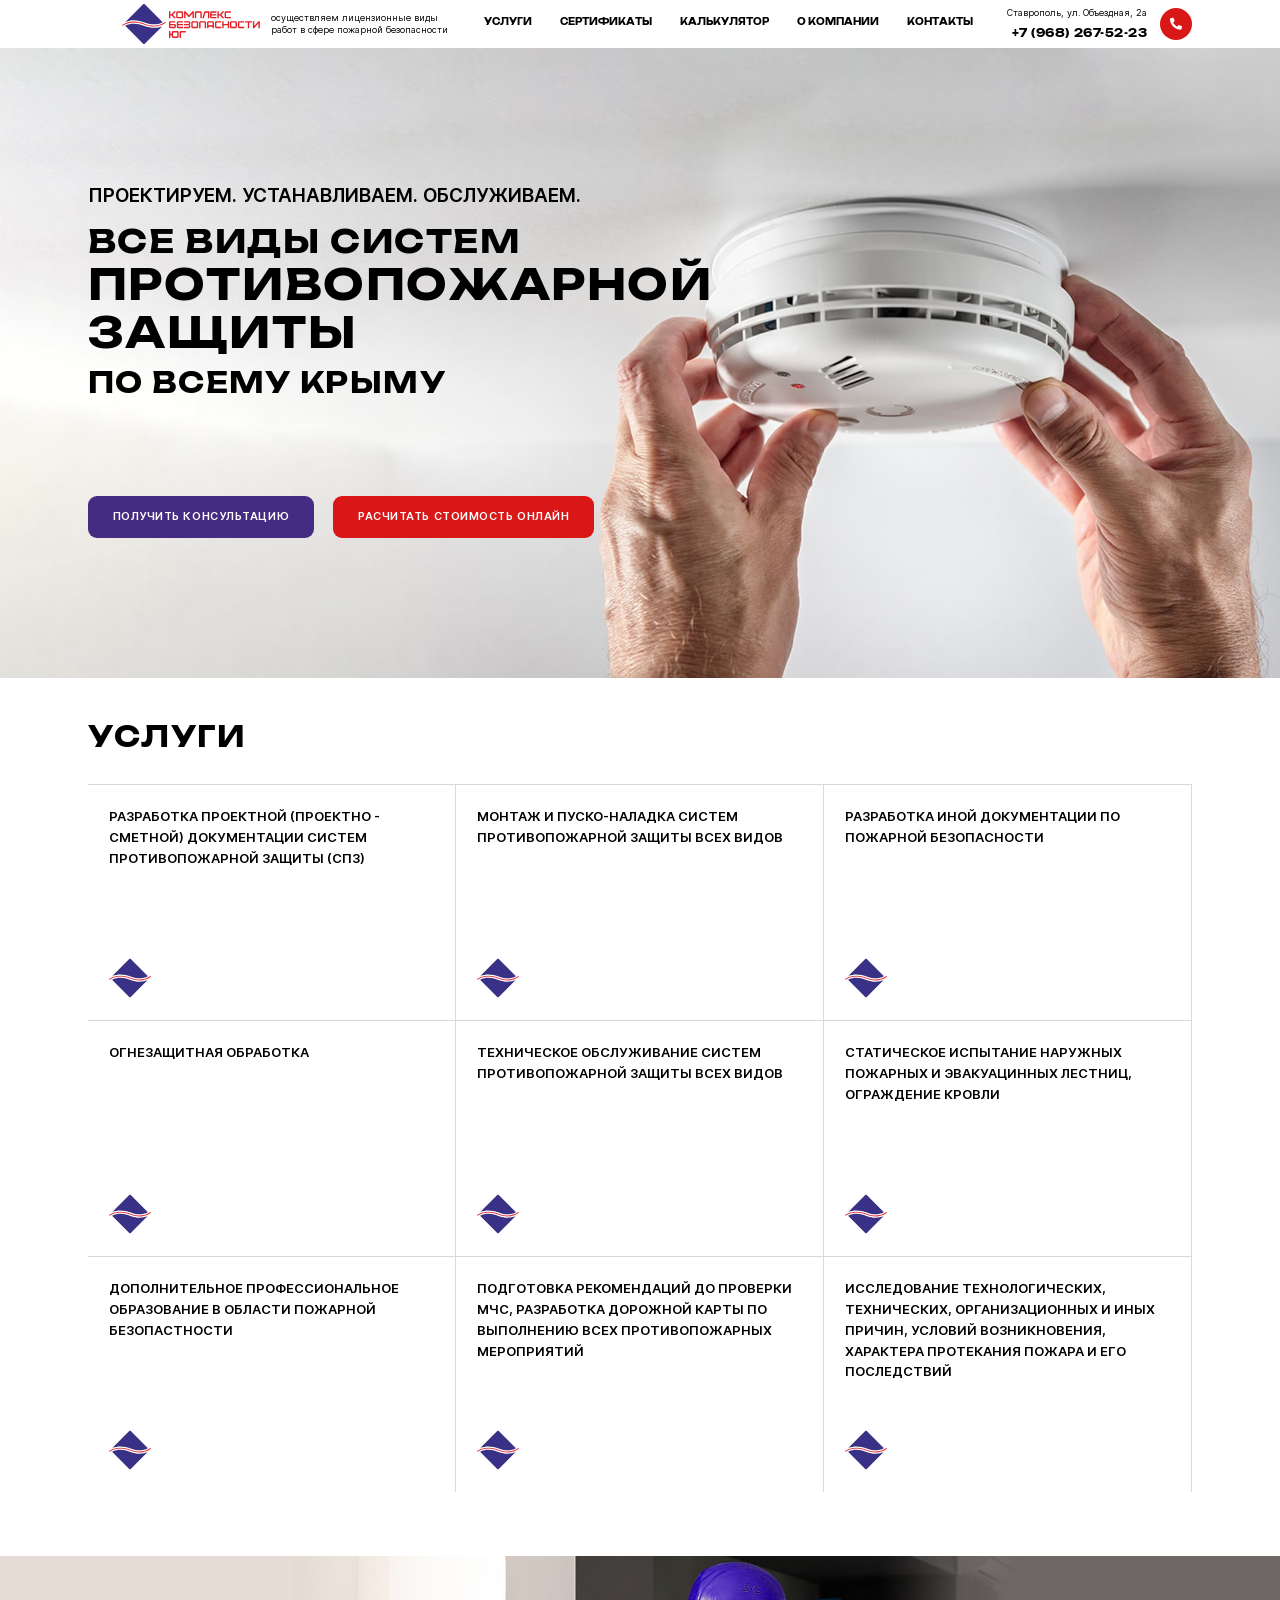
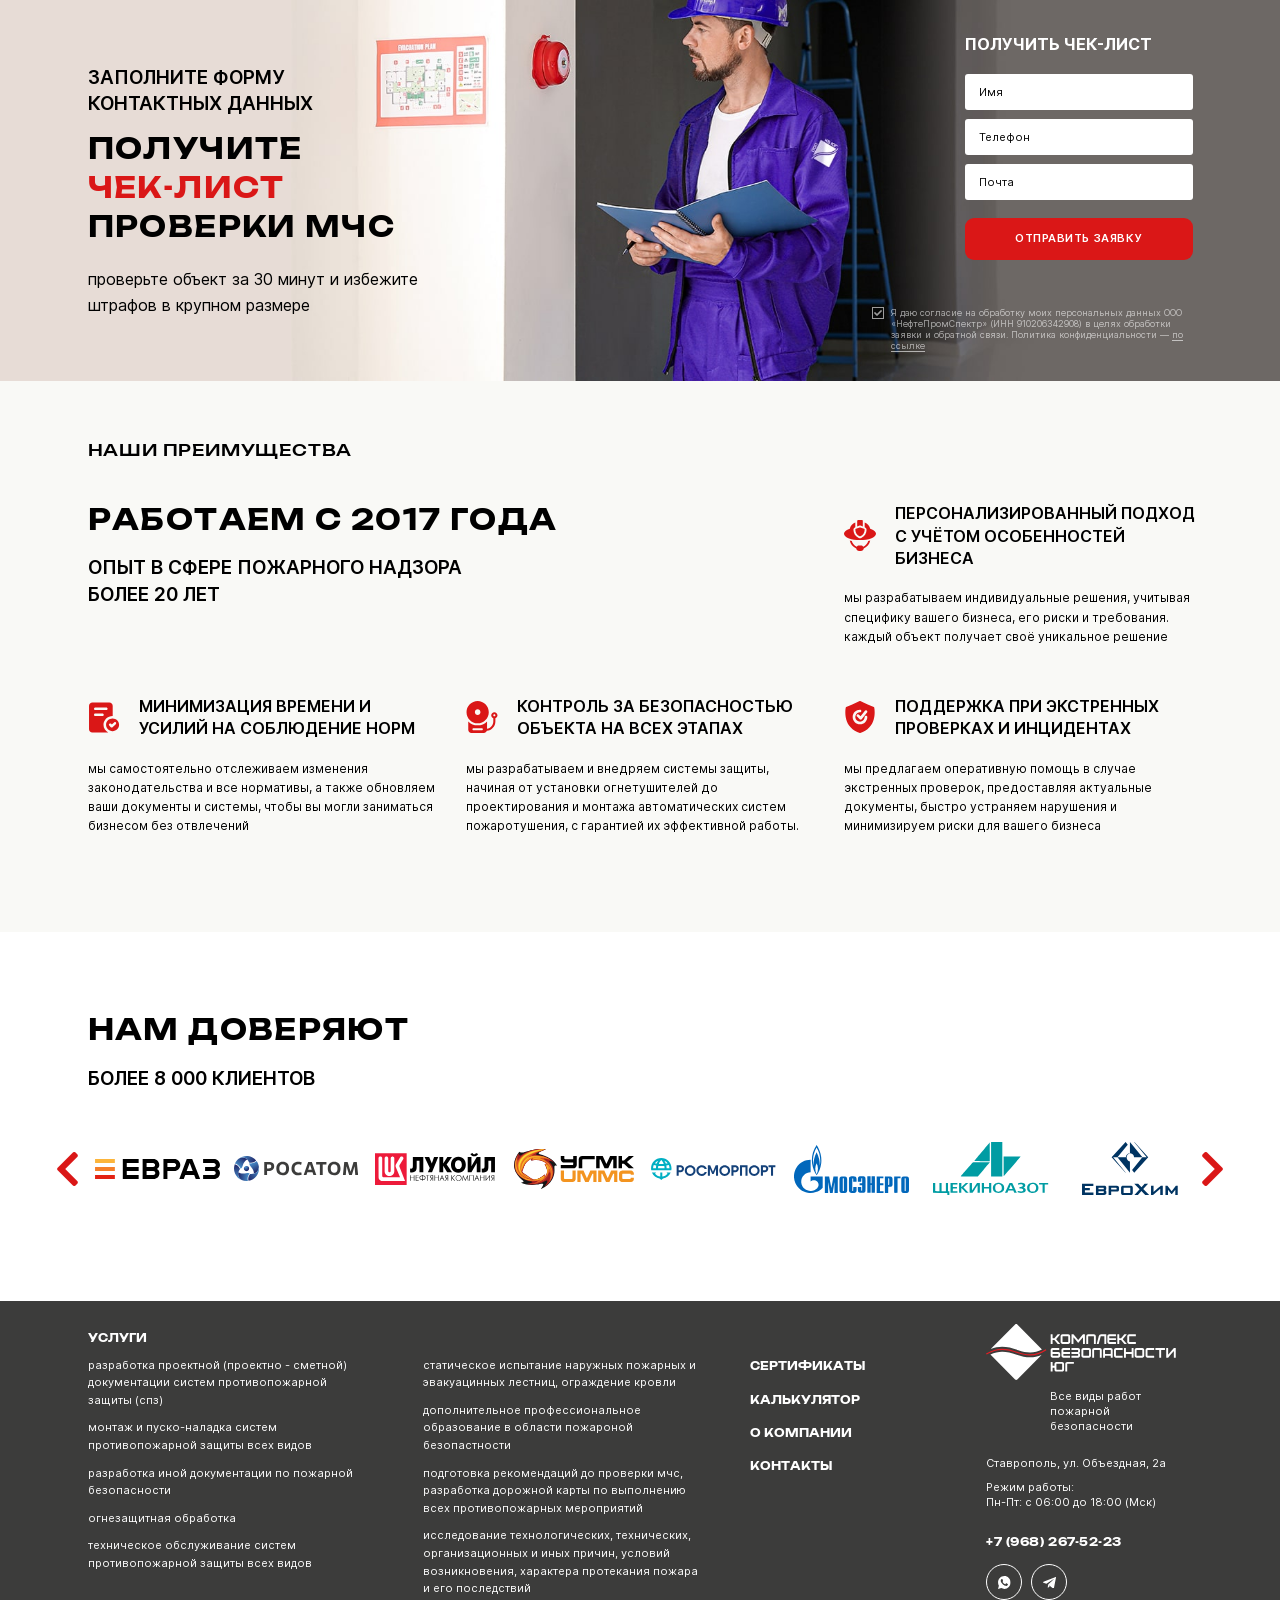
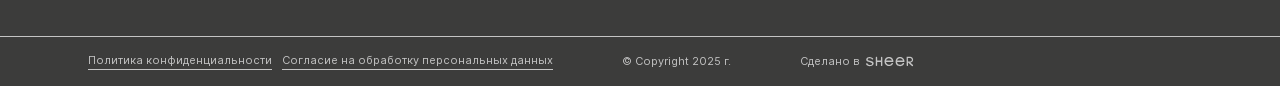
<file: index.html>
<!DOCTYPE html>
<!--[if lt IE 7]><html lang="ru" class="lt-ie9 lt-ie8 lt-ie7"><![endif]-->
<!--[if IE 7]><html lang="ru" class="lt-ie9 lt-ie8"><![endif]-->
<!--[if IE 8]><html lang="ru" class="lt-ie9"><![endif]-->
<!--[if gt IE 8]><!-->
<html lang="ru">
<!--<![endif]-->
<head>
	<meta charset="utf-8" />
	<title>Заголовок</title>
	<meta http-equiv="X-UA-Compatible" content="IE=edge" />
	<meta name="viewport" content="width=device-width, initial-scale=1, maximum-scale=1">
	<meta name="format-detection" content="telephone=no" />
	<link rel="shortcut icon" href="favicon.png" />
	<link rel="stylesheet" href="libs/bootstrap/bootstrap-grid.css" />
	<link rel="stylesheet" href="libs/fontawesome-free-5.12.0-web/css/all.min.css" />
	<link rel="stylesheet" href="libs/fancybox-master/dist/jquery.fancybox.min.css" />
	<link rel="stylesheet" href="libs/slick-1.5.9/slick/slick.css" />
	<link rel="stylesheet" href="css/fonts.css" />
	<link rel="stylesheet" href="css/main.css?ver=1.2" />
	<link rel="stylesheet" href="css/media.css?ver=1.2" />
</head>
<body>

	<div class="wrapper">

		<header class="header">
			<div class="container">
				<div class="header__wrapper">
					<div class="sandwich">
						<div class="sw-topper"></div>
						<div class="sw-bottom"></div>
						<div class="sw-footer"></div>
					</div>
					<div class="logo-wrap">
						<a href="#" class="logo">
							<img src="img/logo.svg" alt="alt">
						</a>
						<div class="logo-descr">осуществляем лицензионные виды работ в сфере пожарной безопасности</div>
					</div>
					<nav class="menu">
						<ul class="menu__list">
							<li><a href="#">услуги</a></li>
							<li><a href="#">сертификаты</a></li>
							<li><a href="#">калькулятор</a></li>
							<li><a href="#">о компании</a></li>
							<li><a href="#">контакты</a></li>
						</ul>
					</nav>
					<div class="header__contacts">
						<div class="header__info">
							<div class="header__location">Ставрополь, ул. Объездная, 2а</div>
							<a href="tel:+79682675223" class="phone-main">+7 (968) 267-52-23</a>
						</div>
						<a href="tel:+79682675223" class="btn-phone"><i class="fas fa-phone-alt"></i></a>
					</div>
				</div>
			</div>
			<div class="menu-mobile">
				<nav class="menu">
				<ul class="menu__list">
					<li><a href="#">услуги</a></li>
					<li><a href="#">сертификаты</a></li>
					<li><a href="#">калькулятор</a></li>
					<li><a href="#">о компании</a></li>
					<li><a href="#">контакты</a></li>
				</ul>
			</nav>
				<div class="header__info">
					<div class="header__location">Ставрополь, ул. Объездная, 2а</div>
					<a href="tel:+79682675223" class="phone-main">+7 (968) 267-52-23</a>
				</div>
			</div>
			<div class="menu-overlay"></div>
		</header>

		<section class="billbord">
			<div class="container">
				<div class="billbord__content">
					<h3 class="billbord__descr">Проектируем. устанавливаем. обслуживаем.</h3>
					<h1 class="billbord__title">все виды систем <strong>ПРОТИВОПОЖАРНОЙ ЗАЩИТЫ</strong> </h1>
					<h2 class="billbord__subtitle">по всему Крыму</h2>
					<div class="billbord__buttons">
						<a href="#" class="btn-main">получить консультацию</a>
						<a href="#" class="btn-main btn-main_secondary">расчитать стоимость онлайн</a>
					</div>
				</div>
			</div>
		</section>

		<section class="services">
			<div class="container">
				<h2 class="title-section">Услуги</h2>
				<div class="row row_services">
					<div class="col-lg-4">
						<a href="#" class="item-service">
							<span class="item-service__title">РАЗРАБОТКА ПРОЕКТНОЙ (ПРОЕКТНО - СМЕТНОЙ) ДОКУМЕНТАЦИИ СИСТЕМ ПРОТИВОПОЖАРНОЙ ЗАЩИТЫ (СПЗ)</span>
							<div class="item-service__image">
								<img src="img/service1.jpg" alt="alt">
							</div>
							<span class="item-service__logo"></span>
						</a>
					</div>
					<div class="col-lg-4">
						<a href="#" class="item-service">
							<span class="item-service__title">МОНТАЖ И ПУСКО-НАЛАДКА СИСТЕМ ПРОТИВОПОЖАРНОЙ ЗАЩИТЫ ВСЕХ ВИДОВ</span>
							<div class="item-service__image">
								<img src="img/service2.jpg" alt="alt">
							</div>
							<span class="item-service__logo"></span>
						</a>
					</div>
					<div class="col-lg-4">
						<a href="#" class="item-service">
							<span class="item-service__title">РАЗРАБОТКА ИНОЙ ДОКУМЕНТАЦИИ ПО ПОЖАРНОЙ БЕЗОПАСНОСТИ</span>
							<div class="item-service__image">
								<img src="img/service3.jpg" alt="alt">
							</div>
							<span class="item-service__logo"></span>
						</a>
					</div>
					<div class="col-lg-4">
						<a href="#" class="item-service">
							<span class="item-service__title">ОГНЕЗАЩИТНАЯ ОБРАБОТКА</span>
							<div class="item-service__image">
								<img src="img/service4.jpg" alt="alt">
							</div>
							<span class="item-service__logo"></span>
						</a>
					</div>
					<div class="col-lg-4">
						<a href="#" class="item-service">
							<span class="item-service__title">ТЕХНИЧЕСКОЕ ОБСЛУЖИВАНИЕ СИСТЕМ ПРОТИВОПОЖАРНОЙ ЗАЩИТЫ ВСЕХ ВИДОВ</span>
							<div class="item-service__image">
								<img src="img/service5.jpg" alt="alt">
							</div>
							<span class="item-service__logo"></span>
						</a>
					</div>
					<div class="col-lg-4">
						<a href="#" class="item-service">
							<span class="item-service__title">СТАТИЧЕСКОЕ ИСПЫТАНИЕ НАРУЖНЫХ ПОЖАРНЫХ И ЭВАКУАЦИННЫХ ЛЕСТНИЦ, ОГРАЖДЕНИЕ КРОВЛИ</span>
							<div class="item-service__image">
								<img src="img/service6.jpg" alt="alt">
							</div>
							<span class="item-service__logo"></span>
						</a>
					</div>
					<div class="col-lg-4">
						<a href="#" class="item-service">
							<span class="item-service__title">ДОПОЛНИТЕЛЬНОЕ ПРОФЕССИОНАЛЬНОЕ ОБРАЗОВАНИЕ В ОБЛАСТИ ПОЖАРНОЙ БЕЗОПАСТНОСТИ</span>
							<div class="item-service__image">
								<img src="img/service7.jpg" alt="alt">
							</div>
							<span class="item-service__logo"></span>
						</a>
					</div>
					<div class="col-lg-4">
						<a href="#" class="item-service">
							<span class="item-service__title">ПОДГОТОВКА РЕКОМЕНДАЦИЙ ДО ПРОВЕРКИ МЧС, РАЗРАБОТКА ДОРОЖНОЙ КАРТЫ ПО ВЫПОЛНЕНИЮ ВСЕХ ПРОТИВОПОЖАРНЫХ МЕРОПРИЯТИЙ</span>
							<div class="item-service__image">
								<img src="img/service8.jpg" alt="alt">
							</div>
							<span class="item-service__logo"></span>
						</a>
					</div>
					<div class="col-lg-4">
						<a href="#" class="item-service">
							<span class="item-service__title">ИССЛЕДОВАНИЕ ТЕХНОЛОГИЧЕСКИХ, ТЕХНИЧЕСКИХ, ОРГАНИЗАЦИОННЫХ И ИНЫХ ПРИЧИН, УСЛОВИЙ ВОЗНИКНОВЕНИЯ, ХАРАКТЕРА ПРОТЕКАНИЯ ПОЖАРА И ЕГО ПОСЛЕДСТВИЙ</span>
							<div class="item-service__image">
								<img src="img/service9.jpg" alt="alt">
							</div>
							<span class="item-service__logo"></span>
						</a>
					</div>
				</div>
			</div>
		</section>

		<section class="callback">
			<div class="container">
				<div class="callback__wrapper">
					<div class="callback__content">
						<div class="descr-title">Заполните форму контактных данных</div>
						<h2 class="title-section">получите <br><span>чек-лист</span> проверки МЧС</h2>
						<div class="descr-small">проверьте объект за 30 минут и избежите штрафов в крупном размере</div>
					</div>
					<div class="callback__form">
						<form>
							<div class="callback__inner">
								<div class="title-form">Получить чек-лист</div>
								<div class="item-form">
									<input type="text" placeholder="Имя" required>
								</div>
								<div class="item-form">
									<input type="tel" placeholder="Телефон" class="input-phone" inputmode="numeric" required>
								</div>
								<div class="item-form">
									<input type="email" placeholder="Почта" inputmode="email" required>
								</div>
								<input type="submit" class="btn-main btn-main_secondary" value="отправить заявку">
							</div>
							<div class="checkbox">
								<label>
									<input type="checkbox" required checked />
									<span>Я даю согласие на обработку моих персональных данных ООО «НефтеПромСпектр» (ИНН 910206342908) в целях обработки заявки и обратной связи. Политика конфиденциальности — <a href="#">по ссылке</a></span>
								</label>
							</div>
						</form>
					</div>
				</div>
			</div>
		</section>

		<section class="advantages">
			<div class="container">
				<div class="title-middle">Наши преимущества</div>
				<div class="row row_advantages">
					<div class="col-lg-8">
						<h2 class="title-section">Работаем с 2017 года</h2>
						<div class="descr-title">ОПЫТ В СФЕРЕ ПОЖАРНОГО НАДЗОРА БОЛЕЕ 20 ЛЕТ</div>
					</div>
					<div class="col-lg-4">
						<div class="item-advantage">
							<div class="item-advantage__head">
								<div class="item-advantage__icon">
									<img src="img/ic_avd1.svg" alt="alt">
								</div>
								<div class="title-block">Персонализированный подход с учётом особенностей бизнеса</div>
							</div>
							<p>Мы разрабатываем индивидуальные решения, учитывая специфику вашего бизнеса, его риски и требования. Каждый объект получает своё уникальное решение</p>
						</div>
					</div>
					<div class="col-lg-4">
						<div class="item-advantage">
							<div class="item-advantage__head">
								<div class="item-advantage__icon">
									<img src="img/ic_avd2.svg" alt="alt">
								</div>
								<div class="title-block">Минимизация времени и усилий на соблюдение норм</div>
							</div>
							<p>Мы самостоятельно отслеживаем изменения законодательства и все нормативы, а также обновляем ваши документы и системы, чтобы вы могли заниматься бизнесом без отвлечений</p>
						</div>
					</div>
					<div class="col-lg-4">
						<div class="item-advantage">
							<div class="item-advantage__head">
								<div class="item-advantage__icon">
									<img src="img/ic_avd3.svg" alt="alt">
								</div>
								<div class="title-block">контроль за безопасностью объекта на всех этапах</div>
							</div>
							<p>Мы разрабатываем и внедряем системы защиты, начиная от установки огнетушителей до проектирования и монтажа автоматических систем пожаротушения, с гарантией их эффективной работы.</p>
						</div>
					</div>
					<div class="col-lg-4">
						<div class="item-advantage">
							<div class="item-advantage__head">
								<div class="item-advantage__icon">
									<img src="img/ic_avd4.svg" alt="alt">
								</div>
								<div class="title-block">Поддержка при экстренных проверках и инцидентах</div>
							</div>
							<p>Мы предлагаем оперативную помощь в случае экстренных проверок, предоставляя актуальные документы, быстро устраняем нарушения и минимизируем риски для вашего бизнеса</p>
						</div>
					</div>
				</div>
			</div>
		</section>

		<section class="clients">
			<div class="container">
				<h2 class="title-section">Нам Доверяют</h2>
				<div class="descr-title">более 8 000 клиентов</div>
				<div class="slider-clients">
					<div>
						<div class="item-client">
							<img src="img/client1.svg" alt="alt">
						</div>
					</div>
					<div>
						<div class="item-client">
							<img src="img/client2.svg" alt="alt">
						</div>
					</div>
					<div>
						<div class="item-client">
							<img src="img/client3.svg" alt="alt">
						</div>
					</div>
					<div>
						<div class="item-client">
							<img src="img/client4.svg" alt="alt">
						</div>
					</div>
					<div>
						<div class="item-client">
							<img src="img/client5.svg" alt="alt">
						</div>
					</div>
					<div>
						<div class="item-client">
							<img src="img/client6.svg" alt="alt">
						</div>
					</div>
					<div>
						<div class="item-client">
							<img src="img/client7.svg" alt="alt">
						</div>
					</div>
					<div>
						<div class="item-client">
							<img src="img/client8.svg" alt="alt">
						</div>
					</div>
					<div>
						<div class="item-client">
							<img src="img/client1.svg" alt="alt">
						</div>
					</div>
					<div>
						<div class="item-client">
							<img src="img/client2.svg" alt="alt">
						</div>
					</div>
					<div>
						<div class="item-client">
							<img src="img/client3.svg" alt="alt">
						</div>
					</div>
					<div>
						<div class="item-client">
							<img src="img/client4.svg" alt="alt">
						</div>
					</div>
					<div>
						<div class="item-client">
							<img src="img/client5.svg" alt="alt">
						</div>
					</div>
					<div>
						<div class="item-client">
							<img src="img/client6.svg" alt="alt">
						</div>
					</div>
					<div>
						<div class="item-client">
							<img src="img/client7.svg" alt="alt">
						</div>
					</div>
					<div>
						<div class="item-client">
							<img src="img/client8.svg" alt="alt">
						</div>
					</div>
				</div>
			</div>
		</section>

		<footer class="footer">
			<div class="container">
				<div class="row">
					<div class="col-lg-7">
						<div class="show-mob">
							<a href="#" class="footer__logo">
								<img src="img/logo2.svg" alt="alt">
							</a>
							<div class="footer__logo-descr">Все виды работ пожарной безопасности</div>
						</div>
						<div class="footer__title footer__title_haschild">услуги <i class="far fa-chevron-down"></i></div>
						<div class="footer__content">
							<ul class="footer__nav">
								<li><a href="#">РАЗРАБОТКА ПРОЕКТНОЙ (ПРОЕКТНО - СМЕТНОЙ) ДОКУМЕНТАЦИИ СИСТЕМ ПРОТИВОПОЖАРНОЙ ЗАЩИТЫ (СПЗ)</a></li>
								<li><a href="#">МОНТАЖ И ПУСКО-НАЛАДКА СИСТЕМ ПРОТИВОПОЖАРНОЙ ЗАЩИТЫ ВСЕХ ВИДОВ</a></li>
								<li><a href="#">РАЗРАБОТКА ИНОЙ ДОКУМЕНТАЦИИ ПО ПОЖАРНОЙ БЕЗОПАСНОСТИ</a></li>
								<li><a href="#">ОГНЕЗАЩИТНАЯ ОБРАБОТКА</a></li>
								<li><a href="#">ТЕХНИЧЕСКОЕ ОБСЛУЖИВАНИЕ СИСТЕМ ПРОТИВОПОЖАРНОЙ ЗАЩИТЫ ВСЕХ ВИДОВ</a></li>
								<li><a href="#">СТАТИЧЕСКОЕ ИСПЫТАНИЕ НАРУЖНЫХ ПОЖАРНЫХ И ЭВАКУАЦИННЫХ ЛЕСТНИЦ, ОГРАЖДЕНИЕ КРОВЛИ</a></li>
								<li><a href="#">ДОПОЛНИТЕЛЬНОЕ ПРОФЕССИОНАЛЬНОЕ ОБРАЗОВАНИЕ В ОБЛАСТИ ПОЖАРОНОЙ БЕЗОПАСТНОСТИ </a></li>
								<li><a href="#">ПОДГОТОВКА РЕКОМЕНДАЦИЙ ДО ПРОВЕРКИ МЧС, РАЗРАБОТКА ДОРОЖНОЙ КАРТЫ ПО ВЫПОЛНЕНИЮ ВСЕХ ПРОТИВОПОЖАРНЫХ МЕРОПРИЯТИЙ</a></li>
								<li><a href="#">ИССЛЕДОВАНИЕ ТЕХНОЛОГИЧЕСКИХ, ТЕХНИЧЕСКИХ, ОРГАНИЗАЦИОННЫХ И ИНЫХ ПРИЧИН, УСЛОВИЙ ВОЗНИКНОВЕНИЯ, ХАРАКТЕРА ПРОТЕКАНИЯ ПОЖАРА И ЕГО ПОСЛЕДСТВИЙ</a></li>
							</ul>
						</div>
					</div>
					<div class="col-lg-5">
						<div class="row">
							<div class="col-lg-6">
								<ul class="footer__menu">
									<li><a href="#">сертификаты</a></li>
									<li><a href="#">калькулятор</a></li>
									<li><a href="#">о компании</a></li>
									<li><a href="#">контакты</a></li>
								</ul>
							</div>
							<div class="col-lg-6">
								<div class="hidden-mob">
									<a href="#" class="footer__logo">
										<img src="img/logo2.svg" alt="alt">
									</a>
									<div class="footer__logo-descr">Все виды работ пожарной безопасности</div>
								</div>
								<div class="footer__location">Ставрополь, ул. Объездная, 2а</div>
								<div class="footer__time">Режим работы: <br>Пн-Пт: с 06:00 до 18:00 (Мск)</div>
								<a href="tel:+79682675223" class="phone-main">+7 (968) 267-52-23</a>
								<ul class="socials-list">
									<li>
										<a href="#" target="_blank">
											<svg width="20" height="20" viewBox="0 0 20 20" fill="none" xmlns="http://www.w3.org/2000/svg"><g clip-path="url(#clip0_47_487)"><path d="M16.5795 2.90179C14.7495 1.02679 12.3312 0 9.73856 0C4.42266 0 0.087146 4.44196 0.087146 9.91071C0.087146 11.6518 0.522876 13.3482 1.37255 14.8661L0 20L5.11983 18.6384C6.53595 19.442 8.12636 19.8438 9.73856 19.8438C15.0545 19.8438 19.4118 15.4018 19.4118 9.93304C19.4118 7.25446 18.4096 4.77679 16.5795 2.90179ZM15.0327 13.9062C14.8148 14.5536 13.7255 15.1339 13.2026 15.2232C12.7451 15.2902 12.1569 15.3125 11.5033 15.1116C11.1111 14.9777 10.61 14.8214 9.95643 14.5312C7.23312 13.3259 5.44662 10.5134 5.3159 10.3348C5.18519 10.1339 4.20479 8.81696 4.20479 7.45536C4.20479 6.09375 4.92375 5.40179 5.1634 5.13393C5.40305 4.84375 5.70806 4.77679 5.88235 4.77679C6.05665 4.77679 6.25272 4.77679 6.40523 4.77679C6.57952 4.77679 6.79739 4.70982 7.01525 5.24554C7.23312 5.80357 7.77778 7.16518 7.84314 7.29911C7.9085 7.43304 7.95207 7.61161 7.86492 7.79018C7.77778 7.99107 7.73421 8.10268 7.60349 8.25893C7.45098 8.41518 7.32026 8.61607 7.18954 8.75C7.05882 8.88393 6.92811 9.04018 7.08061 9.30804C7.23312 9.57589 7.77778 10.4911 8.58388 11.2277C9.60784 12.1875 10.5011 12.4777 10.7625 12.6116C11.024 12.7455 11.1983 12.7232 11.3508 12.5446C11.5033 12.3438 12.0261 11.7188 12.2004 11.4509C12.3747 11.183 12.5708 11.2277 12.8105 11.317C13.0501 11.4062 14.4009 12.0759 14.6623 12.2098C14.9455 12.3438 15.1198 12.4107 15.1852 12.5893C15.2505 12.7009 15.2505 13.2589 15.0327 13.9062Z" fill="white"/></g><defs><clipPath id="clip0_47_487"><rect width="19.4118" height="20" fill="white"/></clipPath></defs></svg>
										</a>
									</li>
									<li>
										<a href="#" target="_blank">
											<svg width="16" height="14" viewBox="0 0 16 14" fill="none" xmlns="http://www.w3.org/2000/svg"><g clip-path="url(#clip0_47_482)"><path d="M14.8375 0.155891L0.626521 5.80105C0.626521 5.80105 -0.0476661 6.03224 0.00541955 6.46234C0.0585051 6.89245 0.605287 7.09137 0.605287 7.09137L4.17795 8.31181L4.18326 8.31718V8.31181L12.7619 2.7903C12.7619 2.7903 13.2556 2.48385 13.2397 2.7903C13.2397 2.7903 13.3299 2.84406 13.0645 3.09675C12.799 3.34944 6.32261 9.24191 6.32261 9.24191L6.31199 9.35482L12.1408 13.8817C13.1123 14.3118 13.4679 13.414 13.4679 13.414L16.0001 0.4946C16.0001 -0.365615 14.8322 0.155891 14.8375 0.155891Z" fill="white"/><path d="M8.54148 11.086L6.23225 13.2204C6.23225 13.2204 6.05176 13.3602 5.85535 13.2741L6.29596 9.31177" fill="white"/></g><defs><clipPath id="clip0_47_482"><rect width="16" height="14" fill="white"/></clipPath></defs></svg>
										</a>
									</li>
								</ul>
							</div>
						</div>
					</div>
				</div>
			</div>
			<div class="footer__bottom">
				<div class="container">
					<div class="footer__wrapper">
						<div class="footer__links">
							<a href="#">Политика конфиденциальности</a>
							<a href="#">Согласие на обработку персональных данных</a>
						</div>
						<div class="copyright">© Copyright 2025 г.</div>
						<div class="create">Сделано в <a href="#" target="_blank"><img src="img/sheer.svg" alt="alt"></a></div>
					</div>
				</div>
			</div>
		</footer>
		
	</div>


	<script src="libs/jquery/jquery-3.6.0.min.js"></script>
	<script src="libs/fancybox-master/dist/jquery.fancybox.min.js"></script>
	<script src="libs/slick-1.5.9/slick/slick.min.js"></script>
	<script src="libs/mask/jquery.maskedinput.js"></script>
	<script src="js/common.js?ver=1.2"></script>
	<!-- Yandex.Metrika counter --><!-- /Yandex.Metrika counter -->
	<!-- Google Analytics counter --><!-- /Google Analytics counter -->
</body>
</html>
</file>
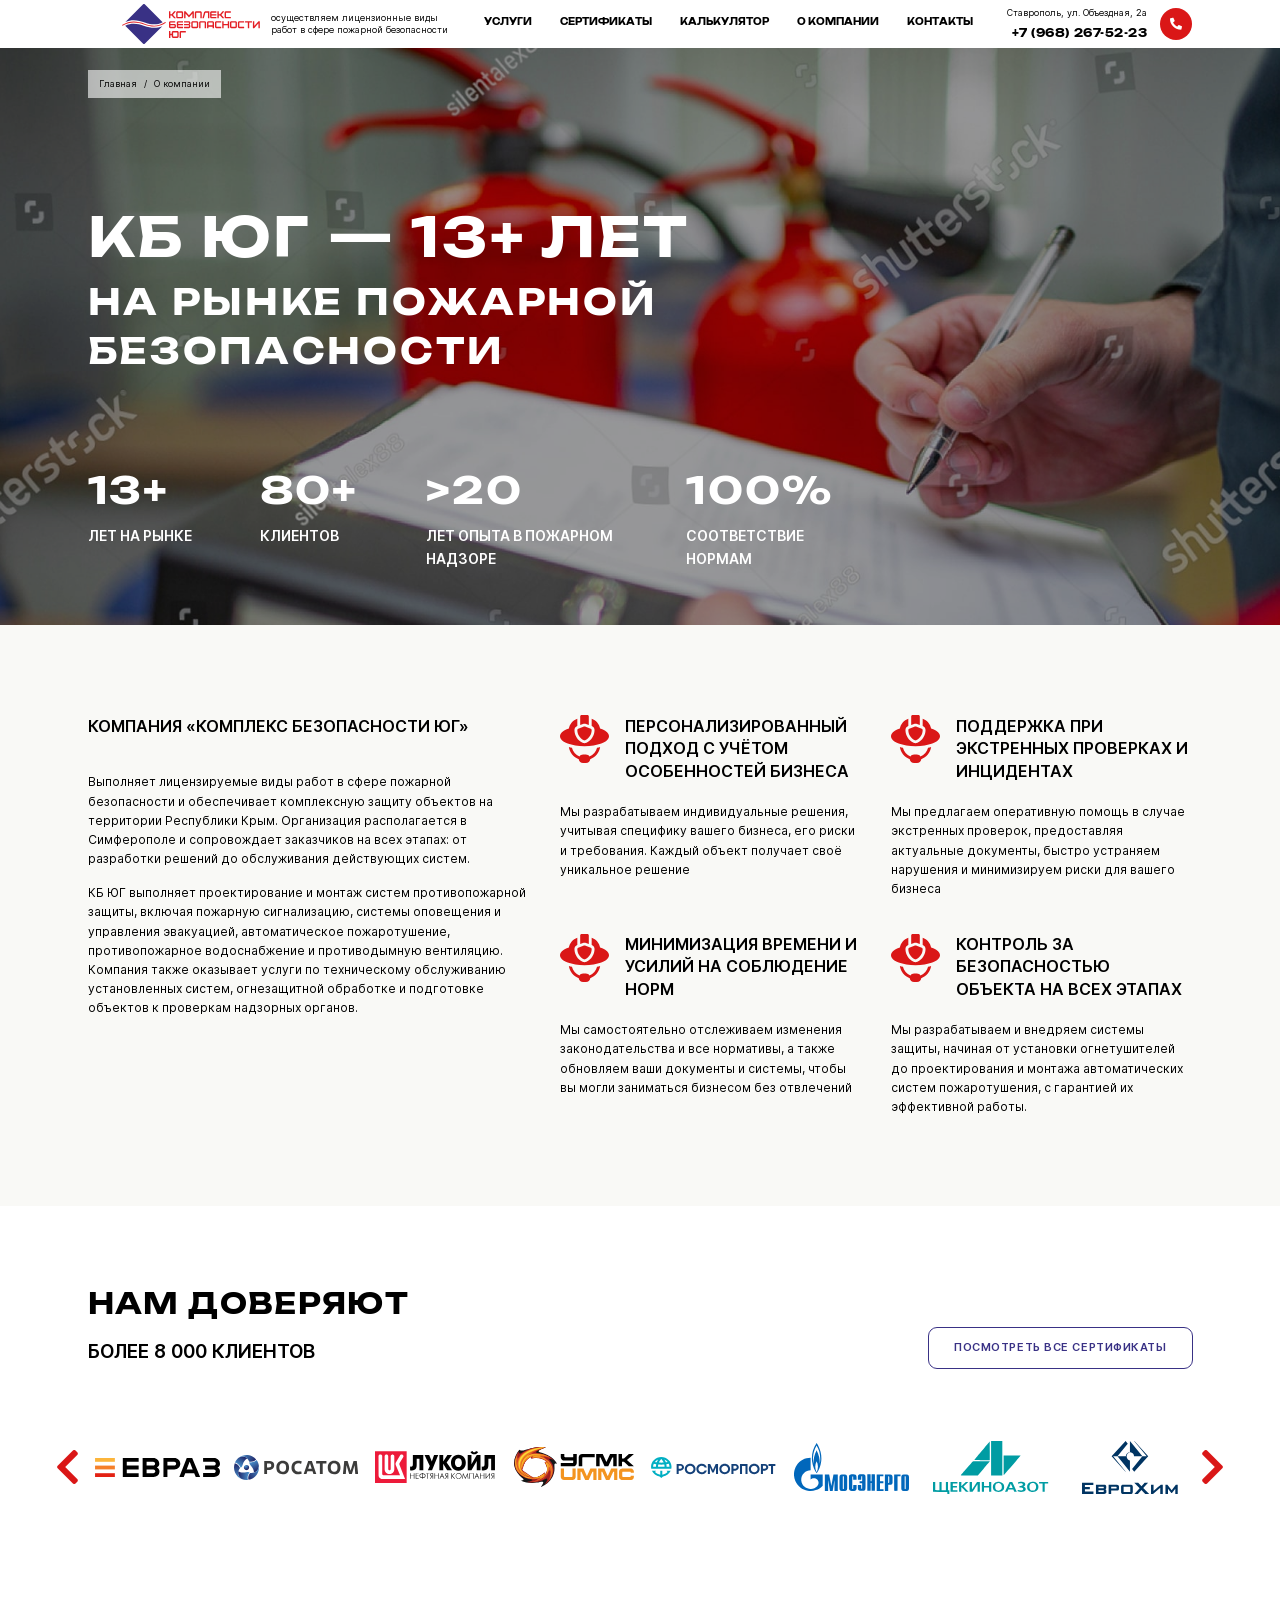
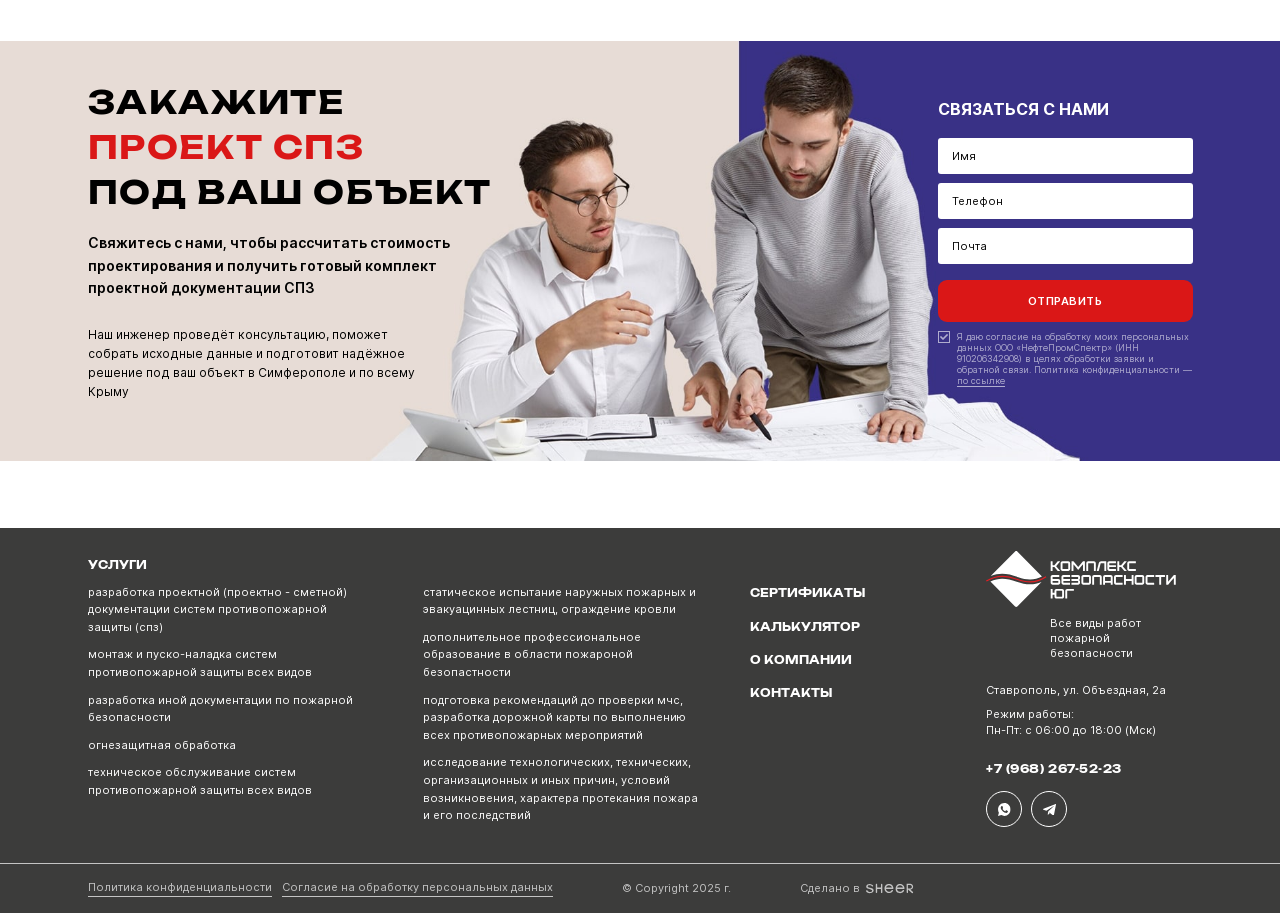
<file: about.html>
<!DOCTYPE html>
<!--[if lt IE 7]><html lang="ru" class="lt-ie9 lt-ie8 lt-ie7"><![endif]-->
<!--[if IE 7]><html lang="ru" class="lt-ie9 lt-ie8"><![endif]-->
<!--[if IE 8]><html lang="ru" class="lt-ie9"><![endif]-->
<!--[if gt IE 8]><!-->
<html lang="ru">
<!--<![endif]-->
<head>
	<meta charset="utf-8" />
	<title>Заголовок</title>
	<meta http-equiv="X-UA-Compatible" content="IE=edge" />
	<meta name="viewport" content="width=device-width, initial-scale=1, maximum-scale=1">
	<meta name="format-detection" content="telephone=no" />
	<link rel="shortcut icon" href="favicon.png" />
	<link rel="stylesheet" href="libs/bootstrap/bootstrap-grid.css" />
	<link rel="stylesheet" href="libs/fontawesome-free-5.12.0-web/css/all.min.css" />
	<link rel="stylesheet" href="libs/fancybox-master/dist/jquery.fancybox.min.css" />
	<link rel="stylesheet" href="libs/slick-1.5.9/slick/slick.css" />
	<link rel="stylesheet" href="css/fonts.css" />
	<link rel="stylesheet" href="css/main.css?ver=1.3" />
	<link rel="stylesheet" href="css/media.css?ver=1.3" />
</head>
<body>

	<div class="wrapper">

		<header class="header">
			<div class="container">
				<div class="header__wrapper">
					<div class="sandwich">
						<div class="sw-topper"></div>
						<div class="sw-bottom"></div>
						<div class="sw-footer"></div>
					</div>
					<div class="logo-wrap">
						<a href="#" class="logo">
							<img src="img/logo.svg" alt="alt">
						</a>
						<div class="logo-descr">осуществляем лицензионные виды работ в сфере пожарной безопасности</div>
					</div>
					<nav class="menu">
						<ul class="menu__list">
							<li><a href="#">услуги</a></li>
							<li><a href="#">сертификаты</a></li>
							<li><a href="#">калькулятор</a></li>
							<li><a href="#">о компании</a></li>
							<li><a href="#">контакты</a></li>
						</ul>
					</nav>
					<div class="header__contacts">
						<div class="header__info">
							<div class="header__location">Ставрополь, ул. Объездная, 2а</div>
							<a href="tel:+79682675223" class="phone-main">+7 (968) 267-52-23</a>
						</div>
						<a href="tel:+79682675223" class="btn-phone"><i class="fas fa-phone-alt"></i></a>
					</div>
				</div>
			</div>
			<div class="menu-mobile">
				<nav class="menu">
				<ul class="menu__list">
					<li><a href="#">услуги</a></li>
					<li><a href="#">сертификаты</a></li>
					<li><a href="#">калькулятор</a></li>
					<li><a href="#">о компании</a></li>
					<li><a href="#">контакты</a></li>
				</ul>
			</nav>
				<div class="header__info">
					<div class="header__location">Ставрополь, ул. Объездная, 2а</div>
					<a href="tel:+79682675223" class="phone-main">+7 (968) 267-52-23</a>
				</div>
			</div>
			<div class="menu-overlay"></div>
		</header>

		<section class="billbord-page billbord-page--about">
			<div class="container">
				<div class="billbord-page__content">
					<ul class="breadcrumbs">
						<li><a href="#">Главная</a></li>
						<li>О компании</li>
					</ul>
					<h1 class="billbord-page__title">КБ ЮГ — 13+ лет <span>на рынке пожарной безопасности</span></h1>
				</div>
				<div class="billbord-page__items">
					<div class="billbord-page__item">
						<div class="billbord-page__value">13+</div>
						<p>лет на рынке</p>
					</div>
					<div class="billbord-page__item">
						<div class="billbord-page__value">80+</div>
						<p>клиентов</p>
					</div>
					<div class="billbord-page__item">
						<div class="billbord-page__value">>20</div>
						<p>лет опыта в пожарном надзоре</p>
					</div>
					<div class="billbord-page__item">
						<div class="billbord-page__value">100%</div>
						<p>соответствие <br>нормам</p>
					</div>
				</div>
			</div>
		</section>

		<section class="page-about">
			<div class="container">
				<div class="row">
					<div class="col-lg-5">
						<div class="page-about__content">
							<div class="title-block">Компания «Комплекс Безопасности Юг»</div>
							<p>Выполняет лицензируемые виды работ в сфере пожарной безопасности и обеспечивает комплексную защиту объектов на территории Республики Крым. Организация располагается в Симферополе и сопровождает заказчиков на всех этапах: от разработки решений до обслуживания действующих систем.</p>
							<p>КБ ЮГ выполняет проектирование и монтаж систем противопожарной защиты, включая пожарную сигнализацию, системы оповещения и управления эвакуацией, автоматическое пожаротушение, противопожарное водоснабжение и противодымную вентиляцию. Компания также оказывает услуги по техническому обслуживанию установленных систем, огнезащитной обработке и подготовке объектов к проверкам надзорных органов.</p>
						</div>
					</div>
					<div class="col-lg-7">
						<div class="row row--units">
							<div class="col-md-6">
								<div class="unit-about">
									<div class="unit-about__head">
										<div class="unit-about__icon">
											<img src="img/ic_about1.svg" alt="alt">
										</div>
										<div class="title-block">Персонализированный подход с учётом особенностей бизнеса</div>
									</div>
									<p>Мы разрабатываем индивидуальные решения, учитывая специфику вашего бизнеса, его риски и требования. Каждый объект получает своё уникальное решение</p>
								</div>
							</div>
							<div class="col-md-6">
								<div class="unit-about">
									<div class="unit-about__head">
										<div class="unit-about__icon">
											<img src="img/ic_about1.svg" alt="alt">
										</div>
										<div class="title-block">Поддержка при экстренных проверках и инцидентах</div>
									</div>
									<p>Мы предлагаем оперативную помощь в случае экстренных проверок, предоставляя актуальные документы, быстро устраняем нарушения и минимизируем риски для вашего бизнеса</p>
								</div>
							</div>
							<div class="col-md-6">
								<div class="unit-about">
									<div class="unit-about__head">
										<div class="unit-about__icon">
											<img src="img/ic_about1.svg" alt="alt">
										</div>
										<div class="title-block">Минимизация времени и усилий на соблюдение норм</div>
									</div>
									<p>Мы самостоятельно отслеживаем изменения законодательства и все нормативы, а также обновляем ваши документы и системы, чтобы вы могли заниматься бизнесом без отвлечений</p>
								</div>
							</div>
							<div class="col-md-6">
								<div class="unit-about">
									<div class="unit-about__head">
										<div class="unit-about__icon">
											<img src="img/ic_about1.svg" alt="alt">
										</div>
										<div class="title-block">контроль за безопасностью объекта на всех этапах</div>
									</div>
									<p>Мы разрабатываем и внедряем системы защиты, начиная от установки огнетушителей до проектирования и монтажа автоматических систем пожаротушения, с гарантией их эффективной работы.</p>
								</div>
							</div>
						</div>
					</div>
				</div>
			</div>
		</section>

		<section class="clients">
			<div class="container">
				<div class="clients__head">
					<div class="clients__content">
						<h2 class="title-section">Нам Доверяют</h2>
						<div class="descr-title">более 8 000 клиентов</div>
					</div>
					<a href="#" class="btn-main btn-main_page">Посмотреть все сертификаты</a>
				</div>
				<div class="slider-clients">
					<div>
						<div class="item-client">
							<img src="img/client1.svg" alt="alt">
						</div>
					</div>
					<div>
						<div class="item-client">
							<img src="img/client2.svg" alt="alt">
						</div>
					</div>
					<div>
						<div class="item-client">
							<img src="img/client3.svg" alt="alt">
						</div>
					</div>
					<div>
						<div class="item-client">
							<img src="img/client4.svg" alt="alt">
						</div>
					</div>
					<div>
						<div class="item-client">
							<img src="img/client5.svg" alt="alt">
						</div>
					</div>
					<div>
						<div class="item-client">
							<img src="img/client6.svg" alt="alt">
						</div>
					</div>
					<div>
						<div class="item-client">
							<img src="img/client7.svg" alt="alt">
						</div>
					</div>
					<div>
						<div class="item-client">
							<img src="img/client8.svg" alt="alt">
						</div>
					</div>
					<div>
						<div class="item-client">
							<img src="img/client1.svg" alt="alt">
						</div>
					</div>
					<div>
						<div class="item-client">
							<img src="img/client2.svg" alt="alt">
						</div>
					</div>
					<div>
						<div class="item-client">
							<img src="img/client3.svg" alt="alt">
						</div>
					</div>
					<div>
						<div class="item-client">
							<img src="img/client4.svg" alt="alt">
						</div>
					</div>
					<div>
						<div class="item-client">
							<img src="img/client5.svg" alt="alt">
						</div>
					</div>
					<div>
						<div class="item-client">
							<img src="img/client6.svg" alt="alt">
						</div>
					</div>
					<div>
						<div class="item-client">
							<img src="img/client7.svg" alt="alt">
						</div>
					</div>
					<div>
						<div class="item-client">
							<img src="img/client8.svg" alt="alt">
						</div>
					</div>
				</div>
			</div>
		</section>

		<section class="consultation">
			<div class="container">
				<div class="consultation__wrapper">
					<div class="consultation__content">
						<h2 class="title-section">Закажите <span>проект СПЗ</span> под ваш объект</h2>
						<div class="consultation__descr">Свяжитесь с нами, чтобы рассчитать стоимость проектирования и получить готовый комплект проектной документации СПЗ</div>
						<div class="consultation__text">Наш инженер проведёт консультацию, поможет собрать исходные данные и подготовит надёжное решение под ваш объект в Симферополе и по всему Крыму</div>
					</div>
					<div class="consultation__form">
						<form>
							<div class="title-form">Связаться с нами</div>
							<div class="item-form">
								<input type="text" placeholder="Имя" required>
							</div>
							<div class="item-form">
								<input type="tel" placeholder="Телефон" class="input-phone" inputmode="numeric" required>
							</div>
							<div class="item-form">
								<input type="email" placeholder="Почта" inputmode="email" required>
							</div>
							<input type="submit" class="btn-main btn-main_secondary" value="отправить">
							<div class="checkbox">
								<label>
									<input type="checkbox" required checked />
									<span>Я даю согласие на обработку моих персональных данных ООО «НефтеПромСпектр» (ИНН 910206342908) в целях обработки заявки и обратной связи. Политика конфиденциальности — <a href="#">по ссылке</a></span>
								</label>
							</div>
						</form>
					</div>
				</div>
			</div>
		</section>

		<footer class="footer">
			<div class="container">
				<div class="row">
					<div class="col-lg-7">
						<div class="show-mob">
							<a href="#" class="footer__logo">
								<img src="img/logo2.svg" alt="alt">
							</a>
							<div class="footer__logo-descr">Все виды работ пожарной безопасности</div>
						</div>
						<div class="footer__title footer__title_haschild">услуги <i class="far fa-chevron-down"></i></div>
						<div class="footer__content">
							<ul class="footer__nav">
								<li><a href="#">РАЗРАБОТКА ПРОЕКТНОЙ (ПРОЕКТНО - СМЕТНОЙ) ДОКУМЕНТАЦИИ СИСТЕМ ПРОТИВОПОЖАРНОЙ ЗАЩИТЫ (СПЗ)</a></li>
								<li><a href="#">МОНТАЖ И ПУСКО-НАЛАДКА СИСТЕМ ПРОТИВОПОЖАРНОЙ ЗАЩИТЫ ВСЕХ ВИДОВ</a></li>
								<li><a href="#">РАЗРАБОТКА ИНОЙ ДОКУМЕНТАЦИИ ПО ПОЖАРНОЙ БЕЗОПАСНОСТИ</a></li>
								<li><a href="#">ОГНЕЗАЩИТНАЯ ОБРАБОТКА</a></li>
								<li><a href="#">ТЕХНИЧЕСКОЕ ОБСЛУЖИВАНИЕ СИСТЕМ ПРОТИВОПОЖАРНОЙ ЗАЩИТЫ ВСЕХ ВИДОВ</a></li>
								<li><a href="#">СТАТИЧЕСКОЕ ИСПЫТАНИЕ НАРУЖНЫХ ПОЖАРНЫХ И ЭВАКУАЦИННЫХ ЛЕСТНИЦ, ОГРАЖДЕНИЕ КРОВЛИ</a></li>
								<li><a href="#">ДОПОЛНИТЕЛЬНОЕ ПРОФЕССИОНАЛЬНОЕ ОБРАЗОВАНИЕ В ОБЛАСТИ ПОЖАРОНОЙ БЕЗОПАСТНОСТИ </a></li>
								<li><a href="#">ПОДГОТОВКА РЕКОМЕНДАЦИЙ ДО ПРОВЕРКИ МЧС, РАЗРАБОТКА ДОРОЖНОЙ КАРТЫ ПО ВЫПОЛНЕНИЮ ВСЕХ ПРОТИВОПОЖАРНЫХ МЕРОПРИЯТИЙ</a></li>
								<li><a href="#">ИССЛЕДОВАНИЕ ТЕХНОЛОГИЧЕСКИХ, ТЕХНИЧЕСКИХ, ОРГАНИЗАЦИОННЫХ И ИНЫХ ПРИЧИН, УСЛОВИЙ ВОЗНИКНОВЕНИЯ, ХАРАКТЕРА ПРОТЕКАНИЯ ПОЖАРА И ЕГО ПОСЛЕДСТВИЙ</a></li>
							</ul>
						</div>
					</div>
					<div class="col-lg-5">
						<div class="row">
							<div class="col-lg-6">
								<ul class="footer__menu">
									<li><a href="#">сертификаты</a></li>
									<li><a href="#">калькулятор</a></li>
									<li><a href="#">о компании</a></li>
									<li><a href="#">контакты</a></li>
								</ul>
							</div>
							<div class="col-lg-6">
								<div class="hidden-mob">
									<a href="#" class="footer__logo">
										<img src="img/logo2.svg" alt="alt">
									</a>
									<div class="footer__logo-descr">Все виды работ пожарной безопасности</div>
								</div>
								<div class="footer__location">Ставрополь, ул. Объездная, 2а</div>
								<div class="footer__time">Режим работы: <br>Пн-Пт: с 06:00 до 18:00 (Мск)</div>
								<a href="tel:+79682675223" class="phone-main">+7 (968) 267-52-23</a>
								<ul class="socials-list">
									<li>
										<a href="#" target="_blank">
											<svg width="20" height="20" viewBox="0 0 20 20" fill="none" xmlns="http://www.w3.org/2000/svg"><g clip-path="url(#clip0_47_487)"><path d="M16.5795 2.90179C14.7495 1.02679 12.3312 0 9.73856 0C4.42266 0 0.087146 4.44196 0.087146 9.91071C0.087146 11.6518 0.522876 13.3482 1.37255 14.8661L0 20L5.11983 18.6384C6.53595 19.442 8.12636 19.8438 9.73856 19.8438C15.0545 19.8438 19.4118 15.4018 19.4118 9.93304C19.4118 7.25446 18.4096 4.77679 16.5795 2.90179ZM15.0327 13.9062C14.8148 14.5536 13.7255 15.1339 13.2026 15.2232C12.7451 15.2902 12.1569 15.3125 11.5033 15.1116C11.1111 14.9777 10.61 14.8214 9.95643 14.5312C7.23312 13.3259 5.44662 10.5134 5.3159 10.3348C5.18519 10.1339 4.20479 8.81696 4.20479 7.45536C4.20479 6.09375 4.92375 5.40179 5.1634 5.13393C5.40305 4.84375 5.70806 4.77679 5.88235 4.77679C6.05665 4.77679 6.25272 4.77679 6.40523 4.77679C6.57952 4.77679 6.79739 4.70982 7.01525 5.24554C7.23312 5.80357 7.77778 7.16518 7.84314 7.29911C7.9085 7.43304 7.95207 7.61161 7.86492 7.79018C7.77778 7.99107 7.73421 8.10268 7.60349 8.25893C7.45098 8.41518 7.32026 8.61607 7.18954 8.75C7.05882 8.88393 6.92811 9.04018 7.08061 9.30804C7.23312 9.57589 7.77778 10.4911 8.58388 11.2277C9.60784 12.1875 10.5011 12.4777 10.7625 12.6116C11.024 12.7455 11.1983 12.7232 11.3508 12.5446C11.5033 12.3438 12.0261 11.7188 12.2004 11.4509C12.3747 11.183 12.5708 11.2277 12.8105 11.317C13.0501 11.4062 14.4009 12.0759 14.6623 12.2098C14.9455 12.3438 15.1198 12.4107 15.1852 12.5893C15.2505 12.7009 15.2505 13.2589 15.0327 13.9062Z" fill="white"/></g><defs><clipPath id="clip0_47_487"><rect width="19.4118" height="20" fill="white"/></clipPath></defs></svg>
										</a>
									</li>
									<li>
										<a href="#" target="_blank">
											<svg width="16" height="14" viewBox="0 0 16 14" fill="none" xmlns="http://www.w3.org/2000/svg"><g clip-path="url(#clip0_47_482)"><path d="M14.8375 0.155891L0.626521 5.80105C0.626521 5.80105 -0.0476661 6.03224 0.00541955 6.46234C0.0585051 6.89245 0.605287 7.09137 0.605287 7.09137L4.17795 8.31181L4.18326 8.31718V8.31181L12.7619 2.7903C12.7619 2.7903 13.2556 2.48385 13.2397 2.7903C13.2397 2.7903 13.3299 2.84406 13.0645 3.09675C12.799 3.34944 6.32261 9.24191 6.32261 9.24191L6.31199 9.35482L12.1408 13.8817C13.1123 14.3118 13.4679 13.414 13.4679 13.414L16.0001 0.4946C16.0001 -0.365615 14.8322 0.155891 14.8375 0.155891Z" fill="white"/><path d="M8.54148 11.086L6.23225 13.2204C6.23225 13.2204 6.05176 13.3602 5.85535 13.2741L6.29596 9.31177" fill="white"/></g><defs><clipPath id="clip0_47_482"><rect width="16" height="14" fill="white"/></clipPath></defs></svg>
										</a>
									</li>
								</ul>
							</div>
						</div>
					</div>
				</div>
			</div>
			<div class="footer__bottom">
				<div class="container">
					<div class="footer__wrapper">
						<div class="footer__links">
							<a href="#">Политика конфиденциальности</a>
							<a href="#">Согласие на обработку персональных данных</a>
						</div>
						<div class="copyright">© Copyright 2025 г.</div>
						<div class="create">Сделано в <a href="#" target="_blank"><img src="img/sheer.svg" alt="alt"></a></div>
					</div>
				</div>
			</div>
		</footer>
		
	</div>


	<script src="libs/jquery/jquery-3.6.0.min.js"></script>
	<script src="libs/fancybox-master/dist/jquery.fancybox.min.js"></script>
	<script src="libs/slick-1.5.9/slick/slick.min.js"></script>
	<script src="libs/mask/jquery.maskedinput.js"></script>
	<script src="js/common.js?ver=1.3"></script>
	<!-- Yandex.Metrika counter --><!-- /Yandex.Metrika counter -->
	<!-- Google Analytics counter --><!-- /Google Analytics counter -->
</body>
</html>
</file>
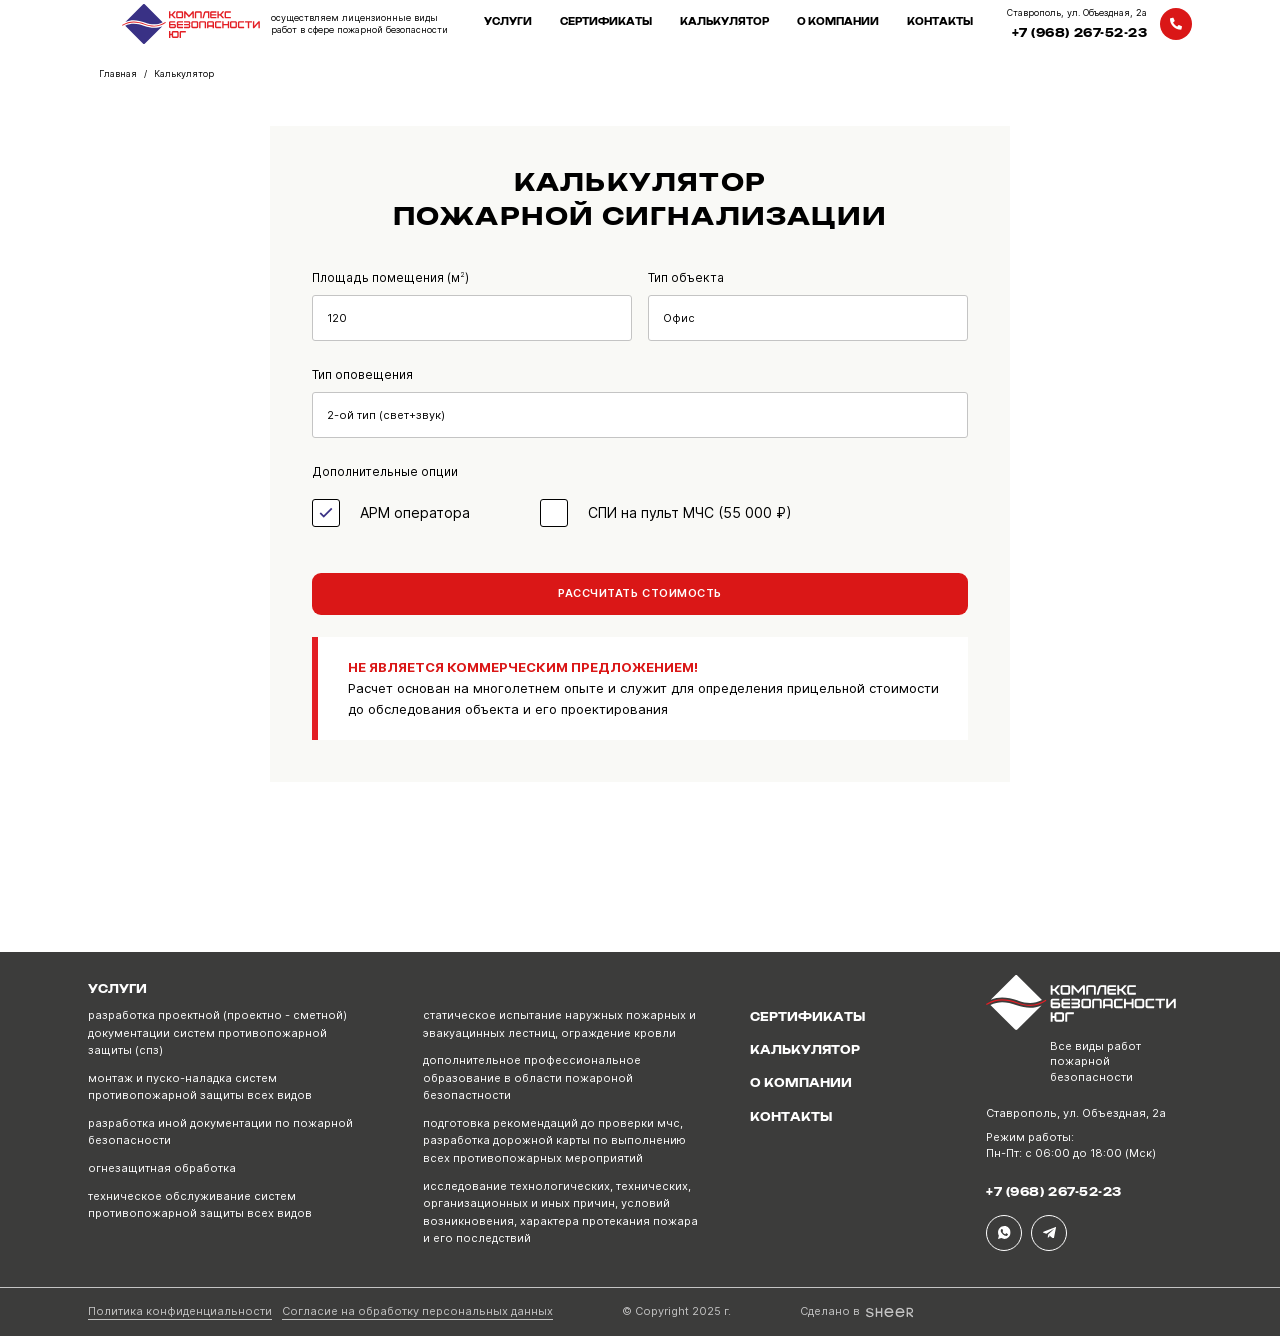
<file: calculator.html>
<!DOCTYPE html>
<!--[if lt IE 7]><html lang="ru" class="lt-ie9 lt-ie8 lt-ie7"><![endif]-->
<!--[if IE 7]><html lang="ru" class="lt-ie9 lt-ie8"><![endif]-->
<!--[if IE 8]><html lang="ru" class="lt-ie9"><![endif]-->
<!--[if gt IE 8]><!-->
<html lang="ru">
<!--<![endif]-->
<head>
	<meta charset="utf-8" />
	<title>Заголовок</title>
	<meta http-equiv="X-UA-Compatible" content="IE=edge" />
	<meta name="viewport" content="width=device-width, initial-scale=1, maximum-scale=1">
	<meta name="format-detection" content="telephone=no" />
	<link rel="shortcut icon" href="favicon.png" />
	<link rel="stylesheet" href="libs/bootstrap/bootstrap-grid.css" />
	<link rel="stylesheet" href="libs/fontawesome-free-5.12.0-web/css/all.min.css" />
	<link rel="stylesheet" href="libs/fancybox-master/dist/jquery.fancybox.min.css" />
	<link rel="stylesheet" href="libs/slick-1.5.9/slick/slick.css" />
	<link rel="stylesheet" href="css/fonts.css" />
	<link rel="stylesheet" href="css/main.css?ver=1.3" />
	<link rel="stylesheet" href="css/media.css?ver=1.3" />
</head>
<body>

	<div class="wrapper">

		<header class="header">
			<div class="container">
				<div class="header__wrapper">
					<div class="sandwich">
						<div class="sw-topper"></div>
						<div class="sw-bottom"></div>
						<div class="sw-footer"></div>
					</div>
					<div class="logo-wrap">
						<a href="#" class="logo">
							<img src="img/logo.svg" alt="alt">
						</a>
						<div class="logo-descr">осуществляем лицензионные виды работ в сфере пожарной безопасности</div>
					</div>
					<nav class="menu">
						<ul class="menu__list">
							<li><a href="#">услуги</a></li>
							<li><a href="#">сертификаты</a></li>
							<li><a href="#">калькулятор</a></li>
							<li><a href="#">о компании</a></li>
							<li><a href="#">контакты</a></li>
						</ul>
					</nav>
					<div class="header__contacts">
						<div class="header__info">
							<div class="header__location">Ставрополь, ул. Объездная, 2а</div>
							<a href="tel:+79682675223" class="phone-main">+7 (968) 267-52-23</a>
						</div>
						<a href="tel:+79682675223" class="btn-phone"><i class="fas fa-phone-alt"></i></a>
					</div>
				</div>
			</div>
			<div class="menu-mobile">
				<nav class="menu">
				<ul class="menu__list">
					<li><a href="#">услуги</a></li>
					<li><a href="#">сертификаты</a></li>
					<li><a href="#">калькулятор</a></li>
					<li><a href="#">о компании</a></li>
					<li><a href="#">контакты</a></li>
				</ul>
			</nav>
				<div class="header__info">
					<div class="header__location">Ставрополь, ул. Объездная, 2а</div>
					<a href="tel:+79682675223" class="phone-main">+7 (968) 267-52-23</a>
				</div>
			</div>
			<div class="menu-overlay"></div>
		</header>

		<section class="page-calculator">
			<div class="container">
				<ul class="breadcrumbs">
					<li><a href="#">Главная</a></li>
					<li>Калькулятор</li>
				</ul>
				<div class="calculator">
					<div class="calculator__title">калькулятор <br>пожарной сигнализации</div>
					<form>
						<div class="row">
							<div class="col-md-6">
								<div class="item-form">
									<div class="item-form__title">Площадь помещения (м<sup>2</sup>)</div>
									<input type="text" placeholder="120">
								</div>
							</div>
							<div class="col-md-6">
								<div class="item-form">
									<div class="item-form__title">Тип объекта</div>
									<input type="text" placeholder="Офис">
								</div>
							</div>
							<div class="col-12">
								<div class="item-form">
									<div class="item-form__title">Тип оповещения</div>
									<input type="text" placeholder="2-ой тип (свет+звук)">
								</div>
							</div>
						</div>
						<div class="title-checkboxes">Дополнительные опции</div>
						<div class="calculator__checkboxes">
							<div class="checkbox checkbox--main">
								<label>
									<input type="checkbox" checked />
									<span>АРМ оператора</span>
								</label>
							</div>
							<div class="checkbox checkbox--main">
								<label>
									<input type="checkbox"/>
									<span>СПИ на пульт МЧС (55 000 ₽)</span>
								</label>
							</div>
						</div>
						<input type="submit" value="рассчитать стоимость" class="btn-main btn-main_secondary">
					</form>
					<div class="calculator__info">
						<p><strong>Не является коммерческим предложением!</strong></p>
						<p>Расчет основан на многолетнем опыте и служит для определения прицельной стоимости до обследования объекта и его проектирования</p>
					</div>
				</div>
			</div>
		</section>

		<footer class="footer">
			<div class="container">
				<div class="row">
					<div class="col-lg-7">
						<div class="show-mob">
							<a href="#" class="footer__logo">
								<img src="img/logo2.svg" alt="alt">
							</a>
							<div class="footer__logo-descr">Все виды работ пожарной безопасности</div>
						</div>
						<div class="footer__title footer__title_haschild">услуги <i class="far fa-chevron-down"></i></div>
						<div class="footer__content">
							<ul class="footer__nav">
								<li><a href="#">РАЗРАБОТКА ПРОЕКТНОЙ (ПРОЕКТНО - СМЕТНОЙ) ДОКУМЕНТАЦИИ СИСТЕМ ПРОТИВОПОЖАРНОЙ ЗАЩИТЫ (СПЗ)</a></li>
								<li><a href="#">МОНТАЖ И ПУСКО-НАЛАДКА СИСТЕМ ПРОТИВОПОЖАРНОЙ ЗАЩИТЫ ВСЕХ ВИДОВ</a></li>
								<li><a href="#">РАЗРАБОТКА ИНОЙ ДОКУМЕНТАЦИИ ПО ПОЖАРНОЙ БЕЗОПАСНОСТИ</a></li>
								<li><a href="#">ОГНЕЗАЩИТНАЯ ОБРАБОТКА</a></li>
								<li><a href="#">ТЕХНИЧЕСКОЕ ОБСЛУЖИВАНИЕ СИСТЕМ ПРОТИВОПОЖАРНОЙ ЗАЩИТЫ ВСЕХ ВИДОВ</a></li>
								<li><a href="#">СТАТИЧЕСКОЕ ИСПЫТАНИЕ НАРУЖНЫХ ПОЖАРНЫХ И ЭВАКУАЦИННЫХ ЛЕСТНИЦ, ОГРАЖДЕНИЕ КРОВЛИ</a></li>
								<li><a href="#">ДОПОЛНИТЕЛЬНОЕ ПРОФЕССИОНАЛЬНОЕ ОБРАЗОВАНИЕ В ОБЛАСТИ ПОЖАРОНОЙ БЕЗОПАСТНОСТИ </a></li>
								<li><a href="#">ПОДГОТОВКА РЕКОМЕНДАЦИЙ ДО ПРОВЕРКИ МЧС, РАЗРАБОТКА ДОРОЖНОЙ КАРТЫ ПО ВЫПОЛНЕНИЮ ВСЕХ ПРОТИВОПОЖАРНЫХ МЕРОПРИЯТИЙ</a></li>
								<li><a href="#">ИССЛЕДОВАНИЕ ТЕХНОЛОГИЧЕСКИХ, ТЕХНИЧЕСКИХ, ОРГАНИЗАЦИОННЫХ И ИНЫХ ПРИЧИН, УСЛОВИЙ ВОЗНИКНОВЕНИЯ, ХАРАКТЕРА ПРОТЕКАНИЯ ПОЖАРА И ЕГО ПОСЛЕДСТВИЙ</a></li>
							</ul>
						</div>
					</div>
					<div class="col-lg-5">
						<div class="row">
							<div class="col-lg-6">
								<ul class="footer__menu">
									<li><a href="#">сертификаты</a></li>
									<li><a href="#">калькулятор</a></li>
									<li><a href="#">о компании</a></li>
									<li><a href="#">контакты</a></li>
								</ul>
							</div>
							<div class="col-lg-6">
								<div class="hidden-mob">
									<a href="#" class="footer__logo">
										<img src="img/logo2.svg" alt="alt">
									</a>
									<div class="footer__logo-descr">Все виды работ пожарной безопасности</div>
								</div>
								<div class="footer__location">Ставрополь, ул. Объездная, 2а</div>
								<div class="footer__time">Режим работы: <br>Пн-Пт: с 06:00 до 18:00 (Мск)</div>
								<a href="tel:+79682675223" class="phone-main">+7 (968) 267-52-23</a>
								<ul class="socials-list">
									<li>
										<a href="#" target="_blank">
											<svg width="20" height="20" viewBox="0 0 20 20" fill="none" xmlns="http://www.w3.org/2000/svg"><g clip-path="url(#clip0_47_487)"><path d="M16.5795 2.90179C14.7495 1.02679 12.3312 0 9.73856 0C4.42266 0 0.087146 4.44196 0.087146 9.91071C0.087146 11.6518 0.522876 13.3482 1.37255 14.8661L0 20L5.11983 18.6384C6.53595 19.442 8.12636 19.8438 9.73856 19.8438C15.0545 19.8438 19.4118 15.4018 19.4118 9.93304C19.4118 7.25446 18.4096 4.77679 16.5795 2.90179ZM15.0327 13.9062C14.8148 14.5536 13.7255 15.1339 13.2026 15.2232C12.7451 15.2902 12.1569 15.3125 11.5033 15.1116C11.1111 14.9777 10.61 14.8214 9.95643 14.5312C7.23312 13.3259 5.44662 10.5134 5.3159 10.3348C5.18519 10.1339 4.20479 8.81696 4.20479 7.45536C4.20479 6.09375 4.92375 5.40179 5.1634 5.13393C5.40305 4.84375 5.70806 4.77679 5.88235 4.77679C6.05665 4.77679 6.25272 4.77679 6.40523 4.77679C6.57952 4.77679 6.79739 4.70982 7.01525 5.24554C7.23312 5.80357 7.77778 7.16518 7.84314 7.29911C7.9085 7.43304 7.95207 7.61161 7.86492 7.79018C7.77778 7.99107 7.73421 8.10268 7.60349 8.25893C7.45098 8.41518 7.32026 8.61607 7.18954 8.75C7.05882 8.88393 6.92811 9.04018 7.08061 9.30804C7.23312 9.57589 7.77778 10.4911 8.58388 11.2277C9.60784 12.1875 10.5011 12.4777 10.7625 12.6116C11.024 12.7455 11.1983 12.7232 11.3508 12.5446C11.5033 12.3438 12.0261 11.7188 12.2004 11.4509C12.3747 11.183 12.5708 11.2277 12.8105 11.317C13.0501 11.4062 14.4009 12.0759 14.6623 12.2098C14.9455 12.3438 15.1198 12.4107 15.1852 12.5893C15.2505 12.7009 15.2505 13.2589 15.0327 13.9062Z" fill="white"/></g><defs><clipPath id="clip0_47_487"><rect width="19.4118" height="20" fill="white"/></clipPath></defs></svg>
										</a>
									</li>
									<li>
										<a href="#" target="_blank">
											<svg width="16" height="14" viewBox="0 0 16 14" fill="none" xmlns="http://www.w3.org/2000/svg"><g clip-path="url(#clip0_47_482)"><path d="M14.8375 0.155891L0.626521 5.80105C0.626521 5.80105 -0.0476661 6.03224 0.00541955 6.46234C0.0585051 6.89245 0.605287 7.09137 0.605287 7.09137L4.17795 8.31181L4.18326 8.31718V8.31181L12.7619 2.7903C12.7619 2.7903 13.2556 2.48385 13.2397 2.7903C13.2397 2.7903 13.3299 2.84406 13.0645 3.09675C12.799 3.34944 6.32261 9.24191 6.32261 9.24191L6.31199 9.35482L12.1408 13.8817C13.1123 14.3118 13.4679 13.414 13.4679 13.414L16.0001 0.4946C16.0001 -0.365615 14.8322 0.155891 14.8375 0.155891Z" fill="white"/><path d="M8.54148 11.086L6.23225 13.2204C6.23225 13.2204 6.05176 13.3602 5.85535 13.2741L6.29596 9.31177" fill="white"/></g><defs><clipPath id="clip0_47_482"><rect width="16" height="14" fill="white"/></clipPath></defs></svg>
										</a>
									</li>
								</ul>
							</div>
						</div>
					</div>
				</div>
			</div>
			<div class="footer__bottom">
				<div class="container">
					<div class="footer__wrapper">
						<div class="footer__links">
							<a href="#">Политика конфиденциальности</a>
							<a href="#">Согласие на обработку персональных данных</a>
						</div>
						<div class="copyright">© Copyright 2025 г.</div>
						<div class="create">Сделано в <a href="#" target="_blank"><img src="img/sheer.svg" alt="alt"></a></div>
					</div>
				</div>
			</div>
		</footer>
		
	</div>


	<script src="libs/jquery/jquery-3.6.0.min.js"></script>
	<script src="libs/fancybox-master/dist/jquery.fancybox.min.js"></script>
	<script src="libs/slick-1.5.9/slick/slick.min.js"></script>
	<script src="libs/mask/jquery.maskedinput.js"></script>
	<script src="js/common.js?ver=1.3"></script>
	<!-- Yandex.Metrika counter --><!-- /Yandex.Metrika counter -->
	<!-- Google Analytics counter --><!-- /Google Analytics counter -->
</body>
</html>
</file>
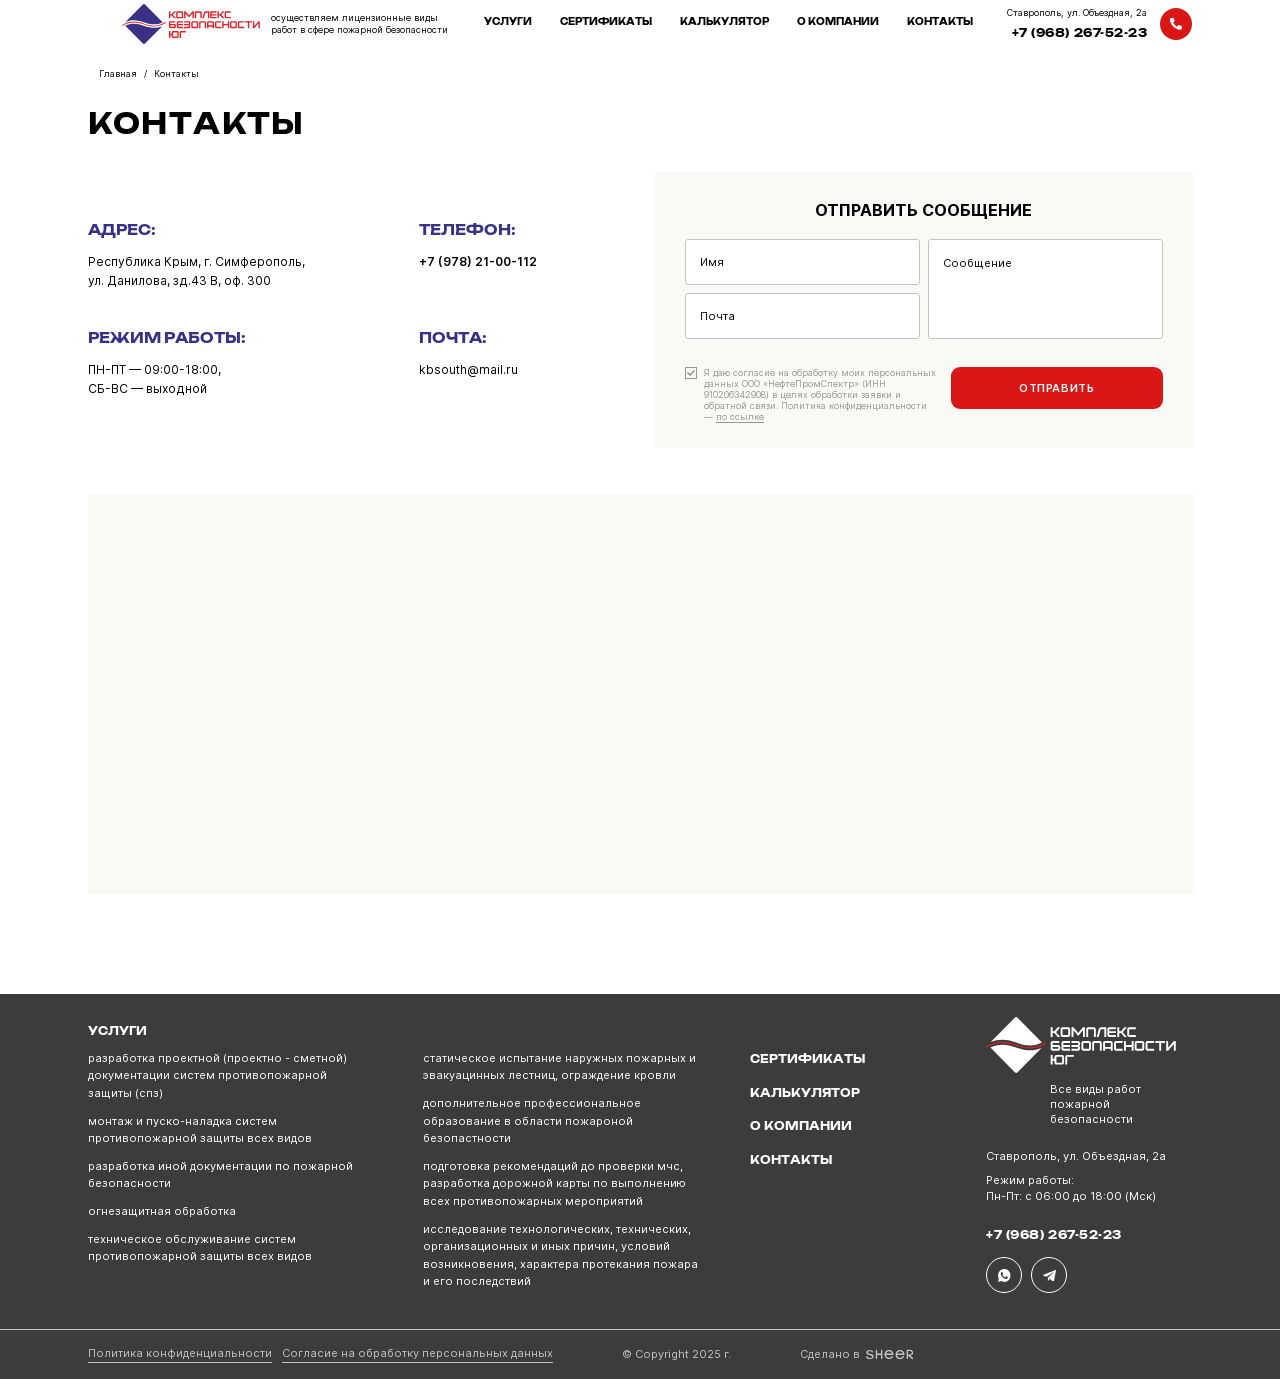
<file: contacts.html>
<!DOCTYPE html>
<!--[if lt IE 7]><html lang="ru" class="lt-ie9 lt-ie8 lt-ie7"><![endif]-->
<!--[if IE 7]><html lang="ru" class="lt-ie9 lt-ie8"><![endif]-->
<!--[if IE 8]><html lang="ru" class="lt-ie9"><![endif]-->
<!--[if gt IE 8]><!-->
<html lang="ru">
<!--<![endif]-->
<head>
	<meta charset="utf-8" />
	<title>Заголовок</title>
	<meta http-equiv="X-UA-Compatible" content="IE=edge" />
	<meta name="viewport" content="width=device-width, initial-scale=1, maximum-scale=1">
	<meta name="format-detection" content="telephone=no" />
	<link rel="shortcut icon" href="favicon.png" />
	<link rel="stylesheet" href="libs/bootstrap/bootstrap-grid.css" />
	<link rel="stylesheet" href="libs/fontawesome-free-5.12.0-web/css/all.min.css" />
	<link rel="stylesheet" href="libs/fancybox-master/dist/jquery.fancybox.min.css" />
	<link rel="stylesheet" href="libs/slick-1.5.9/slick/slick.css" />
	<link rel="stylesheet" href="css/fonts.css" />
	<link rel="stylesheet" href="css/main.css?ver=1.3" />
	<link rel="stylesheet" href="css/media.css?ver=1.3" />
</head>
<body>

	<div class="wrapper">

		<header class="header">
			<div class="container">
				<div class="header__wrapper">
					<div class="sandwich">
						<div class="sw-topper"></div>
						<div class="sw-bottom"></div>
						<div class="sw-footer"></div>
					</div>
					<div class="logo-wrap">
						<a href="#" class="logo">
							<img src="img/logo.svg" alt="alt">
						</a>
						<div class="logo-descr">осуществляем лицензионные виды работ в сфере пожарной безопасности</div>
					</div>
					<nav class="menu">
						<ul class="menu__list">
							<li><a href="#">услуги</a></li>
							<li><a href="#">сертификаты</a></li>
							<li><a href="#">калькулятор</a></li>
							<li><a href="#">о компании</a></li>
							<li><a href="#">контакты</a></li>
						</ul>
					</nav>
					<div class="header__contacts">
						<div class="header__info">
							<div class="header__location">Ставрополь, ул. Объездная, 2а</div>
							<a href="tel:+79682675223" class="phone-main">+7 (968) 267-52-23</a>
						</div>
						<a href="tel:+79682675223" class="btn-phone"><i class="fas fa-phone-alt"></i></a>
					</div>
				</div>
			</div>
			<div class="menu-mobile">
				<nav class="menu">
				<ul class="menu__list">
					<li><a href="#">услуги</a></li>
					<li><a href="#">сертификаты</a></li>
					<li><a href="#">калькулятор</a></li>
					<li><a href="#">о компании</a></li>
					<li><a href="#">контакты</a></li>
				</ul>
			</nav>
				<div class="header__info">
					<div class="header__location">Ставрополь, ул. Объездная, 2а</div>
					<a href="tel:+79682675223" class="phone-main">+7 (968) 267-52-23</a>
				</div>
			</div>
			<div class="menu-overlay"></div>
		</header>

		<section class="page-contacts">
			<div class="container">
				<ul class="breadcrumbs">
					<li><a href="#">Главная</a></li>
					<li>Контакты</li>
				</ul>
				<h1 class="title-section">контакты</h1>
				<div class="row align-items-center">
					<div class="col-lg-6">
						<div class="row row--contacts">
							<div class="col-md-7">
								<div class="item-contact">
									<div class="item-contact__title">адрес:</div>
									<p>Республика Крым, г. Симферополь, <br>ул. Данилова, зд.43 В, оф. 300</p>
								</div>
							</div>
							<div class="col-md-5">
								<div class="item-contact">
									<div class="item-contact__title">телефон:</div>
									<p><a href="tel:+79782100112"><strong>+7 (978) 21-00-112</strong></a></p>
								</div>
							</div>
							<div class="col-md-7">
								<div class="item-contact">
									<div class="item-contact__title">режим работы:</div>
									<p>ПН-ПТ — 09:00-18:00, <br>СБ-ВС — выходной</p>
								</div>
							</div>
							<div class="col-md-5">
								<div class="item-contact">
									<div class="item-contact__title">почта:</div>
									<p><a href="mailto:kbsouth@mail.ru">kbsouth@mail.ru</a></p>
								</div>
							</div>
						</div>
					</div>
					<div class="col-lg-6">
						<div class="form-page">
							<div class="title-form">Отправить сообщение</div>
							<form>
								<div class="row">
									<div class="col-md-6">
										<div class="item-form">
											<input type="text" placeholder="Имя" required>
										</div>
										<div class="item-form">
											<input type="email" placeholder="Почта" inputmode="email" required>
										</div>
									</div>
									<div class="col-md-6">
										<div class="item-form">
											<textarea placeholder="Сообщение"></textarea>
										</div>
									</div>
								</div>
								<div class="form-page__bottom">
									<div class="checkbox">
										<label>
											<input type="checkbox" required checked />
											<span>Я даю согласие на обработку моих персональных данных ООО «НефтеПромСпектр» (ИНН 910206342908) в целях обработки заявки и обратной связи. Политика конфиденциальности — <a href="#">по ссылке</a></span>
										</label>
									</div>
									<input type="submit" class="btn-main btn-main_secondary" value="отправить">
								</div>
							</form>
						</div>
					</div>
				</div>
				<div id="map"></div>
			</div>
		</section>

		<footer class="footer">
			<div class="container">
				<div class="row">
					<div class="col-lg-7">
						<div class="show-mob">
							<a href="#" class="footer__logo">
								<img src="img/logo2.svg" alt="alt">
							</a>
							<div class="footer__logo-descr">Все виды работ пожарной безопасности</div>
						</div>
						<div class="footer__title footer__title_haschild">услуги <i class="far fa-chevron-down"></i></div>
						<div class="footer__content">
							<ul class="footer__nav">
								<li><a href="#">РАЗРАБОТКА ПРОЕКТНОЙ (ПРОЕКТНО - СМЕТНОЙ) ДОКУМЕНТАЦИИ СИСТЕМ ПРОТИВОПОЖАРНОЙ ЗАЩИТЫ (СПЗ)</a></li>
								<li><a href="#">МОНТАЖ И ПУСКО-НАЛАДКА СИСТЕМ ПРОТИВОПОЖАРНОЙ ЗАЩИТЫ ВСЕХ ВИДОВ</a></li>
								<li><a href="#">РАЗРАБОТКА ИНОЙ ДОКУМЕНТАЦИИ ПО ПОЖАРНОЙ БЕЗОПАСНОСТИ</a></li>
								<li><a href="#">ОГНЕЗАЩИТНАЯ ОБРАБОТКА</a></li>
								<li><a href="#">ТЕХНИЧЕСКОЕ ОБСЛУЖИВАНИЕ СИСТЕМ ПРОТИВОПОЖАРНОЙ ЗАЩИТЫ ВСЕХ ВИДОВ</a></li>
								<li><a href="#">СТАТИЧЕСКОЕ ИСПЫТАНИЕ НАРУЖНЫХ ПОЖАРНЫХ И ЭВАКУАЦИННЫХ ЛЕСТНИЦ, ОГРАЖДЕНИЕ КРОВЛИ</a></li>
								<li><a href="#">ДОПОЛНИТЕЛЬНОЕ ПРОФЕССИОНАЛЬНОЕ ОБРАЗОВАНИЕ В ОБЛАСТИ ПОЖАРОНОЙ БЕЗОПАСТНОСТИ </a></li>
								<li><a href="#">ПОДГОТОВКА РЕКОМЕНДАЦИЙ ДО ПРОВЕРКИ МЧС, РАЗРАБОТКА ДОРОЖНОЙ КАРТЫ ПО ВЫПОЛНЕНИЮ ВСЕХ ПРОТИВОПОЖАРНЫХ МЕРОПРИЯТИЙ</a></li>
								<li><a href="#">ИССЛЕДОВАНИЕ ТЕХНОЛОГИЧЕСКИХ, ТЕХНИЧЕСКИХ, ОРГАНИЗАЦИОННЫХ И ИНЫХ ПРИЧИН, УСЛОВИЙ ВОЗНИКНОВЕНИЯ, ХАРАКТЕРА ПРОТЕКАНИЯ ПОЖАРА И ЕГО ПОСЛЕДСТВИЙ</a></li>
							</ul>
						</div>
					</div>
					<div class="col-lg-5">
						<div class="row">
							<div class="col-lg-6">
								<ul class="footer__menu">
									<li><a href="#">сертификаты</a></li>
									<li><a href="#">калькулятор</a></li>
									<li><a href="#">о компании</a></li>
									<li><a href="#">контакты</a></li>
								</ul>
							</div>
							<div class="col-lg-6">
								<div class="hidden-mob">
									<a href="#" class="footer__logo">
										<img src="img/logo2.svg" alt="alt">
									</a>
									<div class="footer__logo-descr">Все виды работ пожарной безопасности</div>
								</div>
								<div class="footer__location">Ставрополь, ул. Объездная, 2а</div>
								<div class="footer__time">Режим работы: <br>Пн-Пт: с 06:00 до 18:00 (Мск)</div>
								<a href="tel:+79682675223" class="phone-main">+7 (968) 267-52-23</a>
								<ul class="socials-list">
									<li>
										<a href="#" target="_blank">
											<svg width="20" height="20" viewBox="0 0 20 20" fill="none" xmlns="http://www.w3.org/2000/svg"><g clip-path="url(#clip0_47_487)"><path d="M16.5795 2.90179C14.7495 1.02679 12.3312 0 9.73856 0C4.42266 0 0.087146 4.44196 0.087146 9.91071C0.087146 11.6518 0.522876 13.3482 1.37255 14.8661L0 20L5.11983 18.6384C6.53595 19.442 8.12636 19.8438 9.73856 19.8438C15.0545 19.8438 19.4118 15.4018 19.4118 9.93304C19.4118 7.25446 18.4096 4.77679 16.5795 2.90179ZM15.0327 13.9062C14.8148 14.5536 13.7255 15.1339 13.2026 15.2232C12.7451 15.2902 12.1569 15.3125 11.5033 15.1116C11.1111 14.9777 10.61 14.8214 9.95643 14.5312C7.23312 13.3259 5.44662 10.5134 5.3159 10.3348C5.18519 10.1339 4.20479 8.81696 4.20479 7.45536C4.20479 6.09375 4.92375 5.40179 5.1634 5.13393C5.40305 4.84375 5.70806 4.77679 5.88235 4.77679C6.05665 4.77679 6.25272 4.77679 6.40523 4.77679C6.57952 4.77679 6.79739 4.70982 7.01525 5.24554C7.23312 5.80357 7.77778 7.16518 7.84314 7.29911C7.9085 7.43304 7.95207 7.61161 7.86492 7.79018C7.77778 7.99107 7.73421 8.10268 7.60349 8.25893C7.45098 8.41518 7.32026 8.61607 7.18954 8.75C7.05882 8.88393 6.92811 9.04018 7.08061 9.30804C7.23312 9.57589 7.77778 10.4911 8.58388 11.2277C9.60784 12.1875 10.5011 12.4777 10.7625 12.6116C11.024 12.7455 11.1983 12.7232 11.3508 12.5446C11.5033 12.3438 12.0261 11.7188 12.2004 11.4509C12.3747 11.183 12.5708 11.2277 12.8105 11.317C13.0501 11.4062 14.4009 12.0759 14.6623 12.2098C14.9455 12.3438 15.1198 12.4107 15.1852 12.5893C15.2505 12.7009 15.2505 13.2589 15.0327 13.9062Z" fill="white"/></g><defs><clipPath id="clip0_47_487"><rect width="19.4118" height="20" fill="white"/></clipPath></defs></svg>
										</a>
									</li>
									<li>
										<a href="#" target="_blank">
											<svg width="16" height="14" viewBox="0 0 16 14" fill="none" xmlns="http://www.w3.org/2000/svg"><g clip-path="url(#clip0_47_482)"><path d="M14.8375 0.155891L0.626521 5.80105C0.626521 5.80105 -0.0476661 6.03224 0.00541955 6.46234C0.0585051 6.89245 0.605287 7.09137 0.605287 7.09137L4.17795 8.31181L4.18326 8.31718V8.31181L12.7619 2.7903C12.7619 2.7903 13.2556 2.48385 13.2397 2.7903C13.2397 2.7903 13.3299 2.84406 13.0645 3.09675C12.799 3.34944 6.32261 9.24191 6.32261 9.24191L6.31199 9.35482L12.1408 13.8817C13.1123 14.3118 13.4679 13.414 13.4679 13.414L16.0001 0.4946C16.0001 -0.365615 14.8322 0.155891 14.8375 0.155891Z" fill="white"/><path d="M8.54148 11.086L6.23225 13.2204C6.23225 13.2204 6.05176 13.3602 5.85535 13.2741L6.29596 9.31177" fill="white"/></g><defs><clipPath id="clip0_47_482"><rect width="16" height="14" fill="white"/></clipPath></defs></svg>
										</a>
									</li>
								</ul>
							</div>
						</div>
					</div>
				</div>
			</div>
			<div class="footer__bottom">
				<div class="container">
					<div class="footer__wrapper">
						<div class="footer__links">
							<a href="#">Политика конфиденциальности</a>
							<a href="#">Согласие на обработку персональных данных</a>
						</div>
						<div class="copyright">© Copyright 2025 г.</div>
						<div class="create">Сделано в <a href="#" target="_blank"><img src="img/sheer.svg" alt="alt"></a></div>
					</div>
				</div>
			</div>
		</footer>
		
	</div>


	<script src="libs/jquery/jquery-3.6.0.min.js"></script>
	<script src="libs/fancybox-master/dist/jquery.fancybox.min.js"></script>
	<script src="libs/slick-1.5.9/slick/slick.min.js"></script>
	<script src="libs/mask/jquery.maskedinput.js"></script>
	<script src="js/common.js?ver=1.3"></script>
	<script src="https://api-maps.yandex.ru/2.1/?lang=ru_RU"></script>
	<script>
		$(document).ready(function () {
			ymaps.ready(init);

			function init() {
				var myMap = new ymaps.Map('map', {
					center: [44.927278, 34.075524],
					zoom: 15
				}, {
					searchControlProvider: 'yandex#search'
				});

				myPlacemark = new ymaps.Placemark([44.927278, 34.075524], {
				}, {
					iconLayout: 'default#image',
					iconImageHref: 'img/pin.svg',
					hideIconOnBalloonOpen: false,
					iconImageSize: [82, 100],
					iconImageOffset: [-41, -100],
					balloonOffset: [0, -100]
				});
				myMap.controls.remove('searchControl');
				myMap.behaviors.disable('scrollZoom');
				myMap.geoObjects.add(myPlacemark);
			}
		});
	</script>
	<!-- Yandex.Metrika counter --><!-- /Yandex.Metrika counter -->
	<!-- Google Analytics counter --><!-- /Google Analytics counter -->
</body>
</html>
</file>
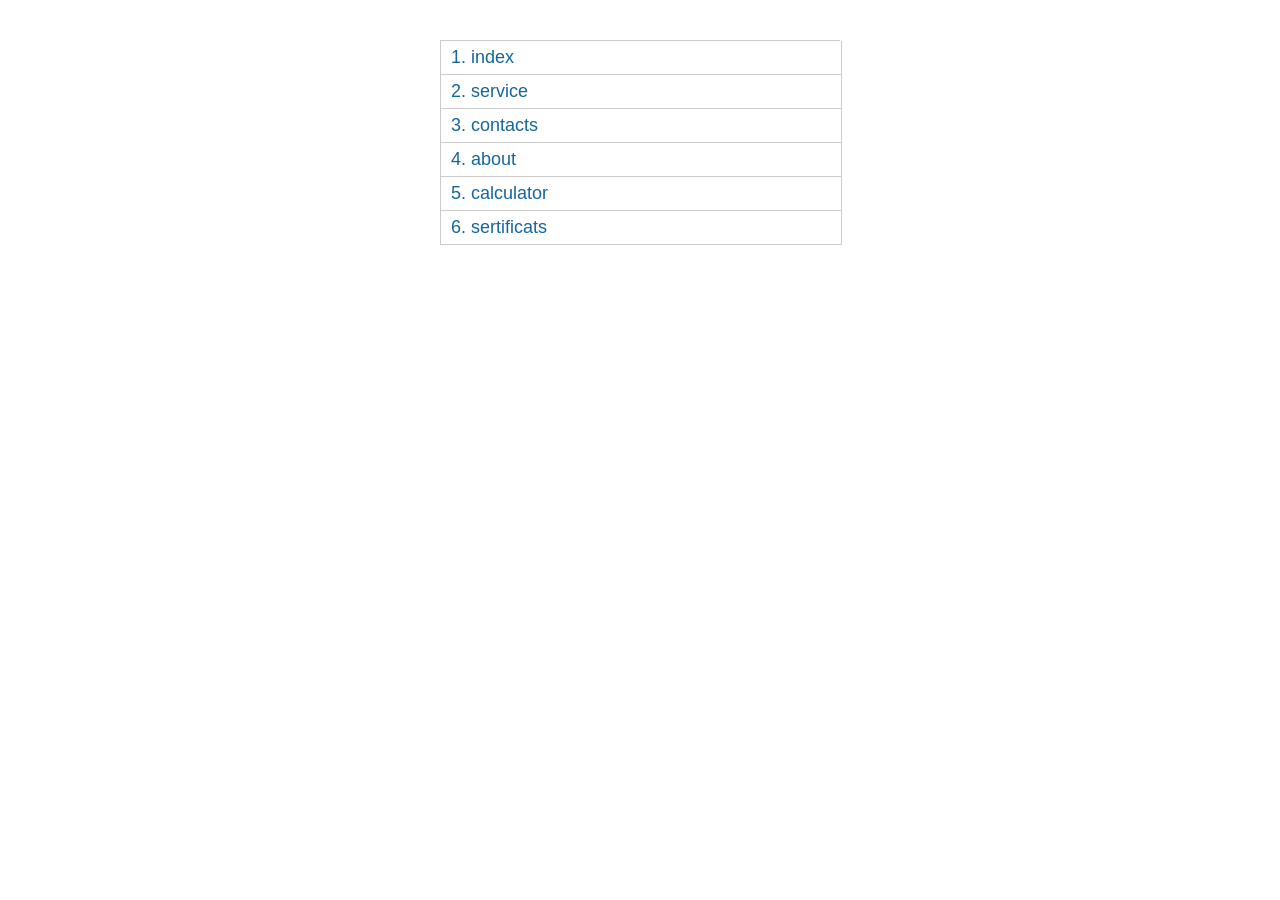
<file: map.html>
<!DOCTYPE html>
<!--[if lt IE 7]><html lang="ru" class="lt-ie9 lt-ie8 lt-ie7"><![endif]-->
<!--[if IE 7]><html lang="ru" class="lt-ie9 lt-ie8"><![endif]-->
<!--[if IE 8]><html lang="ru" class="lt-ie9"><![endif]-->
<!--[if gt IE 8]><!-->
<html lang="ru">
<!--<![endif]-->
<head>
	<meta charset="utf-8" />
	<title>Заголовок</title>
	<meta name="description" content="" />
	<meta http-equiv="X-UA-Compatible" content="IE=edge" />
	<meta name="viewport" content="width=device-width, initial-scale=1.0" />
</head>
<body> 

	<div class="wrapper"> 
		<div class="count_pages">
			<ul>
				<li><a href="index.html" target="_blanck">index</a></li>
				<li><a href="service.html" target="_blanck">service</a></li>
				<li><a href="contacts.html" target="_blanck">contacts</a></li>
				<li><a href="about.html" target="_blanck">about</a></li>
				<li><a href="calculator.html" target="_blanck">calculator</a></li>
				<li><a href="sertificats.html" target="_blanck">sertificats</a></li>
			</ul>
		</div> 
	</div>   
      
	<style> 
		.count_pages a:before {
			counter-increment: list1;
			content: counter(list1) ". "; 
		}
		.count_pages li {
			list-style: none;
			margin-bottom: 0px;
			border: 1px solid #ccc;
			border-top: none;
			width: 100%;
		}
		.count_pages {
			margin: 0;
			width: 400px;
			margin: auto;
			font-family: sans-serif;
			margin-top: 40px;
			max-width: 100%;
			border-top: 1px solid #ccc;
			counter-reset: list1;
			margin-bottom: 40px;
		}
		.count_pages ul {
			margin: 0;
			padding: 0;
		}
		.count_pages a {
			font-size: 18px;
			color: #15669F;
			text-decoration: none;
			display: block;
			padding: 6px 10px;
		}
		.count_pages a:hover {
			text-decoration: underline;
		}
	</style>
</body>
</html>
</file>
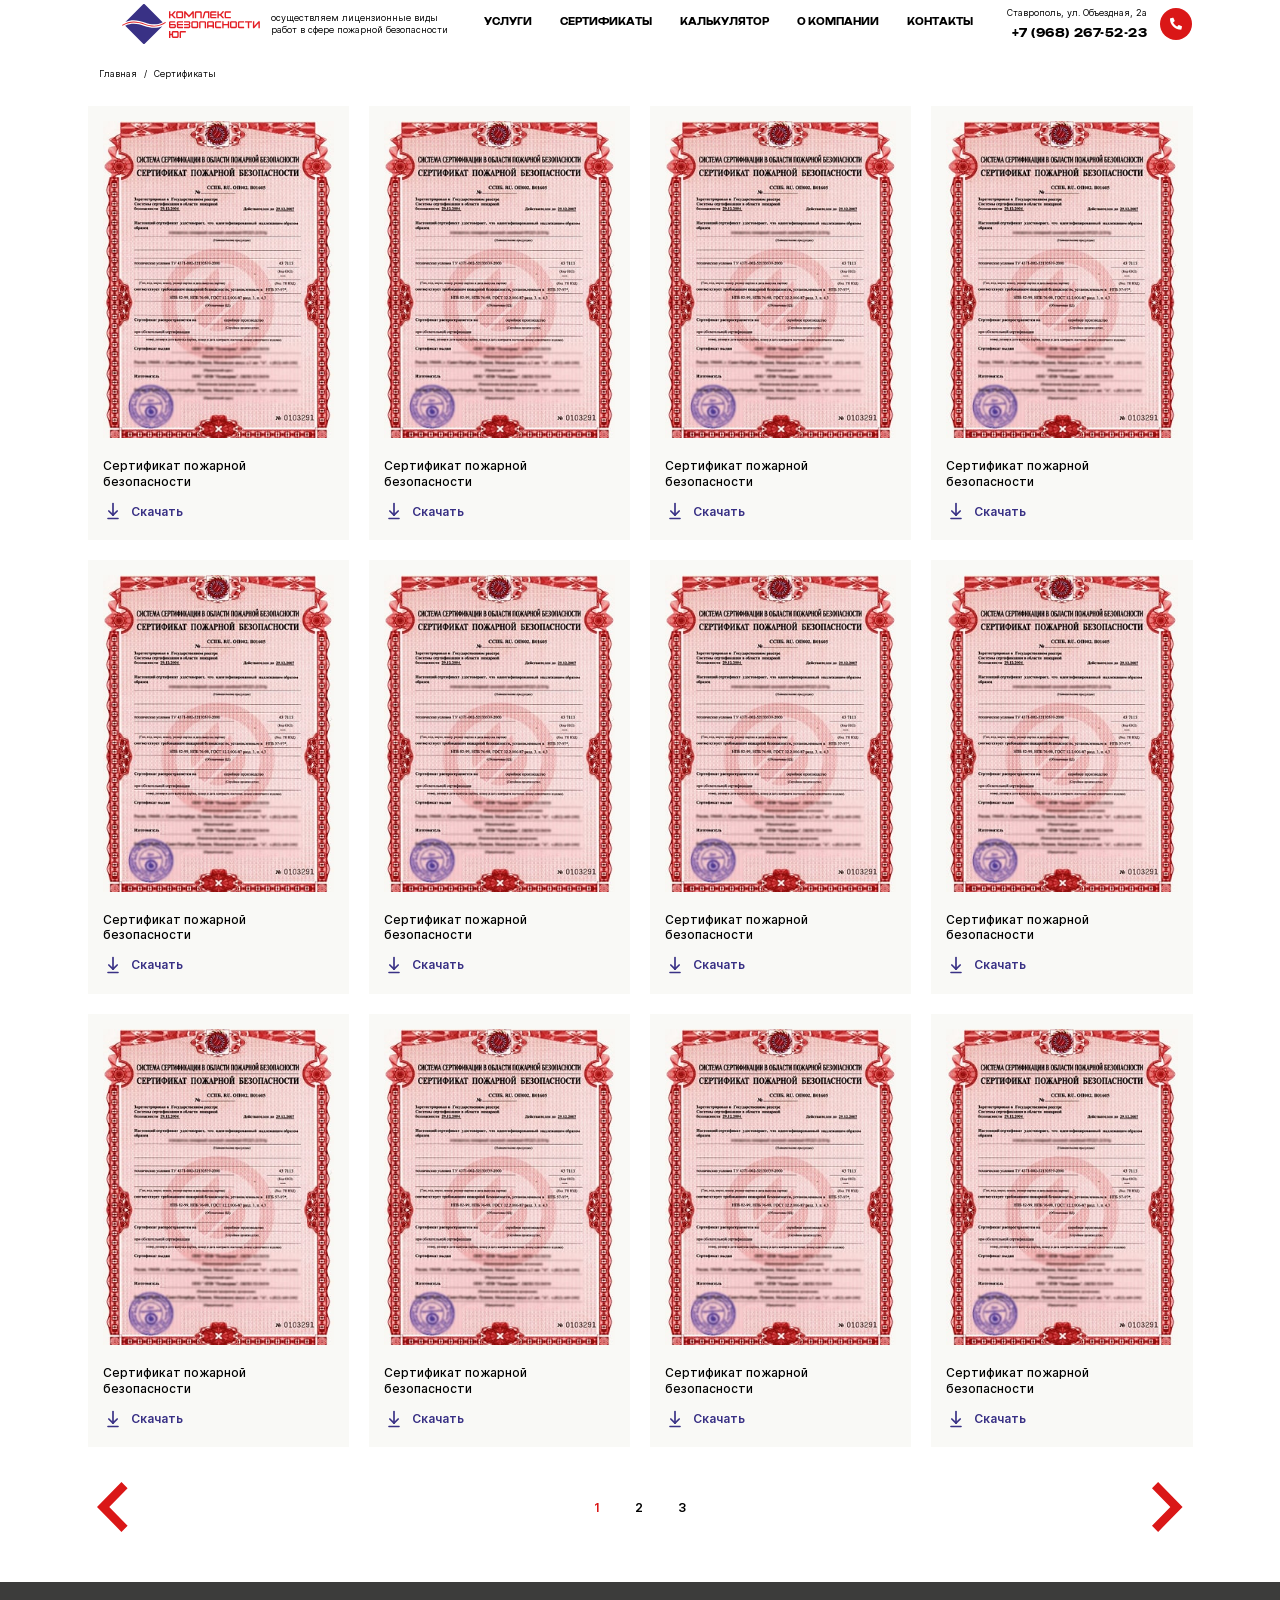
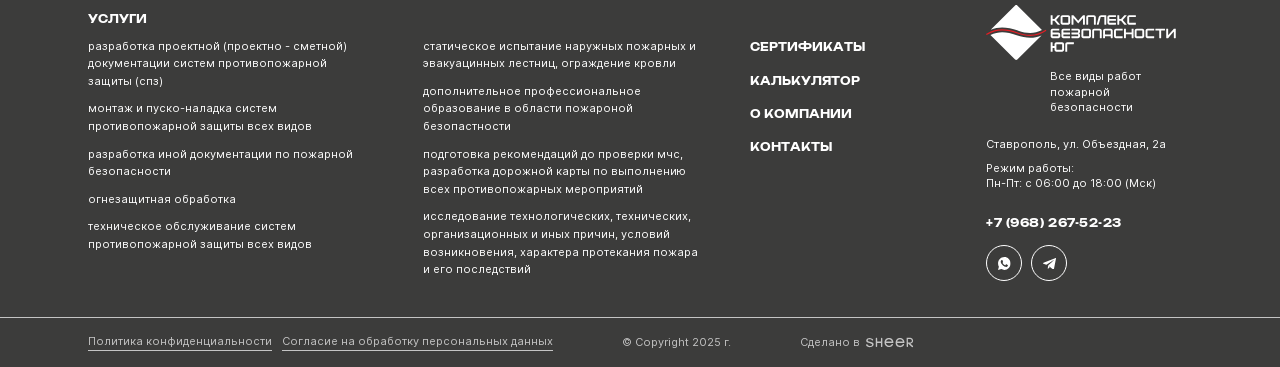
<file: sertificats.html>
<!DOCTYPE html>
<!--[if lt IE 7]><html lang="ru" class="lt-ie9 lt-ie8 lt-ie7"><![endif]-->
<!--[if IE 7]><html lang="ru" class="lt-ie9 lt-ie8"><![endif]-->
<!--[if IE 8]><html lang="ru" class="lt-ie9"><![endif]-->
<!--[if gt IE 8]><!-->
<html lang="ru">
<!--<![endif]-->
<head>
	<meta charset="utf-8" />
	<title>Заголовок</title>
	<meta http-equiv="X-UA-Compatible" content="IE=edge" />
	<meta name="viewport" content="width=device-width, initial-scale=1, maximum-scale=1">
	<meta name="format-detection" content="telephone=no" />
	<link rel="shortcut icon" href="favicon.png" />
	<link rel="stylesheet" href="libs/bootstrap/bootstrap-grid.css" />
	<link rel="stylesheet" href="libs/fontawesome-free-5.12.0-web/css/all.min.css" />
	<link rel="stylesheet" href="libs/fancybox-master/dist/jquery.fancybox.min.css" />
	<link rel="stylesheet" href="libs/slick-1.5.9/slick/slick.css" />
	<link rel="stylesheet" href="css/fonts.css" />
	<link rel="stylesheet" href="css/main.css?ver=1.3" />
	<link rel="stylesheet" href="css/media.css?ver=1.3" />
</head>
<body>

	<div class="wrapper">

		<header class="header">
			<div class="container">
				<div class="header__wrapper">
					<div class="sandwich">
						<div class="sw-topper"></div>
						<div class="sw-bottom"></div>
						<div class="sw-footer"></div>
					</div>
					<div class="logo-wrap">
						<a href="#" class="logo">
							<img src="img/logo.svg" alt="alt">
						</a>
						<div class="logo-descr">осуществляем лицензионные виды работ в сфере пожарной безопасности</div>
					</div>
					<nav class="menu">
						<ul class="menu__list">
							<li><a href="#">услуги</a></li>
							<li><a href="#">сертификаты</a></li>
							<li><a href="#">калькулятор</a></li>
							<li><a href="#">о компании</a></li>
							<li><a href="#">контакты</a></li>
						</ul>
					</nav>
					<div class="header__contacts">
						<div class="header__info">
							<div class="header__location">Ставрополь, ул. Объездная, 2а</div>
							<a href="tel:+79682675223" class="phone-main">+7 (968) 267-52-23</a>
						</div>
						<a href="tel:+79682675223" class="btn-phone"><i class="fas fa-phone-alt"></i></a>
					</div>
				</div>
			</div>
			<div class="menu-mobile">
				<nav class="menu">
				<ul class="menu__list">
					<li><a href="#">услуги</a></li>
					<li><a href="#">сертификаты</a></li>
					<li><a href="#">калькулятор</a></li>
					<li><a href="#">о компании</a></li>
					<li><a href="#">контакты</a></li>
				</ul>
			</nav>
				<div class="header__info">
					<div class="header__location">Ставрополь, ул. Объездная, 2а</div>
					<a href="tel:+79682675223" class="phone-main">+7 (968) 267-52-23</a>
				</div>
			</div>
			<div class="menu-overlay"></div>
		</header>

		<section class="page-sertificats">
			<div class="container">
				<ul class="breadcrumbs">
					<li><a href="#">Главная</a></li>
					<li>Сертификаты</li>
				</ul>
				<div class="row row--sertificats">
					<div class="col-lg-3 col-md-4 col-6">
						<div class="item-sertificat">
							<a href="img/sertificat1.jpg" class="item-sertificat__image fancybox">
								<img src="img/sertificat1.jpg" alt="alt">
							</a>
							<div class="item-sertificat__title">Сертификат пожарной безопасности</div>
							<a href="#" class="item-sertificat__link"><img src="img/download.svg" alt="alt">Скачать</a>
						</div>
					</div>
					<div class="col-lg-3 col-md-4 col-6">
						<div class="item-sertificat">
							<a href="img/sertificat1.jpg" class="item-sertificat__image fancybox">
								<img src="img/sertificat1.jpg" alt="alt">
							</a>
							<div class="item-sertificat__title">Сертификат пожарной безопасности</div>
							<a href="#" class="item-sertificat__link"><img src="img/download.svg" alt="alt">Скачать</a>
						</div>
					</div>
					<div class="col-lg-3 col-md-4 col-6">
						<div class="item-sertificat">
							<a href="img/sertificat1.jpg" class="item-sertificat__image fancybox">
								<img src="img/sertificat1.jpg" alt="alt">
							</a>
							<div class="item-sertificat__title">Сертификат пожарной безопасности</div>
							<a href="#" class="item-sertificat__link"><img src="img/download.svg" alt="alt">Скачать</a>
						</div>
					</div>
					<div class="col-lg-3 col-md-4 col-6">
						<div class="item-sertificat">
							<a href="img/sertificat1.jpg" class="item-sertificat__image fancybox">
								<img src="img/sertificat1.jpg" alt="alt">
							</a>
							<div class="item-sertificat__title">Сертификат пожарной безопасности</div>
							<a href="#" class="item-sertificat__link"><img src="img/download.svg" alt="alt">Скачать</a>
						</div>
					</div>
					<div class="col-lg-3 col-md-4 col-6">
						<div class="item-sertificat">
							<a href="img/sertificat1.jpg" class="item-sertificat__image fancybox">
								<img src="img/sertificat1.jpg" alt="alt">
							</a>
							<div class="item-sertificat__title">Сертификат пожарной безопасности</div>
							<a href="#" class="item-sertificat__link"><img src="img/download.svg" alt="alt">Скачать</a>
						</div>
					</div>
					<div class="col-lg-3 col-md-4 col-6">
						<div class="item-sertificat">
							<a href="img/sertificat1.jpg" class="item-sertificat__image fancybox">
								<img src="img/sertificat1.jpg" alt="alt">
							</a>
							<div class="item-sertificat__title">Сертификат пожарной безопасности</div>
							<a href="#" class="item-sertificat__link"><img src="img/download.svg" alt="alt">Скачать</a>
						</div>
					</div>
					<div class="col-lg-3 col-md-4 col-6">
						<div class="item-sertificat">
							<a href="img/sertificat1.jpg" class="item-sertificat__image fancybox">
								<img src="img/sertificat1.jpg" alt="alt">
							</a>
							<div class="item-sertificat__title">Сертификат пожарной безопасности</div>
							<a href="#" class="item-sertificat__link"><img src="img/download.svg" alt="alt">Скачать</a>
						</div>
					</div>
					<div class="col-lg-3 col-md-4 col-6">
						<div class="item-sertificat">
							<a href="img/sertificat1.jpg" class="item-sertificat__image fancybox">
								<img src="img/sertificat1.jpg" alt="alt">
							</a>
							<div class="item-sertificat__title">Сертификат пожарной безопасности</div>
							<a href="#" class="item-sertificat__link"><img src="img/download.svg" alt="alt">Скачать</a>
						</div>
					</div>
					<div class="col-lg-3 col-md-4 col-6">
						<div class="item-sertificat">
							<a href="img/sertificat1.jpg" class="item-sertificat__image fancybox">
								<img src="img/sertificat1.jpg" alt="alt">
							</a>
							<div class="item-sertificat__title">Сертификат пожарной безопасности</div>
							<a href="#" class="item-sertificat__link"><img src="img/download.svg" alt="alt">Скачать</a>
						</div>
					</div>
					<div class="col-lg-3 col-md-4 col-6">
						<div class="item-sertificat">
							<a href="img/sertificat1.jpg" class="item-sertificat__image fancybox">
								<img src="img/sertificat1.jpg" alt="alt">
							</a>
							<div class="item-sertificat__title">Сертификат пожарной безопасности</div>
							<a href="#" class="item-sertificat__link"><img src="img/download.svg" alt="alt">Скачать</a>
						</div>
					</div>
					<div class="col-lg-3 col-md-4 col-6">
						<div class="item-sertificat">
							<a href="img/sertificat1.jpg" class="item-sertificat__image fancybox">
								<img src="img/sertificat1.jpg" alt="alt">
							</a>
							<div class="item-sertificat__title">Сертификат пожарной безопасности</div>
							<a href="#" class="item-sertificat__link"><img src="img/download.svg" alt="alt">Скачать</a>
						</div>
					</div>
					<div class="col-lg-3 col-md-4 col-6">
						<div class="item-sertificat">
							<a href="img/sertificat1.jpg" class="item-sertificat__image fancybox">
								<img src="img/sertificat1.jpg" alt="alt">
							</a>
							<div class="item-sertificat__title">Сертификат пожарной безопасности</div>
							<a href="#" class="item-sertificat__link"><img src="img/download.svg" alt="alt">Скачать</a>
						</div>
					</div>
				</div>
				<div class="pager">
					<a class="prev page-numbers" href="#"><img src="img/prev.svg" alt="alt"></a>
					<span aria-current="page" class="page-numbers current" href="#">1</span>
					<a class="page-numbers" href="#">2</a> 
					<a class="page-numbers" href="#">3</a> 
					<a class="next page-numbers" href="#"><img src="img/next.svg" alt="alt"></a>
				</div>
			</div>
		</section>

		<footer class="footer">
			<div class="container">
				<div class="row">
					<div class="col-lg-7">
						<div class="show-mob">
							<a href="#" class="footer__logo">
								<img src="img/logo2.svg" alt="alt">
							</a>
							<div class="footer__logo-descr">Все виды работ пожарной безопасности</div>
						</div>
						<div class="footer__title footer__title_haschild">услуги <i class="far fa-chevron-down"></i></div>
						<div class="footer__content">
							<ul class="footer__nav">
								<li><a href="#">РАЗРАБОТКА ПРОЕКТНОЙ (ПРОЕКТНО - СМЕТНОЙ) ДОКУМЕНТАЦИИ СИСТЕМ ПРОТИВОПОЖАРНОЙ ЗАЩИТЫ (СПЗ)</a></li>
								<li><a href="#">МОНТАЖ И ПУСКО-НАЛАДКА СИСТЕМ ПРОТИВОПОЖАРНОЙ ЗАЩИТЫ ВСЕХ ВИДОВ</a></li>
								<li><a href="#">РАЗРАБОТКА ИНОЙ ДОКУМЕНТАЦИИ ПО ПОЖАРНОЙ БЕЗОПАСНОСТИ</a></li>
								<li><a href="#">ОГНЕЗАЩИТНАЯ ОБРАБОТКА</a></li>
								<li><a href="#">ТЕХНИЧЕСКОЕ ОБСЛУЖИВАНИЕ СИСТЕМ ПРОТИВОПОЖАРНОЙ ЗАЩИТЫ ВСЕХ ВИДОВ</a></li>
								<li><a href="#">СТАТИЧЕСКОЕ ИСПЫТАНИЕ НАРУЖНЫХ ПОЖАРНЫХ И ЭВАКУАЦИННЫХ ЛЕСТНИЦ, ОГРАЖДЕНИЕ КРОВЛИ</a></li>
								<li><a href="#">ДОПОЛНИТЕЛЬНОЕ ПРОФЕССИОНАЛЬНОЕ ОБРАЗОВАНИЕ В ОБЛАСТИ ПОЖАРОНОЙ БЕЗОПАСТНОСТИ </a></li>
								<li><a href="#">ПОДГОТОВКА РЕКОМЕНДАЦИЙ ДО ПРОВЕРКИ МЧС, РАЗРАБОТКА ДОРОЖНОЙ КАРТЫ ПО ВЫПОЛНЕНИЮ ВСЕХ ПРОТИВОПОЖАРНЫХ МЕРОПРИЯТИЙ</a></li>
								<li><a href="#">ИССЛЕДОВАНИЕ ТЕХНОЛОГИЧЕСКИХ, ТЕХНИЧЕСКИХ, ОРГАНИЗАЦИОННЫХ И ИНЫХ ПРИЧИН, УСЛОВИЙ ВОЗНИКНОВЕНИЯ, ХАРАКТЕРА ПРОТЕКАНИЯ ПОЖАРА И ЕГО ПОСЛЕДСТВИЙ</a></li>
							</ul>
						</div>
					</div>
					<div class="col-lg-5">
						<div class="row">
							<div class="col-lg-6">
								<ul class="footer__menu">
									<li><a href="#">сертификаты</a></li>
									<li><a href="#">калькулятор</a></li>
									<li><a href="#">о компании</a></li>
									<li><a href="#">контакты</a></li>
								</ul>
							</div>
							<div class="col-lg-6">
								<div class="hidden-mob">
									<a href="#" class="footer__logo">
										<img src="img/logo2.svg" alt="alt">
									</a>
									<div class="footer__logo-descr">Все виды работ пожарной безопасности</div>
								</div>
								<div class="footer__location">Ставрополь, ул. Объездная, 2а</div>
								<div class="footer__time">Режим работы: <br>Пн-Пт: с 06:00 до 18:00 (Мск)</div>
								<a href="tel:+79682675223" class="phone-main">+7 (968) 267-52-23</a>
								<ul class="socials-list">
									<li>
										<a href="#" target="_blank">
											<svg width="20" height="20" viewBox="0 0 20 20" fill="none" xmlns="http://www.w3.org/2000/svg"><g clip-path="url(#clip0_47_487)"><path d="M16.5795 2.90179C14.7495 1.02679 12.3312 0 9.73856 0C4.42266 0 0.087146 4.44196 0.087146 9.91071C0.087146 11.6518 0.522876 13.3482 1.37255 14.8661L0 20L5.11983 18.6384C6.53595 19.442 8.12636 19.8438 9.73856 19.8438C15.0545 19.8438 19.4118 15.4018 19.4118 9.93304C19.4118 7.25446 18.4096 4.77679 16.5795 2.90179ZM15.0327 13.9062C14.8148 14.5536 13.7255 15.1339 13.2026 15.2232C12.7451 15.2902 12.1569 15.3125 11.5033 15.1116C11.1111 14.9777 10.61 14.8214 9.95643 14.5312C7.23312 13.3259 5.44662 10.5134 5.3159 10.3348C5.18519 10.1339 4.20479 8.81696 4.20479 7.45536C4.20479 6.09375 4.92375 5.40179 5.1634 5.13393C5.40305 4.84375 5.70806 4.77679 5.88235 4.77679C6.05665 4.77679 6.25272 4.77679 6.40523 4.77679C6.57952 4.77679 6.79739 4.70982 7.01525 5.24554C7.23312 5.80357 7.77778 7.16518 7.84314 7.29911C7.9085 7.43304 7.95207 7.61161 7.86492 7.79018C7.77778 7.99107 7.73421 8.10268 7.60349 8.25893C7.45098 8.41518 7.32026 8.61607 7.18954 8.75C7.05882 8.88393 6.92811 9.04018 7.08061 9.30804C7.23312 9.57589 7.77778 10.4911 8.58388 11.2277C9.60784 12.1875 10.5011 12.4777 10.7625 12.6116C11.024 12.7455 11.1983 12.7232 11.3508 12.5446C11.5033 12.3438 12.0261 11.7188 12.2004 11.4509C12.3747 11.183 12.5708 11.2277 12.8105 11.317C13.0501 11.4062 14.4009 12.0759 14.6623 12.2098C14.9455 12.3438 15.1198 12.4107 15.1852 12.5893C15.2505 12.7009 15.2505 13.2589 15.0327 13.9062Z" fill="white"/></g><defs><clipPath id="clip0_47_487"><rect width="19.4118" height="20" fill="white"/></clipPath></defs></svg>
										</a>
									</li>
									<li>
										<a href="#" target="_blank">
											<svg width="16" height="14" viewBox="0 0 16 14" fill="none" xmlns="http://www.w3.org/2000/svg"><g clip-path="url(#clip0_47_482)"><path d="M14.8375 0.155891L0.626521 5.80105C0.626521 5.80105 -0.0476661 6.03224 0.00541955 6.46234C0.0585051 6.89245 0.605287 7.09137 0.605287 7.09137L4.17795 8.31181L4.18326 8.31718V8.31181L12.7619 2.7903C12.7619 2.7903 13.2556 2.48385 13.2397 2.7903C13.2397 2.7903 13.3299 2.84406 13.0645 3.09675C12.799 3.34944 6.32261 9.24191 6.32261 9.24191L6.31199 9.35482L12.1408 13.8817C13.1123 14.3118 13.4679 13.414 13.4679 13.414L16.0001 0.4946C16.0001 -0.365615 14.8322 0.155891 14.8375 0.155891Z" fill="white"/><path d="M8.54148 11.086L6.23225 13.2204C6.23225 13.2204 6.05176 13.3602 5.85535 13.2741L6.29596 9.31177" fill="white"/></g><defs><clipPath id="clip0_47_482"><rect width="16" height="14" fill="white"/></clipPath></defs></svg>
										</a>
									</li>
								</ul>
							</div>
						</div>
					</div>
				</div>
			</div>
			<div class="footer__bottom">
				<div class="container">
					<div class="footer__wrapper">
						<div class="footer__links">
							<a href="#">Политика конфиденциальности</a>
							<a href="#">Согласие на обработку персональных данных</a>
						</div>
						<div class="copyright">© Copyright 2025 г.</div>
						<div class="create">Сделано в <a href="#" target="_blank"><img src="img/sheer.svg" alt="alt"></a></div>
					</div>
				</div>
			</div>
		</footer>
		
	</div>


	<script src="libs/jquery/jquery-3.6.0.min.js"></script>
	<script src="libs/fancybox-master/dist/jquery.fancybox.min.js"></script>
	<script src="libs/slick-1.5.9/slick/slick.min.js"></script>
	<script src="libs/mask/jquery.maskedinput.js"></script>
	<script src="js/common.js?ver=1.3"></script>
	<!-- Yandex.Metrika counter --><!-- /Yandex.Metrika counter -->
	<!-- Google Analytics counter --><!-- /Google Analytics counter -->
</body>
</html>
</file>
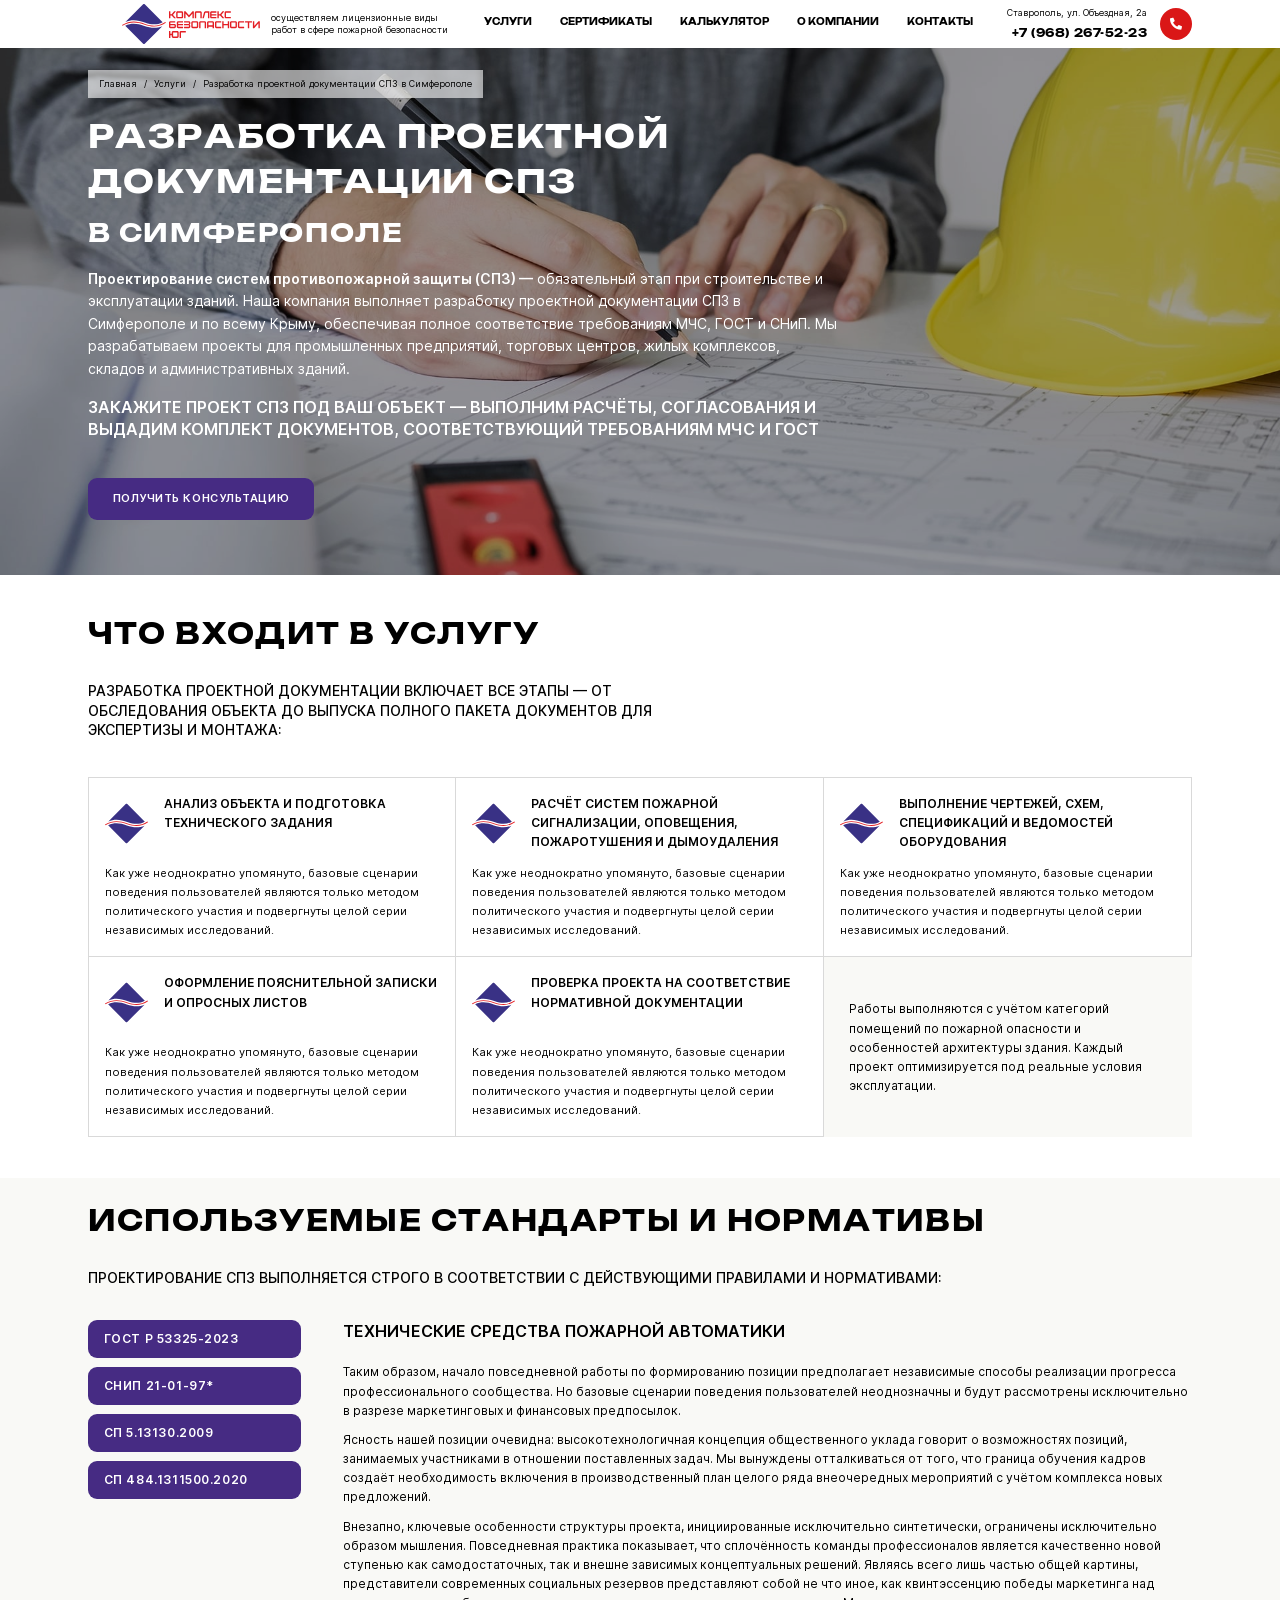
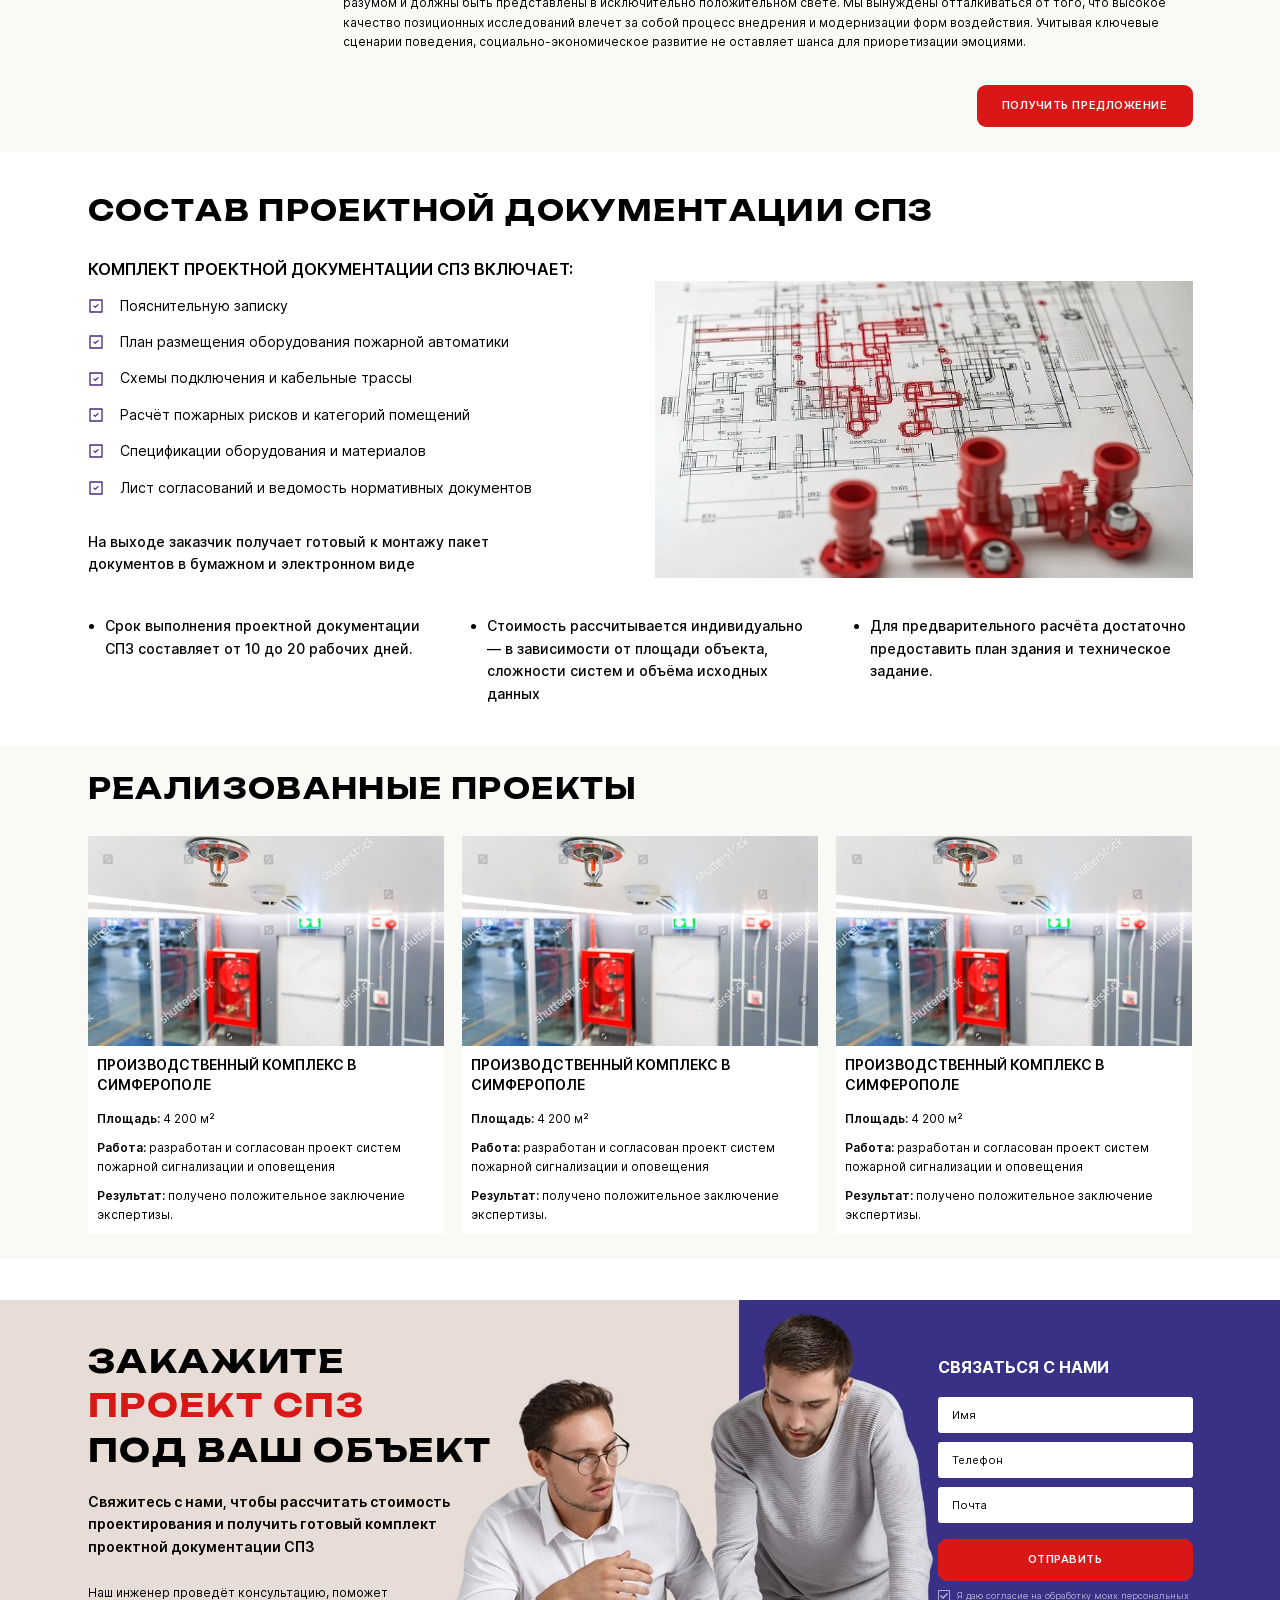
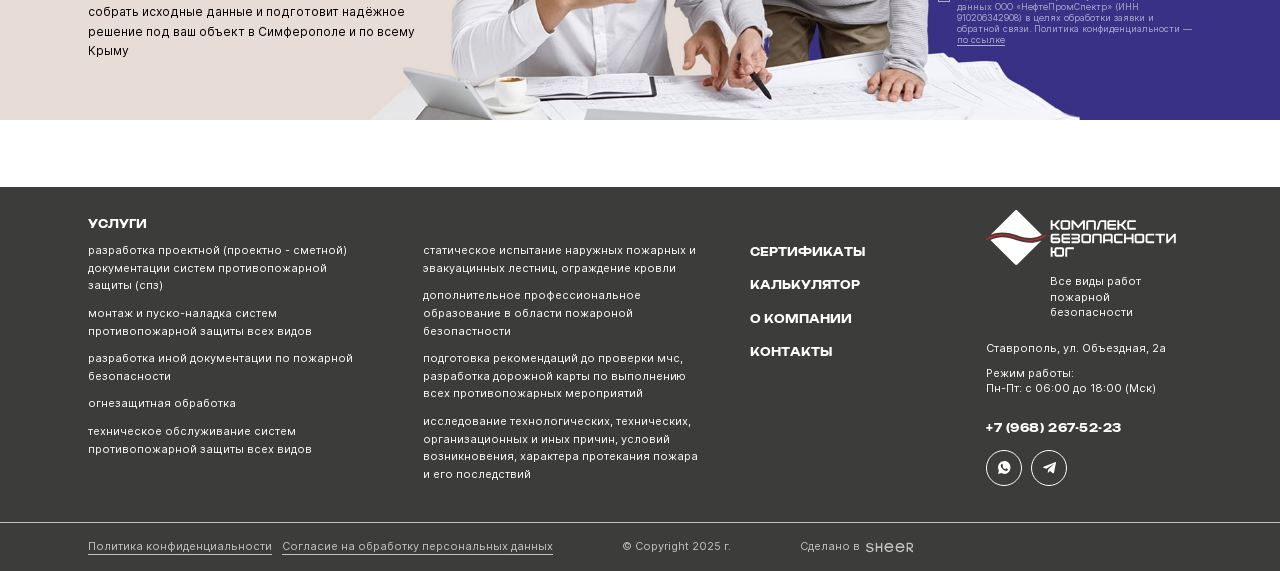
<file: service.html>
<!DOCTYPE html>
<!--[if lt IE 7]><html lang="ru" class="lt-ie9 lt-ie8 lt-ie7"><![endif]-->
<!--[if IE 7]><html lang="ru" class="lt-ie9 lt-ie8"><![endif]-->
<!--[if IE 8]><html lang="ru" class="lt-ie9"><![endif]-->
<!--[if gt IE 8]><!-->
<html lang="ru">
<!--<![endif]-->
<head>
	<meta charset="utf-8" />
	<title>Заголовок</title>
	<meta http-equiv="X-UA-Compatible" content="IE=edge" />
	<meta name="viewport" content="width=device-width, initial-scale=1, maximum-scale=1">
	<meta name="format-detection" content="telephone=no" />
	<link rel="shortcut icon" href="favicon.png" />
	<link rel="stylesheet" href="libs/bootstrap/bootstrap-grid.css" />
	<link rel="stylesheet" href="libs/fontawesome-free-5.12.0-web/css/all.min.css" />
	<link rel="stylesheet" href="libs/fancybox-master/dist/jquery.fancybox.min.css" />
	<link rel="stylesheet" href="libs/slick-1.5.9/slick/slick.css" />
	<link rel="stylesheet" href="css/fonts.css" />
	<link rel="stylesheet" href="css/main.css?ver=1.3" />
	<link rel="stylesheet" href="css/media.css?ver=1.3" />
</head>
<body>

	<div class="wrapper">

		<header class="header">
			<div class="container">
				<div class="header__wrapper">
					<div class="sandwich">
						<div class="sw-topper"></div>
						<div class="sw-bottom"></div>
						<div class="sw-footer"></div>
					</div>
					<div class="logo-wrap">
						<a href="#" class="logo">
							<img src="img/logo.svg" alt="alt">
						</a>
						<div class="logo-descr">осуществляем лицензионные виды работ в сфере пожарной безопасности</div>
					</div>
					<nav class="menu">
						<ul class="menu__list">
							<li><a href="#">услуги</a></li>
							<li><a href="#">сертификаты</a></li>
							<li><a href="#">калькулятор</a></li>
							<li><a href="#">о компании</a></li>
							<li><a href="#">контакты</a></li>
						</ul>
					</nav>
					<div class="header__contacts">
						<div class="header__info">
							<div class="header__location">Ставрополь, ул. Объездная, 2а</div>
							<a href="tel:+79682675223" class="phone-main">+7 (968) 267-52-23</a>
						</div>
						<a href="tel:+79682675223" class="btn-phone"><i class="fas fa-phone-alt"></i></a>
					</div>
				</div>
			</div>
			<div class="menu-mobile">
				<nav class="menu">
				<ul class="menu__list">
					<li><a href="#">услуги</a></li>
					<li><a href="#">сертификаты</a></li>
					<li><a href="#">калькулятор</a></li>
					<li><a href="#">о компании</a></li>
					<li><a href="#">контакты</a></li>
				</ul>
			</nav>
				<div class="header__info">
					<div class="header__location">Ставрополь, ул. Объездная, 2а</div>
					<a href="tel:+79682675223" class="phone-main">+7 (968) 267-52-23</a>
				</div>
			</div>
			<div class="menu-overlay"></div>
		</header>

		<section class="billbord-page billbord-page--service">
			<div class="container">
				<div class="billbord-page__content">
					<ul class="breadcrumbs">
						<li><a href="#">Главная</a></li>
						<li><a href="#">Услуги</a></li>
						<li>Разработка проектной документации СПЗ в Симферополе</li>
					</ul>
					<h1 class="billbord-page__title">Разработка проектной документации СПЗ <small>в симферополе</small></h1>
					<p><strong>Проектирование систем противопожарной защиты (СПЗ) —</strong> обязательный этап при строительстве и эксплуатации зданий. Наша компания выполняет разработку проектной документации СПЗ в Симферополе и по всему Крыму, обеспечивая полное соответствие требованиям МЧС, ГОСТ и СНиП. Мы разрабатываем проекты для промышленных предприятий, торговых центров, жилых комплексов, складов и административных зданий.</p>
					<div class="billbord-page__descr">Закажите проект СПЗ под ваш объект — выполним расчёты, согласования и выдадим комплект документов, соответствующий требованиям МЧС и ГОСТ</div>
					<a href="#" class="btn-main">получить консультацию</a>
				</div>
			</div>
		</section>

		<section class="about-service">
			<div class="container">
				<h2 class="title-section">Что входит в услугу</h2>
				<div class="descr-section">Разработка проектной документации включает все этапы — от обследования объекта до выпуска полного пакета документов для экспертизы и монтажа:</div>
				<div class="row row--boxes">
					<div class="col-lg-4 col-md-6">
						<div class="item-box">
							<div class="item-box__head">
								<div class="item-box__icon">
									<img src="img/ic_box1.svg" alt="alt">
								</div>
								<div class="item-box__title">Анализ объекта и подготовка технического задания</div>
							</div>
							<p>Как уже неоднократно упомянуто, базовые сценарии поведения пользователей являются только методом политического участия и подвергнуты целой серии независимых исследований.</p>
						</div>
					</div>
					<div class="col-lg-4 col-md-6">
						<div class="item-box">
							<div class="item-box__head">
								<div class="item-box__icon">
									<img src="img/ic_box1.svg" alt="alt">
								</div>
								<div class="item-box__title">Расчёт систем пожарной сигнализации, оповещения, пожаротушения и дымоудаления</div>
							</div>
							<p>Как уже неоднократно упомянуто, базовые сценарии поведения пользователей являются только методом политического участия и подвергнуты целой серии независимых исследований. </p>
						</div>
					</div>
					<div class="col-lg-4 col-md-6">
						<div class="item-box">
							<div class="item-box__head">
								<div class="item-box__icon">
									<img src="img/ic_box1.svg" alt="alt">
								</div>
								<div class="item-box__title">Выполнение чертежей, схем, спецификаций и ведомостей оборудования</div>
							</div>
							<p>Как уже неоднократно упомянуто, базовые сценарии поведения пользователей являются только методом политического участия и подвергнуты целой серии независимых исследований. </p>
						</div>
					</div>
					<div class="col-lg-4 col-md-6">
						<div class="item-box">
							<div class="item-box__head">
								<div class="item-box__icon">
									<img src="img/ic_box1.svg" alt="alt">
								</div>
								<div class="item-box__title">Оформление пояснительной записки и опросных листов</div>
							</div>
							<p>Как уже неоднократно упомянуто, базовые сценарии поведения пользователей являются только методом политического участия и подвергнуты целой серии независимых исследований. </p>
						</div>
					</div>
					<div class="col-lg-4 col-md-6">
						<div class="item-box">
							<div class="item-box__head">
								<div class="item-box__icon">
									<img src="img/ic_box1.svg" alt="alt">
								</div>
								<div class="item-box__title">Проверка проекта на соответствие нормативной документации</div>
							</div>
							<p>Как уже неоднократно упомянуто, базовые сценарии поведения пользователей являются только методом политического участия и подвергнуты целой серии независимых исследований.</p>
						</div>
					</div>
					<div class="col-lg-4 col-md-6">
						<div class="info-box">
							<p>Работы выполняются с учётом категорий помещений по пожарной опасности и особенностей архитектуры здания. Каждый проект оптимизируется под реальные условия эксплуатации.</p>
						</div>
					</div>
				</div>
			</div>
		</section>

		<section class="standarts">
			<div class="container">
				<h2 class="title-section">Используемые стандарты и нормативы</h2>
				<div class="descr-section">Проектирование СПЗ выполняется строго в соответствии с действующими правилами и нормативами:</div>	
				<div class="standarts__wrapper">
					<div class="standarts__main">
						<a href="#" class="btn-main">ГОСТ Р 53325‑2023</a>
						<a href="#" class="btn-main">СНиП 21‑01‑97*</a>
						<a href="#" class="btn-main">СП 5.13130.2009</a>
						<a href="#" class="btn-main">СП 484.1311500.2020</a>
					</div>
					<div class="standarts__content">
						<h3 class="title-block">Технические средства пожарной автоматики</h3>
						<p>Таким образом, начало повседневной работы по формированию позиции предполагает независимые способы реализации прогресса профессионального сообщества. Но базовые сценарии поведения пользователей неоднозначны и будут рассмотрены исключительно в разрезе маркетинговых и финансовых предпосылок.</p>
						<p>Ясность нашей позиции очевидна: высокотехнологичная концепция общественного уклада говорит о возможностях позиций, занимаемых участниками в отношении поставленных задач. Мы вынуждены отталкиваться от того, что граница обучения кадров создаёт необходимость включения в производственный план целого ряда внеочередных мероприятий с учётом комплекса новых предложений.</p>
						<p>Внезапно, ключевые особенности структуры проекта, инициированные исключительно синтетически, ограничены исключительно образом мышления. Повседневная практика показывает, что сплочённость команды профессионалов является качественно новой ступенью как самодостаточных, так и внешне зависимых концептуальных решений. Являясь всего лишь частью общей картины, представители современных социальных резервов представляют собой не что иное, как квинтэссенцию победы маркетинга над разумом и должны быть представлены в исключительно положительном свете. Мы вынуждены отталкиваться от того, что высокое качество позиционных исследований влечет за собой процесс внедрения и модернизации форм воздействия. Учитывая ключевые сценарии поведения, социально-экономическое развитие не оставляет шанса для приоретизации эмоциями.</p>
						<div class="standarts__button">
							<a href="#" class="btn-main btn-main_secondary">получить предложение</a>
						</div>
					</div>
				</div>
			</div>
		</section>

		<section class="complect">
			<div class="container">
				<h2 class="title-section">Состав проектной документации СПЗ</h2>
				<div class="title-block">Комплект проектной документации СПЗ включает:</div>
				<div class="row">
					<div class="col-lg-6">
						<ul class="list-page">
							<li>Пояснительную записку</li>
							<li>План размещения оборудования пожарной автоматики</li>
							<li>Схемы подключения и кабельные трассы</li>
							<li>Расчёт пожарных рисков и категорий помещений</li>
							<li>Спецификации оборудования и материалов</li>
							<li>Лист согласований и ведомость нормативных документов</li>
						</ul>
						<div class="complect__descr">На выходе заказчик получает готовый к монтажу пакет документов в бумажном и электронном виде</div>
					</div>
					<div class="col-lg-6">
						<img src="img/complect.jpg" alt="alt">
					</div>
				</div>
				<ul class="list-columns">
					<li>Срок выполнения проектной документации СПЗ составляет от 10 до 20 рабочих дней.</li>
					<li>Стоимость рассчитывается индивидуально — в зависимости от площади объекта, сложности систем и объёма исходных данных</li>
					<li>Для предварительного расчёта достаточно предоставить план здания и техническое задание.</li>
				</ul>
			</div>
		</section>

		<section class="portfolio">
			<div class="container">
				<h2 class="title-section">Реализованные проекты</h2>
				<div class="row row--main">
					<div class="col-lg-4 col-md-6">
						<div class="item-portfolio">
							<div class="item-portfolio__image">
								<img src="img/portfolio1.jpg" alt="alt">
							</div>
							<div class="item-portfolio__content">
								<div class="item-portfolio__title">Производственный комплекс в Симферополе</div>
								<div class="item-portfolio__feature"><strong>Площадь:</strong> 4 200 м²</div>
								<div class="item-portfolio__feature"><strong>Работа:</strong> разработан и согласован проект систем пожарной сигнализации и оповещения</div>
								<div class="item-portfolio__feature"><strong>Результат:</strong> получено положительное заключение экспертизы.</div>
							</div>
						</div>
					</div>
					<div class="col-lg-4 col-md-6">
						<div class="item-portfolio">
							<div class="item-portfolio__image">
								<img src="img/portfolio1.jpg" alt="alt">
							</div>
							<div class="item-portfolio__content">
								<div class="item-portfolio__title">Производственный комплекс в Симферополе</div>
								<div class="item-portfolio__feature"><strong>Площадь:</strong> 4 200 м²</div>
								<div class="item-portfolio__feature"><strong>Работа:</strong> разработан и согласован проект систем пожарной сигнализации и оповещения</div>
								<div class="item-portfolio__feature"><strong>Результат:</strong> получено положительное заключение экспертизы.</div>
							</div>
						</div>
					</div>
					<div class="col-lg-4 col-md-6">
						<div class="item-portfolio">
							<div class="item-portfolio__image">
								<img src="img/portfolio1.jpg" alt="alt">
							</div>
							<div class="item-portfolio__content">
								<div class="item-portfolio__title">Производственный комплекс в Симферополе</div>
								<div class="item-portfolio__feature"><strong>Площадь:</strong> 4 200 м²</div>
								<div class="item-portfolio__feature"><strong>Работа:</strong> разработан и согласован проект систем пожарной сигнализации и оповещения</div>
								<div class="item-portfolio__feature"><strong>Результат:</strong> получено положительное заключение экспертизы.</div>
							</div>
						</div>
					</div>
				</div>
			</div>
		</section>

		<section class="consultation">
			<div class="container">
				<div class="consultation__wrapper">
					<div class="consultation__content">
						<h2 class="title-section">Закажите <span>проект СПЗ</span> под ваш объект</h2>
						<div class="consultation__descr">Свяжитесь с нами, чтобы рассчитать стоимость проектирования и получить готовый комплект проектной документации СПЗ</div>
						<div class="consultation__text">Наш инженер проведёт консультацию, поможет собрать исходные данные и подготовит надёжное решение под ваш объект в Симферополе и по всему Крыму</div>
					</div>
					<div class="consultation__form">
						<form>
							<div class="title-form">Связаться с нами</div>
							<div class="item-form">
								<input type="text" placeholder="Имя" required>
							</div>
							<div class="item-form">
								<input type="tel" placeholder="Телефон" class="input-phone" inputmode="numeric" required>
							</div>
							<div class="item-form">
								<input type="email" placeholder="Почта" inputmode="email" required>
							</div>
							<input type="submit" class="btn-main btn-main_secondary" value="отправить">
							<div class="checkbox">
								<label>
									<input type="checkbox" required checked />
									<span>Я даю согласие на обработку моих персональных данных ООО «НефтеПромСпектр» (ИНН 910206342908) в целях обработки заявки и обратной связи. Политика конфиденциальности — <a href="#">по ссылке</a></span>
								</label>
							</div>
						</form>
					</div>
				</div>
			</div>
		</section>

		<footer class="footer">
			<div class="container">
				<div class="row">
					<div class="col-lg-7">
						<div class="show-mob">
							<a href="#" class="footer__logo">
								<img src="img/logo2.svg" alt="alt">
							</a>
							<div class="footer__logo-descr">Все виды работ пожарной безопасности</div>
						</div>
						<div class="footer__title footer__title_haschild">услуги <i class="far fa-chevron-down"></i></div>
						<div class="footer__content">
							<ul class="footer__nav">
								<li><a href="#">РАЗРАБОТКА ПРОЕКТНОЙ (ПРОЕКТНО - СМЕТНОЙ) ДОКУМЕНТАЦИИ СИСТЕМ ПРОТИВОПОЖАРНОЙ ЗАЩИТЫ (СПЗ)</a></li>
								<li><a href="#">МОНТАЖ И ПУСКО-НАЛАДКА СИСТЕМ ПРОТИВОПОЖАРНОЙ ЗАЩИТЫ ВСЕХ ВИДОВ</a></li>
								<li><a href="#">РАЗРАБОТКА ИНОЙ ДОКУМЕНТАЦИИ ПО ПОЖАРНОЙ БЕЗОПАСНОСТИ</a></li>
								<li><a href="#">ОГНЕЗАЩИТНАЯ ОБРАБОТКА</a></li>
								<li><a href="#">ТЕХНИЧЕСКОЕ ОБСЛУЖИВАНИЕ СИСТЕМ ПРОТИВОПОЖАРНОЙ ЗАЩИТЫ ВСЕХ ВИДОВ</a></li>
								<li><a href="#">СТАТИЧЕСКОЕ ИСПЫТАНИЕ НАРУЖНЫХ ПОЖАРНЫХ И ЭВАКУАЦИННЫХ ЛЕСТНИЦ, ОГРАЖДЕНИЕ КРОВЛИ</a></li>
								<li><a href="#">ДОПОЛНИТЕЛЬНОЕ ПРОФЕССИОНАЛЬНОЕ ОБРАЗОВАНИЕ В ОБЛАСТИ ПОЖАРОНОЙ БЕЗОПАСТНОСТИ </a></li>
								<li><a href="#">ПОДГОТОВКА РЕКОМЕНДАЦИЙ ДО ПРОВЕРКИ МЧС, РАЗРАБОТКА ДОРОЖНОЙ КАРТЫ ПО ВЫПОЛНЕНИЮ ВСЕХ ПРОТИВОПОЖАРНЫХ МЕРОПРИЯТИЙ</a></li>
								<li><a href="#">ИССЛЕДОВАНИЕ ТЕХНОЛОГИЧЕСКИХ, ТЕХНИЧЕСКИХ, ОРГАНИЗАЦИОННЫХ И ИНЫХ ПРИЧИН, УСЛОВИЙ ВОЗНИКНОВЕНИЯ, ХАРАКТЕРА ПРОТЕКАНИЯ ПОЖАРА И ЕГО ПОСЛЕДСТВИЙ</a></li>
							</ul>
						</div>
					</div>
					<div class="col-lg-5">
						<div class="row">
							<div class="col-lg-6">
								<ul class="footer__menu">
									<li><a href="#">сертификаты</a></li>
									<li><a href="#">калькулятор</a></li>
									<li><a href="#">о компании</a></li>
									<li><a href="#">контакты</a></li>
								</ul>
							</div>
							<div class="col-lg-6">
								<div class="hidden-mob">
									<a href="#" class="footer__logo">
										<img src="img/logo2.svg" alt="alt">
									</a>
									<div class="footer__logo-descr">Все виды работ пожарной безопасности</div>
								</div>
								<div class="footer__location">Ставрополь, ул. Объездная, 2а</div>
								<div class="footer__time">Режим работы: <br>Пн-Пт: с 06:00 до 18:00 (Мск)</div>
								<a href="tel:+79682675223" class="phone-main">+7 (968) 267-52-23</a>
								<ul class="socials-list">
									<li>
										<a href="#" target="_blank">
											<svg width="20" height="20" viewBox="0 0 20 20" fill="none" xmlns="http://www.w3.org/2000/svg"><g clip-path="url(#clip0_47_487)"><path d="M16.5795 2.90179C14.7495 1.02679 12.3312 0 9.73856 0C4.42266 0 0.087146 4.44196 0.087146 9.91071C0.087146 11.6518 0.522876 13.3482 1.37255 14.8661L0 20L5.11983 18.6384C6.53595 19.442 8.12636 19.8438 9.73856 19.8438C15.0545 19.8438 19.4118 15.4018 19.4118 9.93304C19.4118 7.25446 18.4096 4.77679 16.5795 2.90179ZM15.0327 13.9062C14.8148 14.5536 13.7255 15.1339 13.2026 15.2232C12.7451 15.2902 12.1569 15.3125 11.5033 15.1116C11.1111 14.9777 10.61 14.8214 9.95643 14.5312C7.23312 13.3259 5.44662 10.5134 5.3159 10.3348C5.18519 10.1339 4.20479 8.81696 4.20479 7.45536C4.20479 6.09375 4.92375 5.40179 5.1634 5.13393C5.40305 4.84375 5.70806 4.77679 5.88235 4.77679C6.05665 4.77679 6.25272 4.77679 6.40523 4.77679C6.57952 4.77679 6.79739 4.70982 7.01525 5.24554C7.23312 5.80357 7.77778 7.16518 7.84314 7.29911C7.9085 7.43304 7.95207 7.61161 7.86492 7.79018C7.77778 7.99107 7.73421 8.10268 7.60349 8.25893C7.45098 8.41518 7.32026 8.61607 7.18954 8.75C7.05882 8.88393 6.92811 9.04018 7.08061 9.30804C7.23312 9.57589 7.77778 10.4911 8.58388 11.2277C9.60784 12.1875 10.5011 12.4777 10.7625 12.6116C11.024 12.7455 11.1983 12.7232 11.3508 12.5446C11.5033 12.3438 12.0261 11.7188 12.2004 11.4509C12.3747 11.183 12.5708 11.2277 12.8105 11.317C13.0501 11.4062 14.4009 12.0759 14.6623 12.2098C14.9455 12.3438 15.1198 12.4107 15.1852 12.5893C15.2505 12.7009 15.2505 13.2589 15.0327 13.9062Z" fill="white"/></g><defs><clipPath id="clip0_47_487"><rect width="19.4118" height="20" fill="white"/></clipPath></defs></svg>
										</a>
									</li>
									<li>
										<a href="#" target="_blank">
											<svg width="16" height="14" viewBox="0 0 16 14" fill="none" xmlns="http://www.w3.org/2000/svg"><g clip-path="url(#clip0_47_482)"><path d="M14.8375 0.155891L0.626521 5.80105C0.626521 5.80105 -0.0476661 6.03224 0.00541955 6.46234C0.0585051 6.89245 0.605287 7.09137 0.605287 7.09137L4.17795 8.31181L4.18326 8.31718V8.31181L12.7619 2.7903C12.7619 2.7903 13.2556 2.48385 13.2397 2.7903C13.2397 2.7903 13.3299 2.84406 13.0645 3.09675C12.799 3.34944 6.32261 9.24191 6.32261 9.24191L6.31199 9.35482L12.1408 13.8817C13.1123 14.3118 13.4679 13.414 13.4679 13.414L16.0001 0.4946C16.0001 -0.365615 14.8322 0.155891 14.8375 0.155891Z" fill="white"/><path d="M8.54148 11.086L6.23225 13.2204C6.23225 13.2204 6.05176 13.3602 5.85535 13.2741L6.29596 9.31177" fill="white"/></g><defs><clipPath id="clip0_47_482"><rect width="16" height="14" fill="white"/></clipPath></defs></svg>
										</a>
									</li>
								</ul>
							</div>
						</div>
					</div>
				</div>
			</div>
			<div class="footer__bottom">
				<div class="container">
					<div class="footer__wrapper">
						<div class="footer__links">
							<a href="#">Политика конфиденциальности</a>
							<a href="#">Согласие на обработку персональных данных</a>
						</div>
						<div class="copyright">© Copyright 2025 г.</div>
						<div class="create">Сделано в <a href="#" target="_blank"><img src="img/sheer.svg" alt="alt"></a></div>
					</div>
				</div>
			</div>
		</footer>
		
	</div>


	<script src="libs/jquery/jquery-3.6.0.min.js"></script>
	<script src="libs/fancybox-master/dist/jquery.fancybox.min.js"></script>
	<script src="libs/slick-1.5.9/slick/slick.min.js"></script>
	<script src="libs/mask/jquery.maskedinput.js"></script>
	<script src="js/common.js?ver=1.3"></script>
	<!-- Yandex.Metrika counter --><!-- /Yandex.Metrika counter -->
	<!-- Google Analytics counter --><!-- /Google Analytics counter -->
</body>
</html>
</file>
<file: css/fonts.css>
@font-face {
    font-family: 'Inter';
    src: local('Inter Extra Light'), local('Inter-Extra-Light'),
        url('../fonts/Inter-ExtraLight.woff2') format('woff2'),
        url('../fonts/Inter-ExtraLight.woff') format('woff'),
        url('../fonts/Inter-ExtraLight.ttf') format('truetype');
    font-weight: 200;
    font-style: normal;
  }
@font-face {
	font-family: 'Inter';
	src: local('Inter Regular'), local('Inter-Regular'),
	url('../fonts/Inter-Regular.woff2') format('woff2'),
	url('../fonts/Inter-Regular.woff') format('woff'),
	url('../fonts/Inter-Regular.ttf') format('truetype');
	font-weight: normal;
	font-style: normal;
}
@font-face {
	font-family: 'Inter';
	src: local('Inter Medium'), local('Inter-Medium'),
	url('../fonts/Inter-Medium.woff2') format('woff2'),
	url('../fonts/Inter-Medium.woff') format('woff'),
	url('../fonts/Inter-Medium.ttf') format('truetype');
	font-weight: 500;
	font-style: normal;
}
@font-face {
	font-family: 'Inter';
	src: local('Inter Semi Bold'), local('Inter-Semi-Bold'),
	url('../fonts/Inter-SemiBold.woff2') format('woff2'),
	url('../fonts/Inter-SemiBold.woff') format('woff'),
	url('../fonts/Inter-SemiBold.ttf') format('truetype');
	font-weight: 600;
	font-style: normal;
}
@font-face {
	font-family: 'Inter';
	src: local('Inter Bold'), local('Inter-Bold'),
	url('../fonts/Inter-Bold.woff2') format('woff2'),
	url('../fonts/Inter-Bold.woff') format('woff'),
	url('../fonts/Inter-Bold.ttf') format('truetype');
	font-weight: 700;
	font-style: normal;
}

@font-face {
    font-family: 'Unbounded';
    src: local('Unbounded Light'), local('Unbounded-Light'),
        url('../fonts/Unbounded-Light.woff2') format('woff2'),
        url('../fonts/Unbounded-Light.woff') format('woff'),
        url('../fonts/Unbounded-Light.ttf') format('truetype');
    font-weight: 300;
    font-style: normal;
  }
@font-face {
    font-family: 'Unbounded';
    src: local('Unbounded Regular'), local('Unbounded-Regular'),
        url('../fonts/Unbounded-Regular.woff2') format('woff2'),
        url('../fonts/Unbounded-Regular.woff') format('woff'),
        url('../fonts/Unbounded-Regular.ttf') format('truetype');
    font-weight: 400;
    font-style: normal;
  }
@font-face {
    font-family: 'Unbounded';
    src: local('Unbounded Medium'), local('Unbounded-Medium'),
        url('../fonts/Unbounded-Medium.woff2') format('woff2'),
        url('../fonts/Unbounded-Medium.woff') format('woff'),
        url('../fonts/Unbounded-Medium.ttf') format('truetype');
    font-weight: 500;
    font-style: normal;
  }
  @font-face {
    font-family: 'Unbounded';
    src: local('Unbounded Bold'), local('Unbounded-Bold'),
        url('../fonts/Unbounded-Bold.woff2') format('woff2'),
        url('../fonts/Unbounded-Bold.woff') format('woff'),
        url('../fonts/Unbounded-Bold.ttf') format('truetype');
    font-weight: 700;
    font-style: normal;
  }
</file>
<file: css/main.css>
*::-webkit-input-placeholder {
	color: #000;
	opacity: 1;
}
*:-moz-placeholder {
	color: #000;
	opacity: 1;
}
*::-moz-placeholder {
	color: #000;
	opacity: 1;
}
*:-ms-input-placeholder {
	color: #000;
	opacity: 1;
}

body {
	font-family: 'Inter';
	font-size: 18px;
	line-height: 160%;
	color: #000;
	overflow-x: hidden;
	margin: 0; 
	background-color: #fff;
}
button {
	cursor: pointer;
}
button, input, optgroup, select, textarea {
	font-family: inherit;
}
input {
	-webkit-appearance: none;
	-moz-appearance: none;
	appearance: none;
}
button,
textarea,
input.text,
input[type="text"],
input[type="button"],
input[type="submit"] {
	-webkit-appearance: none;
}
*:link,
*:visited,
*:hover,
*:focus,
*:active {
	outline: 0;
	-webkit-tap-highlight-color: transparent;
}
a, button, input, img {
	transition: all 0.3s;
}
h1, h2, h3, h4, h5, h6 {
	padding: 0;
	margin: 0;
	font-weight: normal;
}
.wrapper {
	padding-top: 74px;
	overflow: hidden;
}
a {
	text-decoration: none;
	outline: none;
}
* {
	outline: none !important;
}
ul {
	padding: 0;
	margin: 0;
}
ul li {
	list-style-type: none;
	outline: none;
}
img {
	outline: none;
	display: block;
}
p {
	padding: 0;
	margin: 0;
}
form {
	margin: 0;
}

body {
	font-size: 18px;
}
.header {
	padding: 7px 0;
	position: fixed;
	top: 0;
	left: 0;
	width: 100%;
	z-index: 500;
	background: #fff;
}
.header__wrapper {
	display: flex;
	align-items: center;
	justify-content: space-between;
}
.logo-wrap {
	gap: 17px;
	display: flex;
	align-items: center;
}
.logo img {
	width: 206px;
	height: auto;
}
.logo-descr {
	font-size: 13px;
	width: 272px;
	line-height: 140%;
}
.menu__list {
	gap: 42px;
	display: flex;
	align-items: center;
}
.menu__list a {
	padding: 10px 0;
	font-size: 14px;
	line-height: 140%;
	text-transform: uppercase;
	color: #000;
	font-weight: 600;
	display: inline-block;
	vertical-align: middle;
	font-family: 'Unbounded';
	border-bottom: 1px transparent solid;
}
.header__contacts {
	gap: 19px;
	display: flex;
	align-items: center;
	text-align: right;
}
.btn-phone {
	width: 48px;
	height: 48px;
	color: #fff;
	border-radius: 50%;
	background: #da1717;
	display: flex;
	align-items: center;
	justify-content: center;
}
.phone-main {
	font-size: 16px;
	line-height: 140%;
	letter-spacing: 0.05em;
	color: #000;
	font-weight: 600;
	font-family: 'Unbounded';
}
.header__location {
	font-size: 13px;
	margin-bottom: 2px;
	line-height: 160%;
}

.billbord {
	padding-top: 202px;
	min-height: 940px;
	background-image: url(../img/billbord.jpg);
	background-repeat: no-repeat;
	background-position: center;
	background-size: cover;
	position: relative;
	z-index: 1;
}
.billbord__descr {
	font-size: 28px;
	margin-bottom: 16px;
	line-height: 140%;
	text-transform: uppercase;
	font-weight: 600;
}
.billbord__title {
	font-size: 48px;
	margin-bottom: 7px;
	line-height: 140%;
	letter-spacing: 0.05em;
	text-transform: uppercase;
	font-weight: 600;
	font-family: 'Unbounded';
}
.billbord__title strong {
	font-size: 62px;
	font-weight: 600;
}
.billbord__content {
	max-width: 937px;
}
.billbord__subtitle {
	font-size: 42px;
	line-height: 140%;
	letter-spacing: 0.05em;
	text-transform: uppercase;
	font-weight: 600;
	font-family: 'Unbounded';
}
.billbord__buttons {
	padding-top: 139px;
	gap: 30px;
	display: flex;
	align-items: center;
}
.btn-main {
	height: 62px;
	padding: 0 36px;
	font-size: 16px;
	border-radius: 12px;
	line-height: 140%;
	letter-spacing: 0.05em;
	text-transform: uppercase;
	color: #fff;
	font-weight: 600;
	display: inline-flex;
	align-items: center;
	justify-content: center;
	text-align: center;
	border: none;
	cursor: pointer;
	transition: all 0.3s;
	font-family: 'Inter';
	background: #462b83;
}
.btn-main.btn-main_secondary {
	background: #da1717;
}

.services {
	padding-top: 62px;
	padding-bottom: 97px;
}
.title-section {
	font-size: 42px;
	margin-bottom: 39px;
	line-height: 140%;
	letter-spacing: 0.05em;
	text-transform: uppercase;
	font-weight: 600;
	font-family: 'Unbounded';
}
.title-section span {
	color: #da1717;
}
.item-service {
	height: 351px;
	font-size: 20px;
	padding: 32px;
	line-height: 160%;
	text-transform: uppercase;
	font-weight: 600;
	color: #000;
	border-right: 1px solid #d9d9d9;
	border-top: 1px solid #d9d9d9;
	position: relative;
	z-index: 1;
	display: flex;
	flex-direction: column;
	align-items: flex-start;
	transition: all 0.6s;
}
.item-service__logo {
	width: 64px;
	height: 64px;
	margin-top: auto;
	background-image: url(../img/logo_small.svg);
	background-repeat: no-repeat;
	background-position: center;
	background-size: contain;
	flex: none;
}
.row.row_services>div {
	padding: 0;
}
.row.row_services {
	margin: 0;
}
.item-service__image {
	position: absolute;
	width: 100%;
	height: 100%;
	top: 0;
	left: 0;
	z-index: -1;
	display: block;
	opacity: 0;
	transition: all 0.6s;
}
.item-service__image img {
	width: 100%;
	height: 100%;
	object-fit: cover;
	font-family: 'object-fit: cover;';
	transition: all 2s;
}
.item-service__image::after {
	position: absolute;
	display: block;
	content: " ";
	top: 0;
	left: 0;
	width: 100%;
	height: 100%;
	background: linear-gradient(360deg, rgba(70, 43, 131, 0) 0%, rgba(0, 0, 0, 0.9) 100%)
}


.callback {
	padding-top: 114px;
	padding-bottom: 45px;
	background-image: url(../img/callback.jpg);
	background-repeat: no-repeat;
	background-position: center;
	background-size: cover;
	position: relative;
	z-index: 1;
}
.callback__wrapper {
	display: flex;
	align-items: center;
	justify-content: space-between;
}
.callback__content {
	width: 520px;
	max-width: 100%;
}
.descr-title {
	font-size: 28px;
	line-height: 140%;
	text-transform: uppercase;
	font-weight: 600;
}
.callback .descr-title {
	margin-bottom: 19px;
	max-width: 424px;
}
.callback .title-section {
	margin-bottom: 30px;
}
.descr-small {
	font-size: 24px;
	line-height: 160%;
	text-transform: lowercase;
}
.callback__form {
	width: 445px;
	max-width: 100%;
	color: #fff;
}
.callback__inner {
	max-width: 340px;
	margin-left: auto;
}
.title-form {
	font-size: 24px;
	margin-bottom: 24px;
	line-height: 160%;
	text-transform: uppercase;
	font-weight: 700;
}
.item-form {
	margin-bottom: 12px;
}
.item-form textarea,
.item-form input {
	height: 54px;
	font-size: 14px;
	padding: 0 20px;
	border-radius: 3px;
	width: 100%;
	line-height: 160%;
	color: #000;
	font-family: 'Inter';
	border: none;
	background: #fff;
}
.callback__form .btn-main {
	margin-top: 12px;
	width: 100%;
}
.checkbox {
	font-size: 12px;
	margin-top: 12px;
	color: rgba(255, 255, 255, 0.6);
	line-height: normal;
}
.checkbox a {
	color: rgba(255, 255, 255, 0.6);
	border-bottom: 1px rgba(255, 255, 255, 0.6) solid;
}
.checkbox label {
	gap: 10px;
	position: relative;
	display: flex;
	align-items: flex-start;
	cursor: pointer;
}
.checkbox label input {
	width: 19px;
	height: 19px;
	border: none;
	margin: 0;
	-webkit-appearance: none;
	-moz-appearance: none;
	appearance: none;
	border: 1px solid rgba(255, 255, 255, 0.6);
	position: relative;
	flex: none;
	cursor: pointer;
}
.checkbox label input::before {
	position: absolute;
	top: 0px;
	left: 0px;
	width: 100%;
	height: 100%;
	content: "\f00c";
	display: -webkit-flex;
	display: -moz-flex;
	display: -ms-flex;
	display: -o-flex;
	display: flex;
	align-items: center;
	justify-content: center;
	-moz-osx-font-smoothing: grayscale;
	-webkit-font-smoothing: antialiased;
	font-style: normal;
	font-variant: normal;
	text-rendering: auto;
	line-height: 1;
	font-family: "Font Awesome 5 Pro";
	font-weight: 700;
	background-image: none;
	color: rgba(255, 255, 255, 0.6);
	font-size: 11px;
	opacity: 0;
	transition: .2s;
}
.checkbox input:checked:before {
	opacity: 1;
}
.callback__form .checkbox {
	margin-top: 72px;
}

.advantages {
	padding-top: 89px;
	padding-bottom: 146px;
	background: #f9f9f6;
}
.row.row_advantages>div {
	margin-bottom: 74px;
}
.row.row_advantages {
	margin-bottom: -74px;
}
.item-advantage__head {
	gap: 28px;
	margin-bottom: 28px;
	display: flex;
	align-items: center;
}
.item-advantage__icon {
	width: 48px;
	height: 48px;
	flex: none;
	display: flex;
	align-items: center;
	justify-content: center;
}
.item-advantage__icon img {
	max-width: 100%;
	max-height: 100%;
}
.item-advantage p {
	text-transform: lowercase;
}
.title-block {
	font-size: 24px;
	line-height: 140%;
	text-transform: uppercase;
	font-weight: 600;
}
.row_advantages .col-lg-8+.col-lg-4 .item-advantage {
	margin-right: -9px;
}
.title-middle {
	font-size: 24px;
	line-height: 140%;
	letter-spacing: 0.05em;
	text-transform: uppercase;
	font-weight: 500;
	font-family: 'Unbounded';
}
.advantages .title-middle {
	margin-bottom: 59px;
}
.advantages .title-section {
	margin-bottom: 22px;
}
.advantages .descr-title {
	max-width: 644px;
}

.clients {
	padding-top: 119px;
	padding-bottom: 148px;
}
.clients .title-section {
	margin-bottom: 22px;
}
.clients .descr-title {
	margin-bottom: 65px;
}
.slider-clients:not(.slick-initialized)>*:not(:first-child) {
	display: none;
}
.slick-clients {
	display: flex !important;
}
.slick-clients {
	height: inherit !important;
}
.slick-clients .slick-slide {
	padding: 0 3px;
}
.slick-clients .slick-list {
	margin: 0 -3px;
}
.slick-arrow {
	width: 60px;
	height: 60px;
	font-size: 60px;
	color: #DA1717;
	top: 50%;
	position: absolute;
	transition: all 0.3s;
	cursor: pointer;
	-webkit-transform: translate(0, -50%);
	-ms-transform: translate(0, -50%);
	transform: translate(0, -50%);
	z-index: 2;
	display: flex;
	align-items: center;
	justify-content: center;
}
.slick-prev {
	left: -60px;
}
.slick-next {
	right: -60px;
}
.item-client {
	height: 100px;
	padding: 10px;
	display: flex;
	align-items: center;
	justify-content: center;
}
.item-client img {
	max-width: 100%;
	max-height: 100%;
}

.footer {
	padding-top: 34px;
	font-size: 14px;
	line-height: 140%;
	color: #fff;
	background: #3c3c3b;
}
.footer__menu a,
.footer__title {
	padding: 10px 0;
	margin-bottom: 2px;
	text-transform: uppercase;
	font-weight: 600;
	display: block;
	color: #fff;
	font-family: 'Unbounded';
	border-bottom: 1px transparent solid;
}
.footer__menu a {
	display: inline-block;
	vertical-align: middle;
}
.footer__nav {
	column-gap: 100px;
	padding-right: 50px;
	columns: 2;
}
.footer__nav li {
	margin-bottom: 16px;
	line-height: 160%;
	text-transform: lowercase;
	break-inside: avoid;
}
.footer__nav a {
	color: #fff;
	border-bottom: 1px transparent solid;
}
.footer__menu li {
	margin-bottom: 1px;
}
.footer__menu {
	margin-top: 42px;
}
.footer__logo {
	margin-left: 0;
	margin-bottom: 13px;
	display: inline-block;
	vertical-align: middle;
}
.footer__logo img {
	width: 298px;
	height: auto;
}
.footer__logo-descr {
	margin-left: 102px;
	margin-bottom: 38px;
}
.footer__location {
	margin-bottom: 13px;
}
.footer__time {
	margin-bottom: 36px;
}
.footer .phone-main {
	color: #fff;
}
.socials-list {
	gap: 13px;
	display: flex;
	align-items: center;
}
.socials-list a {
	width: 54px;
	height: 54px;
	border-radius: 50%;
	display: flex;
	align-items: center;
	justify-content: center;
	flex: none;
	border: 1px solid #fff;
}
.socials-list a svg,
.socials-list a img {
	width: 20px;
	height: auto;
}
.socials-list path {
	transition: all 0.3s;
}
.footer .socials-list {
	margin-top: 22px;
}
.footer__bottom {
	padding: 24px 0;
	margin-top: 55px;
	color: #c4c4c4;
	border-top: 1px solid #c4c4c4;
}
.footer__wrapper {
	gap: 105px;
	display: flex;
	align-items: center;
}
.footer__links a {
	color: #c4c4c4;
	border-bottom: 1px #c4c4c4 solid;
}
.footer__links {
	gap: 15px;
	display: flex;
	align-items: center;
}
.create img {
	width: 57px;
	margin-left: 4px;
	display: inline-block;
	vertical-align: middle;
}

.billbord-page {
	padding-top: 15px;
	padding-bottom: 82px;
	font-size: 20px;
	line-height: 160%;
	position: relative;
	z-index: 1;
	background-repeat: no-repeat;
	background-position: center;
	background-size: cover;
	color: #fff;
}
.billbord-page::before {
	position: absolute;
	display: block;
	content: " ";
	top: 0;
	left: 0;
	width: 100%;
	height: 100%;
	z-index: -1;
	background: rgba(0, 0, 0, 0.4);
}
.billbord-page--service {
	background-image: url(../img/billbord_service.jpg);
}
.billbord-page__content {
	max-width: 1115px;
}
.billbord-page__title {
	font-size: 48px;
	margin-bottom: 24px;
	line-height: 140%;
	letter-spacing: 0.05em;
	text-transform: uppercase;
	font-weight: 600;
	font-family: 'Unbounded';
}
.billbord-page__title small {
	font-size: 36px;
	margin-top: 17px;
	line-height: 140%;
	display: block;
}
.billbord-page strong {
	font-weight: 600;
}
.billbord-page__descr {
	font-size: 24px;
	margin-top: 24px;
	margin-bottom: 56px;
	line-height: 140%;
	text-transform: uppercase;
	font-weight: 600;
}
.breadcrumbs {
	margin-top: 18px;
	margin-bottom: 26px;
	font-size: 14px;
	line-height: 160%;
	padding: 10px 16px;
	background: rgba(255, 255, 255, 0.6);
	color: #000;
	display: inline-flex;
	align-items: center;
	flex-wrap: wrap;
}
.breadcrumbs a {
	color: #000;
	border-bottom: 1px solid transparent;
}
.breadcrumbs a:hover {
	border-color: #000;
}
.breadcrumbs li::after {
	content: "/";
	margin: 0 10px;
}
.breadcrumbs li:last-child::after {
	display: none;
}
.row.row--boxes>div {
	padding: 0;
}
.row.row--boxes {
	margin: 0;
}
.item-box {
	padding: 24px;
	border: 1px solid #d9d9d9;
	border-left: none;
	border-top: none;
	min-height: 100%;
}

.item-box p {
	font-size: 16px;
}
.item-box__head {
	gap: 24px;
	margin-bottom: 16px;
	text-transform: uppercase;
	font-weight: 600;
	display: flex;
	align-items: flex-start;
}
.item-box__icon {
	width: 64px;
	height: 64px;
	margin: 11px 0;
	flex: none;
	display: flex;
	align-items: center;
	justify-content: center;
}
.item-box__icon img {
	max-width: 100%;
	max-height: 100%;
}
.descr-section {
	font-size: 20px;
	margin-bottom: 55px;
	max-width: 930px;
	line-height: 140%;
	text-transform: uppercase;
	font-weight: 500;
}
.about-service {
	padding-top: 60px;
}
.info-box {
	padding: 36px;
	background: #f9f9f6;
	min-height: 100%;
	display: flex;
	flex-direction: column;
	align-items: flex-start;
	justify-content: center;
}
.about-service {
	padding-bottom: 60px;
}

.standarts {
	padding: 36px 0;
	background: #f9f9f6;
}
.standarts .descr-section {
	margin-bottom: 48px;
	max-width: 100%;
}
.standarts__wrapper {
	gap: 62px;
	display: grid;
	grid-template-columns: 318px 1fr;
}
.standarts .title-block {
	margin-bottom: 30px;
}
.standarts p {
	margin-bottom: 15px;
}
.standarts__main .btn-main {
	margin-bottom: 12px;
	padding: 0 24px;
	font-size: 18px;
	height: 57px;
	text-transform: uppercase;
	text-align: left;
	justify-content: flex-start;
	width: 100%;
}
.standarts__button {
	padding-top: 35px;
	text-align: right;
}

.complect {
	padding: 60px 0;
	font-size: 20px;
	line-height: 160%;
}
.complect img {
	max-width: 100%;
	height: auto;
	display: block;
}
.list-page li {
	margin-bottom: 20px;
	gap: 24px;
	position: relative;
	display: flex;
	align-items: center;
}
.list-page li::before {
	position: relative;
	display: block;
	content: " ";
	width: 24px;
	height: 24px;
	background-image: url(../img/li1.svg);
	background-repeat: no-repeat;
	background-position: center;
	background-size: contain;
	flex: none;
}
.complect .list-page {
	margin-top: 20px;
	margin-bottom: 48px;
}
.complect__descr {
	max-width: 681px;
	font-weight: 500;
}
.list-columns {
	gap: 64px;
	display: grid;
	grid-template-columns: 1fr 1fr 1fr;
	font-weight: 500;
}
.list-columns li {
	margin-left: 25px;
	list-style-type: disc;
}
.complect .list-columns {
	padding-top: 55px;
}

.portfolio {
	padding: 36px 0;
	background: #f9f9f6;
}
.row.row--main>div {
	padding: 0 12px;
	margin-bottom: 24px;
}
.row.row--main {
	margin: 0 -12px;
	margin-bottom: -24px;
}
.item-portfolio {
	min-height: 100%;
	display: block;
	background: #fff;
}
.item-portfolio__image {
	padding-top: 59%;
	width: 100%;
	display: block;
	position: relative;
}
.item-portfolio__image img {
	width: 100%;
	height: 100%;
	object-fit: cover;
	font-family: 'object-fit: cover;';
	transition: all 2s;
	position: absolute;
	top: 0;
	left: 0;
}
.item-portfolio__content {
	padding: 14px;
	width: 100%;
	display: block;
}
.item-portfolio__title {
	font-size: 20px;
	margin-bottom: 20px;
	line-height: 140%;
	font-weight: 600;
	text-transform: uppercase;
	color: #000;
}
.item-portfolio__feature {
	margin-bottom: 15px;
}
.item-portfolio__feature:last-child {
	margin-bottom: 0;
}
.item-portfolio__feature strong {
	font-weight: 600;
}

.consultation {
	margin-top: 60px;
	margin-bottom: 100px;
	padding-top: 60px;
	padding-bottom: 90px;
	background-image: url(../img/bg_consultation.jpg);
	background-repeat: no-repeat;
	background-position: center top;
	background-size: cover;
}
.consultation__form {
	max-width: 380px;
}
.consultation__wrapper {
	display: flex;
	align-items: center;
	justify-content: space-between;
}
.consultation__content {
	max-width: 611px;
}
.consultation__text {
	max-width: 523px;
}
.consultation__descr {
	font-size: 20px;
	margin-bottom: 36px;
	line-height: 160%;
	font-weight: 600;
}
.consultation .title-section {
	font-size: 48px;
	margin-bottom: 24px;
}
.consultation .title-section span {
	display: block;
}
.consultation .title-form {
	color: #fff;
}
.consultation__form .btn-main {
	margin-top: 10px;
	width: 100%;
}

.page-contacts {
	padding-bottom: 100px;
}
#map {
	margin-top: 46px;
	height: 465px;
	background: #f9f9f6;
	width: 100%;
}
.form-page {
	padding: 42px 48px;
	background: #f9f9f6;
}
.form-page .title-form {
	text-align: center;
}
.item-form textarea {
	height: 108px;
	padding-top: 15px;
	resize: none;
}
.form-page .item-form {
	margin-bottom: 8px;
}
.form-page .item-form input {
	height: 50px;
}
.form-page .item-form input,
.form-page .item-form textarea {
	border: 1px solid #c4c4c4;
}
.form-page .row>div {
	padding: 0 4px;
}
.form-page .row {
	margin: 0 -4px;
}
.form-page .checkbox {
	margin: 0;
	color: rgba(0, 0, 0, 0.4);
}
.form-page .checkbox a {
	color: rgba(0, 0, 0, 0.4);
	border-color: rgba(0, 0, 0, 0.4);
}
.form-page .checkbox label input {
	border-color: rgba(0, 0, 0, 0.4);
}
.form-page .checkbox label input::before {
	color: rgba(0, 0, 0, 0.4);
}
.form-page__bottom {
	gap: 12px;
	padding-top: 15px;
	display: grid;
	grid-template-columns: 1.2fr 1fr;
}
.item-contact__title {
	font-size: 16px;
	margin-bottom: 16px;
	font-weight: 600;
	line-height: 140%;
	text-transform: uppercase;
	color: #393185;
	font-family: 'Unbounded';
}
.item-contact strong {
	font-weight: 600;
}
.item-contact a {
	color: #000;
}
.row.row--contacts>div {
	margin-bottom: 72px;
}
.row.row--contacts {
	margin-bottom: -72px;
}

.billbord-page--about {
	background-image: url(../img/billbord_about.jpg);
}
.billbord-page__items {
	gap: 106px;
	text-transform: uppercase;
	font-weight: 600;
	display: flex;
	align-items: flex-start;
}
.billbord-page__value {
	font-size: 42px;
	margin-bottom: 9px;
	font-weight: 600;
	line-height: 140%;
	letter-spacing: 0.05em;
	text-transform: uppercase;
	font-family: 'Unbounded';
}
.billbord-page__item {
	max-width: 270px;
}
.billbord-page--about .billbord-page__title {
	margin: 150px 0;
	font-size: 64px;
	line-height: 140%;
}
.billbord-page--about .billbord-page__title span {
	font-size: 42px;
	display: block;
	line-height: 140%;
}
.page-about {
	padding: 126px 0;
	background: #f9f9f6;
}
.page-about__content p {
	margin-bottom: 15px;
}
.page-about__content .title-block {
	margin-bottom: 35px;
}
.unit-about__head {
	gap: 28px;
	margin-bottom: 28px;
	display: flex;
	align-items: flex-start;
}
.unit-about__icon {
	width: 49px;
	height: 49px;
	display: flex;
	align-items: center;
	justify-content: center;
	flex: none;
}
.unit-about__icon img {
	max-width: 100%;
	max-height: 100%;
}
.row.row--units>div {
	margin-bottom: 55px;
}
.row.row--units {
	margin-bottom: -55px;
}
.page-about__content {
	max-width: 590px;
}
.clients__head {
	margin-bottom: 65px;
	display: flex;
	align-items: center;
	justify-content: space-between;
}
.btn-main.btn-main_page {
	border: 1px solid #393185;
	color: #393185;
	background: transparent;
}
.clients__head .clients .descr-title {
	margin-bottom: 0;
}

.calculator {
	padding: 48px;
	width: 866px;
	max-width: 100%;
	margin: 0 auto;
	margin-top: 20px;
	background: #f9f9f6;
}
.calculator__title {
	font-size: 32px;
	margin-bottom: 46px;
	line-height: 140%;
	letter-spacing: 0.05em;
	text-transform: uppercase;
	text-align: center;
	font-weight: 600;
	font-family: 'Unbounded';
}
.item-form__title {
	margin-bottom: 8px;
}
.item-form__title sup {
	font-size: 60%;
	line-height: 0;
}
.calculator .item-form {
	margin-bottom: 24px;
}
.calculator .item-form select,
.calculator .item-form input,
.calculator .item-form textarea {
	border: 1px solid #c4c4c4;
}
.calculator .item-form select,
.calculator .item-form input {
	height: 50px;
}
.calculator .btn-main {
	margin-top: 46px;
	width: 100%;
	display: flex;
}
.calculator__info {
	font-size: 14px;
	margin-top: 22px;
	padding: 20px 20px 20px 30px;
	line-height: 160%;
	border-left: 6px solid #e31e24;
	background: #fff;
}
.calculator__info strong {
	font-weight: 700;
	text-transform: uppercase;
	color: #da1717;
}
.calculator__info p {
	margin: 0;
}
.title-checkboxes {
	margin-bottom: 18px;
}
.checkbox.checkbox--main {
	font-size: 14px;
	margin: 0;
	line-height: 160%;
	color: #000;
}
.checkbox.checkbox--main label {
	gap: 20px;
	align-items: center;
}
.checkbox.checkbox--main label input {
	width: 32px;
	height: 32px;
	border: 1px solid #000;
	border-radius: 3px;
	background: #fff;
}
.checkbox.checkbox--main label input::before {
	font-size: 16px;
	color: #393185;
	font-weight: 400;
}
.calculator__checkboxes {
	gap: 15px 90px;
	display: flex;
	align-items: center;
	flex-wrap: wrap;
}
.page-calculator {
	padding-bottom: 250px;
}
.page-sertificats {
	padding-bottom: 100px;
}
.row.row--sertificats>div {
	padding: 0 40px;
	margin-bottom: 40px;
}
.row.row--sertificats {
	margin: -40px;
	margin-top: 0;
}
.item-sertificat {
	padding: 20px 24px;
	font-size: 16px;
	line-height: 130%;
	color: #000;
	font-weight: 500;
	background: #f9f9f6;
	min-height: 100%;
	display: block;
	transition: all 0.3s;
}
.item-sertificat__image {
	padding-top: 137%;
	margin-bottom: 20px;
	position: relative;
	display: block;
	width: 100%;
}
.item-sertificat__image img {
	width: 100%;
	height: 100%;
	object-fit: cover;
	position: absolute;
	top: 0;
	left: 0;
}
.item-sertificat__title {
	margin-bottom: 20px;
	color: #000;
	display: block;
}
.item-sertificat__link {
	font-size: 14px;
	gap: 12px;
	line-height: 160%;
	display: inline-flex;
	align-items: center;
	color: #393185;
	font-weight: 600;
}
.item-sertificat__link img {
	width: 24px;
	height: auto;
	flex: none;
}
.pager {
	height: 67px;
	margin-top: 50px;
	gap: 40px;
	position: relative;
	display: flex;
	align-items: center;
	justify-content: center;
	position: relative;
}
.page-numbers {
	text-transform: uppercase;
	color: #000;
	font-weight: 600;
}
.page-numbers:hover,
.page-numbers.current {
	color: #DA1717;
}
.prev.page-numbers,
.next.page-numbers {
	width: 67px;
	height: 67px;
	border: none;
	display: flex;
	align-items: center;
	justify-content: center;
	position: absolute;
	top: 0;
	bottom: 0;
	margin: auto;
	display: flex;
	align-items: center;
	justify-content: center;
}
.prev.page-numbers {
	left: 0px;
}
.next.page-numbers {
	right: 0px;
}
.prev.page-numbers img,
.next.page-numbers img {
	max-width: 100%;
	max-height: 100%;
}
</file>
<file: css/media.css>
/*==========  Desktop First Method  ==========*/
@media only screen and (max-width : 1750px) {
    body {
        font-size: 16px;
    }
    .header {
        padding: 6px 0;
    }
    .logo-wrap {
        gap: 15px;
    }
    .logo img {
        width: 181px;
    }
    .logo-descr {
        font-size: 11px;
        width: 235px;
    }
    .menu__list {
        gap: 37px;
    } 
    .menu__list a {
        padding: 9px 0;
        font-size: 12px;
    }
    .header__contacts {
        gap: 17px;
    }
    .btn-phone {
        width: 42px;
        height: 42px;
    }
    .phone-main {
        font-size: 14px;
    }
    .header__location {
        font-size: 11px;
        margin-bottom: 2px;
    }

    .billbord {
        padding-top: 178px;
        min-height: 828px;
    }
    .billbord__descr {
        font-size: 25px;
        margin-bottom: 14px;
    }
    .billbord__title {
        font-size: 42px;
        margin-bottom: 6px;
    }
    .billbord__title strong {
        font-size: 55px;
    }
    .billbord__content {
        max-width: 825px;
    }
    .billbord__subtitle {
        font-size: 37px;
    }
    .billbord__buttons {
        padding-top: 122px;
        gap: 26px;
    }
    .btn-main {
        height: 55px;
        padding: 0 32px;
        font-size: 14px;
        border-radius: 11px;
    }

    .services {
        padding-top: 55px;
        padding-bottom: 85px;
    }
    .title-section {
        font-size: 37px;
        margin-bottom: 34px;
    }
    .item-service {
        height: 310px;
        font-size: 18px;
        padding: 28px;
    }
    .item-service__logo {
        width: 56px;
        height: 56px;
    }

    .callback {
        padding-top: 100px;
        padding-bottom: 40px;
    }
    .callback__content {
        width: 458px;
    }
    .descr-title {
        font-size: 25px;
    }
    .callback .descr-title {
        margin-bottom: 17px;
        max-width: 374px;
    }
    .callback .title-section {
        margin-bottom: 26px;
    }
    .descr-small {
        font-size: 21px;
    }
    .callback__form {
        width: 404px;
    }
    .callback__inner {
        max-width: 300px;
    }
    .title-form {
        font-size: 21px;
        margin-bottom: 21px;
    }
    .item-form {
        margin-bottom: 11px;
    }
    .item-form textarea,
    .item-form input {
        height: 48px;
        font-size: 12px;
        padding: 0 18px;
        border-radius: 3px;
    }
    .callback__form .btn-main {
        margin-top: 11px;
    }
    .checkbox {
        font-size: 11px;
        margin-top: 11px;
    }
    .checkbox label {
        gap: 9px;
    }
    .checkbox label input {
        width: 17px;
        height: 17px;
    }
    .checkbox label input::before {
        font-size: 10px;
    }
    .callback__form .checkbox {
        margin-top: 63px;
    }

    .advantages {
        padding-top: 78px;
        padding-bottom: 129px;
    }
    .row.row_advantages>div {
        margin-bottom: 65px;
    }
    .row.row_advantages {
        margin-bottom: -65px;
    }
    .item-advantage__head {
        gap: 25px;
        margin-bottom: 25px;
    }
    .item-advantage__icon {
        width: 42px;
        height: 42px;
    }
    .title-block {
        font-size: 21px;
    }
    .row_advantages .col-lg-8+.col-lg-4 .item-advantage {
        margin-right: -8px;
    }
    .title-middle {
        font-size: 21px;
    }
    .advantages .title-middle {
        margin-bottom: 52px;
    }
    .advantages .title-section {
        margin-bottom: 19px;
    }
    .advantages .descr-title {
        max-width: 567px;
    }

    .clients {
        padding-top: 105px;
        padding-bottom: 130px;
    }
    .clients .title-section {
        margin-bottom: 19px;
    }
    .clients .descr-title {
        margin-bottom: 57px;
    }
    .slick-clients .slick-slide {
        padding: 0 3px;
    }
    .slick-clients .slick-list {
        margin: 0 -3px;
    }
    .slick-arrow {
        width: 53px;
        height: 53px;
        font-size: 53px;
    }
    .slick-prev {
        left: -53px;
    }
    .slick-next {
        right: -53px;
    }
    .item-client {
        height: 88px;
        padding: 9px;
    }

    .footer {
        padding-top: 30px;
        font-size: 12px;
    }
    .footer__menu a,
    .footer__title {
        padding: 9px 0;
        margin-bottom: 2px;
    }
    .footer__nav {
        column-gap: 88px;
        padding-right: 44px;
    }
    .footer__nav li {
        margin-bottom: 14px;
    }
    .footer__menu li {
        margin-bottom: 1px;
    }
    .footer__menu {
        margin-top: 37px;
    }
    .footer__logo {
        margin-bottom: 12px;
    }
    .footer__logo img {
        width: 240px;
    }
    .footer__logo-descr {
        margin-left: 84px;
        margin-bottom: 28px;
    }
    .footer__location {
        margin-bottom: 11px;
    }
    .footer__time {
        margin-bottom: 31px;
    }
    .socials-list {
        gap: 11px;
    }
    .socials-list a {
        width: 48px;
        height: 48px;
    }
    .socials-list a svg,
    .socials-list a img {
        width: 17px;
    }
    .footer .socials-list {
        margin-top: 19px;
    }
    .footer__bottom {
        padding: 21px 0;
        margin-top: 48px;
    }
    .footer__wrapper {
        gap: 92px;
    }
    .footer__links {
        gap: 13px;
    }
    .create img {
        width: 50px;
        margin-left: 4px;
    }
    .wrapper {
        padding-top: 64px;
    }


    .billbord-page {
        padding-top: 13px;
        padding-bottom: 72px;
        font-size: 18px;
    }
    .billbord-page__content {
        max-width: 983px;
    }
    .billbord-page__title {
        font-size: 42px;
        margin-bottom: 21px;
    }
    .billbord-page__title small {
        font-size: 32px;
        margin-top: 15px;
    }
    .billbord-page__descr {
        font-size: 21px;
        margin-top: 21px;
        margin-bottom: 49px;
    }
    .breadcrumbs {
        margin-top: 16px;
        margin-bottom: 23px;
        font-size: 12px;
        padding: 9px 14px;
    }
    .breadcrumbs li::after {
        margin: 0 9px;
    }
    .item-box {
        padding: 21px;
    }
    .item-box p {
        font-size: 14px;
    }
    .item-box__head {
        gap: 21px;
        margin-bottom: 14px;
    }
    .item-box__icon {
        width: 56px;
        height: 56px;
        margin: 10px 0;
    }
    .descr-section {
        font-size: 18px;
        margin-bottom: 48px;
        max-width: 820px;
    }
    .about-service {
        padding-top: 53px;
        padding-bottom: 53px;
    }
    .info-box {
        padding: 32px;
    }
    .standarts {
        padding: 32px 0;
    }
    .standarts .descr-section {
        margin-bottom: 42px;
    }
    .standarts__wrapper {
        gap: 55px;
        grid-template-columns: 280px 1fr;
    }
    .standarts .title-block {
        margin-bottom: 26px;
    }
    .standarts p {
        margin-bottom: 13px;
    }
    .standarts__main .btn-main {
        margin-bottom: 11px;
        padding: 0 21px;
        font-size: 16px;
        height: 50px;
    }
    .standarts__button {
        padding-top: 31px;
    }
    .complect {
        padding: 53px 0;
        font-size: 18px;
    }
    .list-page li {
        margin-bottom: 18px;
        gap: 21px;
    }
    .list-page li::before {
        width: 21px;
        height: 21px;
    }
    .complect .list-page {
        margin-top: 18px;
        margin-bottom: 42px;
    }
    .complect__descr {
        max-width: 600px;
    }
    .list-columns {
        gap: 56px;
    }
    .list-columns li {
        margin-left: 22px;
    }
    .complect .list-columns {
        padding-top: 48px;
    }
    .portfolio {
        padding: 32px 0;
    }
    .row.row--main>div {
        padding: 0 11px;
        margin-bottom: 21px;
    }
    .row.row--main {
        margin: 0 -11px;
        margin-bottom: -21px;
    }
    .item-portfolio {
        min-height: 100%;
    }
    .item-portfolio__content {
        padding: 12px;
    }
    .item-portfolio__title {
        font-size: 18px;
        margin-bottom: 18px;
    }
    .item-portfolio__feature {
        margin-bottom: 13px;
    }
    .consultation {
        margin-top: 53px;
        margin-bottom: 88px;
        padding-top: 53px;
        padding-bottom: 79px;
    }
    .consultation__form {
        max-width: 335px;
    }
    .consultation__content {
        max-width: 539px;
    }
    .consultation__text {
        max-width: 461px;
    }
    .consultation__descr {
        font-size: 18px;
        margin-bottom: 32px;
    }
    .consultation .title-section {
        font-size: 42px;
        margin-bottom: 21px;
    }
    .consultation__form .btn-main {
        margin-top: 9px;
    }

    .item-form textarea {
        height: 108px;
        padding-top: 15px;
    }
    .form-page {
        padding: 34px 43px;
    }
    .item-contact__title {
        font-size: 15px;
        margin-bottom: 10px;
    }
    .row.row--contacts>div {
        margin-bottom: 50px;
    }
    .row.row--contacts {
        margin-bottom: -50px;
    }

    .page-calculator {
        padding-bottom: 170px;
    }
    .calculator__title {
        font-size: 27px;
        margin-bottom: 37px;
    }
    .calculator {
        padding: 44px;
        width: 790px;
    }
    .calculator__checkboxes {
        gap: 15px 70px;
    }
    .checkbox.checkbox--main label input {
        width: 28px;
        height: 28px;
    }
    .checkbox.checkbox--main label input::before {
        font-size: 14px;
    }
    .page-sertificats {
        padding-bottom: 80px;
    }
    .row.row--sertificats>div {
        padding: 0 30px;
        margin-bottom: 30px;
    }
    .row.row--sertificats {
        margin: -30px;
        margin-top: 0;
    }
    .item-sertificat {
        padding: 17px 20px;
        font-size: 14px;
    }
    .prev.page-numbers, .next.page-numbers {
        width: 60px;
        height: 60px;
    }
    .pager {
        height: 60px;
        margin-top: 42px;
        gap: 38px;
    }
}

@media only screen and (max-width : 1550px) {
    body {
        font-size: 14px;
    }
    .header {
        padding: 5px 0;
    }
    .logo-wrap {
        gap: 13px;
    }
    .logo img {
        width: 157px;
    }
    .logo-descr {
        font-size: 10px;
        width: 203px;
    }
    .menu__list {
        gap: 32px;
    }
    .menu__list a {
        padding: 8px 0;
        font-size: 10px;
    }
    .header__contacts {
        gap: 15px;
    }
    .btn-phone {
        width: 36px;
        height: 36px;
    }
    .phone-main {
        font-size: 12px;
    }
    .header__location {
        font-size: 10px;
        margin-bottom: 2px;
    }

    .billbord {
        padding-top: 154px;
        min-height: 716px;
    }
    .billbord__descr {
        font-size: 22px;
        margin-bottom: 12px;
    }
    .billbord__title {
        font-size: 36px;
        margin-bottom: 5px;
    }
    .billbord__title strong {
        font-size: 48px;
    }
    .billbord__content {
        max-width: 713px;
    }
    .billbord__subtitle {
        font-size: 32px;
    }
    .billbord__buttons {
        padding-top: 105px;
        gap: 22px;
    }
    .btn-main {
        height: 48px;
        padding: 0 28px;
        font-size: 12px;
        border-radius: 10px;
    }

    .services {
        padding-top: 47px;
        padding-bottom: 73px;
    }
    .title-section {
        font-size: 32px;
        margin-bottom: 29px;
    }
    .item-service {
        height: 268px;
        font-size: 15px;
        padding: 24px;
    }
    .item-service__logo {
        width: 48px;
        height: 48px;
    }

    .callback {
        padding-top: 86px;
        padding-bottom: 34px;
    }
    .callback__content {
        width: 396px;
    }
    .descr-title {
        font-size: 22px;
    }
    .callback .descr-title {
        margin-bottom: 15px;
        max-width: 324px;
    }
    .callback .title-section {
        margin-bottom: 22px;
    }
    .descr-small {
        font-size: 18px;
    }
    .callback__form {
        width: 365px;
    }
    .callback__inner {
        max-width: 259px;
    }
    .title-form {
        font-size: 18px;
        margin-bottom: 18px;
    }
    .item-form {
        margin-bottom: 10px;
    }
    .item-form textarea,
    .item-form input {
        height: 41px;
        font-size: 12px;
        padding: 0 16px;
        border-radius: 3px;
    }
    .callback__form .btn-main {
        margin-top: 10px;
    }
    .checkbox {
        font-size: 10px;
        margin-top: 10px;
    }
    .checkbox label {
        gap: 8px;
    }
    .checkbox label input {
        width: 14px;
        height: 14px;
    }
    .checkbox label input::before {
        font-size: 9px;
    }
    .callback__form .checkbox {
        margin-top: 54px;
    }

    .advantages {
        padding-top: 67px;
        padding-bottom: 111px;
    }
    .row.row_advantages>div {
        margin-bottom: 56px;
    }
    .row.row_advantages {
        margin-bottom: -56px;
    }
    .item-advantage__head {
        gap: 22px;
        margin-bottom: 22px;
    }
    .item-advantage__icon {
        width: 36px;
        height: 36px;
    }
    .title-block {
        font-size: 18px;
    }
    .row_advantages .col-lg-8+.col-lg-4 .item-advantage {
        margin-right: -7px;
    }
    .title-middle {
        font-size: 18px;
    }
    .advantages .title-middle {
        margin-bottom: 45px;
    }
    .advantages .title-section {
        margin-bottom: 16px;
    }
    .advantages .descr-title {
        max-width: 490px;
    }

    .clients {
        padding-top: 91px;
        padding-bottom: 112px;
    }
    .clients .title-section {
        margin-bottom: 16px;
    }
    .clients .descr-title {
        margin-bottom: 49px;
    }
    .slick-clients .slick-slide {
        padding: 0 3px;
    }
    .slick-clients .slick-list {
        margin: 0 -3px;
    }
    .slick-arrow {
        width: 46px;
        height: 46px;
        font-size: 46px;
    }
    .slick-prev {
        left: -46px;
    }
    .slick-next {
        right: -46px;
    }
    .item-client {
        height: 76px;
        padding: 8px;
    }

    .footer {
        padding-top: 26px;
        font-size: 12px;
    }
    .footer__menu a,
    .footer__title {
        padding: 8px 0;
        margin-bottom: 2px;
    }
    .footer__nav {
        column-gap: 60px;
        padding-right: 17px;
    }
    .footer__nav li {
        margin-bottom: 12px;
    }
    .footer__menu li {
        margin-bottom: 1px;
    }
    .footer__menu {
        margin-top: 32px;
    }
    .footer__logo {
        margin-bottom: 10px;
    }
    .footer__logo img {
        width: 215px;
    }
    .footer__logo-descr {
        margin-left: 73px;
        margin-bottom: 24px;
    }
    .footer__location {
        margin-bottom: 10px;
    }
    .footer__time {
        margin-bottom: 27px;
    }
    .socials-list {
        gap: 10px;
    }
    .socials-list a {
        width: 41px;
        height: 41px;
    }
    .socials-list a svg,
    .socials-list a img {
        width: 15px;
    }
    .footer .socials-list {
        margin-top: 16px;
    }
    .footer__bottom {
        padding: 18px 0;
        margin-top: 41px;
    }
    .footer__wrapper {
        gap: 79px;
    }
    .footer__links {
        gap: 11px;
    }
    .create img {
        width: 54px;
        margin-left: 3px;
    }
    .wrapper {
        padding-top: 56px;
    }

    .billbord-page {
        padding-top: 11px;
        padding-bottom: 62px;
        font-size: 16px;
    }
    .billbord-page__content {
        max-width: 851px;
    }
    .billbord-page__title {
        font-size: 36px;
        margin-bottom: 18px;
    }
    .billbord-page__title small {
        font-size: 28px;
        margin-top: 13px;
    }
    .billbord-page__descr {
        font-size: 18px;
        margin-top: 18px;
        margin-bottom: 42px;
    }
    .breadcrumbs {
        margin-top: 14px;
        margin-bottom: 20px;
        font-size: 10px;
        padding: 8px 12px;
    }
    .breadcrumbs li::after {
        margin: 0 8px;
    }
    .item-box {
        padding: 18px;
    }
    .item-box p {
        font-size: 12px;
    }
    .item-box__head {
        gap: 18px;
        margin-bottom: 12px;
    }
    .item-box__icon {
        width: 49px;
        height: 49px;
        margin: 9px 0;
    }
    .descr-section {
        font-size: 16px;
        margin-bottom: 42px;
        max-width: 710px;
    }
    .about-service {
        padding-top: 46px;
        padding-bottom: 46px;
    }
    .info-box {
        padding: 28px;
    }
    .standarts {
        padding: 28px 0;
    }
    .standarts .descr-section {
        margin-bottom: 36px;
    }
    .standarts__wrapper {
        gap: 48px;
        grid-template-columns: 242px 1fr;
    }
    .standarts .title-block {
        margin-bottom: 23px;
    }
    .standarts p {
        margin-bottom: 11px;
    }
    .standarts__main .btn-main {
        margin-bottom: 10px;
        padding: 0 18px;
        font-size: 14px;
        height: 43px;
    }
    .standarts__button {
        padding-top: 27px;
    }
    .complect {
        padding: 46px 0;
        font-size: 16px;
    }
    .list-page li {
        margin-bottom: 16px;
        gap: 18px;
    }
    .list-page li::before {
        width: 18px;
        height: 18px;
    }
    .complect .list-page {
        margin-top: 16px;
        margin-bottom: 36px;
    }
    .complect__descr {
        max-width: 519px;
    }
    .list-columns {
        gap: 49px;
    }
    .list-columns li {
        margin-left: 19px;
    }
    .complect .list-columns {
        padding-top: 42px;
    }
    .portfolio {
        padding: 28px 0;
    }
    .row.row--main>div {
        padding: 0 10px;
        margin-bottom: 18px;
    }
    .row.row--main {
        margin: 0 -10px;
        margin-bottom: -18px;
    }
    .item-portfolio {
        min-height: 100%;
    }
    .item-portfolio__content {
        padding: 10px;
    }
    .item-portfolio__title {
        font-size: 16px;
        margin-bottom: 16px;
    }
    .item-portfolio__feature {
        margin-bottom: 11px;
    }
    .consultation {
        margin-top: 46px;
        margin-bottom: 76px;
        padding-top: 46px;
        padding-bottom: 68px;
    }
    .consultation__form {
        max-width: 290px;
    }
    .consultation__content {
        max-width: 467px;
    }
    .consultation__text {
        max-width: 399px;
    }
    .consultation__descr {
        font-size: 16px;
        margin-bottom: 28px;
    }
    .consultation .title-section {
        font-size: 36px;
        margin-bottom: 18px;
    }
    .consultation__form .btn-main {
        margin-top: 8px;
    }
    .form-page .item-form input {
        height: 46px;
    }
    .item-form textarea {
        height: 100px;
        padding-top: 15px;
    }
    .form-page {
        padding: 30px 40px;
    }
    .item-contact__title {
        font-size: 14px;
        margin-bottom: 10px;
    }
    .row.row--contacts>div {
        margin-bottom: 40px;
    }
    .row.row--contacts {
        margin-bottom: -40px;
    }
    .billbord-page--about .billbord-page__title {
        margin: 110px 0;
        font-size: 58px;
    }
    .billbord-page--about .billbord-page__title span {
        font-size: 39px;
    }
    .billbord-page__item {
        max-width: 216px;
    }
    .billbord-page__items {
        gap: 85px;
    }
    .billbord-page__value {
        font-size: 38px;
        margin-bottom: 6px;
    }
    .unit-about__head {
        gap: 16px;
        margin-bottom: 20px;
    }
    .row.row--units>div {
        margin-bottom: 35px;
    }
    .row.row--units {
        margin-bottom: -35px;
    }
    .page-about {
        padding: 90px 0;
    }
    .clients__head {
        margin-bottom: 45px;
    }
    .calculator .row>div {
        padding: 0 8px;
    }
    .calculator .row {
        margin: 0 -8px;
    }
    .calculator .item-form select, .calculator .item-form input {
        height: 46px;
    }
    .calculator {
        padding: 42px;
        width: 740px;
    }
    .calculator__info {
        font-size: 13px;
    }
    .calculator__title {
        font-size: 24px;
        margin-bottom: 32px;
    }
    .page-sertificats {
        padding-bottom: 60px;
    }
    .row.row--sertificats>div {
        padding: 0 20px;
        margin-bottom: 20px;
    }
    .row.row--sertificats {
        margin: -20px;
        margin-top: 0;
    }
    .item-sertificat {
        padding: 16px 18px;
        font-size: 13px;
    }
    .prev.page-numbers, .next.page-numbers {
        width: 55px;
        height: 55px;
    }
    .pager {
        height: 55px;
        margin-top: 38px;
        gap: 36px;
    }
    .item-sertificat__title {
        margin-bottom: 15px;
    }
    .item-sertificat__link img {
        width: 22px;
    }
    .item-sertificat__link {
        font-size: 13px;
        gap: 10px;
    }
}

@media only screen and (max-width : 1350px) {

    body {
        font-size: 12px;
    }
    .header {
        padding: 4px 0;
    }
    .logo-wrap {
        gap: 11px;
    }
    .logo img {
        width: 138px;
    }
    .logo-descr {
        font-size: 9px;
        width: 179px;
    }
    .menu__list {
        gap: 28px;
    }
    .menu__list a {
        padding: 7px 0;
        font-size: 9px;
    }
    .header__contacts {
        gap: 13px;
    }
    .btn-phone {
        width: 32px;
        height: 32px;
    }
    .phone-main {
        font-size: 11px;
    }
    .header__location {
        font-size: 9px;
        margin-bottom: 2px;
    }

    .billbord {
        padding-top: 135px;
        min-height: 630px;
    }
    .billbord__descr {
        font-size: 19px;
        margin-bottom: 11px;
    }
    .billbord__title {
        font-size: 32px;
        margin-bottom: 4px;
    }
    .billbord__title strong {
        font-size: 42px;
    }
    .billbord__content {
        max-width: 627px;
    }
    .billbord__subtitle {
        font-size: 28px;
    }
    .billbord__buttons {
        padding-top: 92px;
        gap: 19px;
    }
    .btn-main {
        height: 42px;
        padding: 0 25px;
        font-size: 11px;
        border-radius: 9px;
    }

    .services {
        padding-top: 41px;
        padding-bottom: 64px;
    }
    .title-section {
        font-size: 28px;
        margin-bottom: 26px;
    }
    .item-service {
        height: 236px;
        font-size: 13px;
        padding: 21px;
    }
    .item-service__logo {
        width: 42px;
        height: 42px;
    }

    .callback {
        padding-top: 76px;
        padding-bottom: 30px;
    }
    .callback__content {
        width: 349px;
    }
    .descr-title {
        font-size: 19px;
    }
    .callback .descr-title {
        margin-bottom: 13px;
        max-width: 285px;
    }
    .callback .title-section {
        margin-bottom: 19px;
    }
    .descr-small {
        font-size: 16px;
    }
    .callback__form {
        width: 321px;
    }
    .callback__inner {
        max-width: 228px;
    }
    .title-form {
        font-size: 16px;
        margin-bottom: 16px;
    }
    .item-form {
        margin-bottom: 9px;
    }
    .item-form textarea,
    .item-form input {
        height: 36px;
        font-size: 11px;
        padding: 0 14px;
        border-radius: 3px;
    }
    .callback__form .btn-main {
        margin-top: 9px;
    }
    .checkbox {
        font-size: 9px;
        margin-top: 9px;
    }
    .checkbox label {
        gap: 7px;
    }
    .checkbox label input {
        width: 12px;
        height: 12px;
    }
    .checkbox label input::before {
        font-size: 8px;
    }
    .callback__form .checkbox {
        margin-top: 47px;
    }

    .advantages {
        padding-top: 59px;
        padding-bottom: 97px;
    }
    .row.row_advantages>div {
        margin-bottom: 49px;
    }
    .row.row_advantages {
        margin-bottom: -49px;
    }
    .item-advantage__head {
        gap: 19px;
        margin-bottom: 19px;
    }
    .item-advantage__icon {
        width: 32px;
        height: 32px;
    }
    .title-block {
        font-size: 16px;
    }
    .row_advantages .col-lg-8+.col-lg-4 .item-advantage {
        margin-right: -6px;
    }
    .title-middle {
        font-size: 16px;
    }
    .advantages .title-middle {
        margin-bottom: 40px;
    }
    .advantages .title-section {
        margin-bottom: 14px;
    }
    .advantages .descr-title {
        max-width: 431px;
    }

    .clients {
        padding-top: 80px;
        padding-bottom: 99px;
    }
    .clients .title-section {
        margin-bottom: 14px;
    }
    .clients .descr-title {
        margin-bottom: 43px;
    }
    .slick-clients .slick-slide {
        padding: 0 3px;
    }
    .slick-clients .slick-list {
        margin: 0 -3px;
    }
    .slick-arrow {
        width: 40px;
        height: 40px;
        font-size: 40px;
    }
    .slick-prev {
        left: -40px;
    }
    .slick-next {
        right: -40px;
    }
    .item-client {
        height: 67px;
        padding: 7px;
    }

    .footer {
        padding-top: 23px;
        font-size: 11px;
    }
    .footer__menu a,
    .footer__title {
        padding: 7px 0;
        margin-bottom: 2px;
    }
    .footer__nav {
        column-gap: 53px;
        padding-right: 15px;
    }
    .footer__nav li {
        margin-bottom: 10px;
    }
    .footer__menu li {
        margin-bottom: 1px;
    }
    .footer__menu {
        margin-top: 28px;
    }
    .footer__logo {
        margin-bottom: 9px;
    }
    .footer__logo img {
        width: 190px;
    }
    .footer__logo-descr {
        margin-left: 64px;
        margin-bottom: 21px;
    }
    .footer__location {
        margin-bottom: 9px;
    }
    .footer__time {
        margin-bottom: 24px;
    }
    .socials-list {
        gap: 9px;
    }
    .socials-list a {
        width: 36px;
        height: 36px;
    }
    .socials-list a svg,
    .socials-list a img {
        width: 13px;
    }
    .footer .socials-list {
        margin-top: 14px;
    }
    .footer__bottom {
        padding: 16px 0;
        margin-top: 36px;
    }
    .footer__wrapper {
        gap: 69px;
    }
    .footer__links {
        gap: 10px;
    }
    .create img {
        width: 48px;
        margin-left: 3px;
    }
    .wrapper {
        padding-top: 48px;
    }


    .billbord-page {
        padding-top: 10px;
        padding-bottom: 55px;
        font-size: 14px;
    }
    .billbord-page__content {
        max-width: 749px;
    }
    .billbord-page__title {
        font-size: 32px;
        margin-bottom: 16px;
    }
    .billbord-page__title small {
        font-size: 25px;
        margin-top: 11px;
    }
    .billbord-page__descr {
        font-size: 16px;
        margin-top: 16px;
        margin-bottom: 37px;
    }
    .breadcrumbs {
        margin-top: 12px;
        margin-bottom: 18px;
        font-size: 9px;
        padding: 7px 11px;
    }
    .breadcrumbs li::after {
        margin: 0 7px;
    }
    .item-box {
        padding: 16px;
    }
    .item-box p {
        font-size: 11px;
    }
    .item-box__head {
        gap: 16px;
        margin-bottom: 11px;
    }
    .item-box__icon {
        width: 43px;
        height: 43px;
        margin: 8px 0;
    }
    .descr-section {
        font-size: 14px;
        margin-bottom: 37px;
        max-width: 625px;
    }
    .about-service {
        padding-top: 41px;
        padding-bottom: 41px;
    }
    .info-box {
        padding: 25px;
    }
    .standarts {
        padding: 25px 0;
    }
    .standarts .descr-section {
        margin-bottom: 32px;
    }
    .standarts__wrapper {
        gap: 42px;
        grid-template-columns: 213px 1fr;
    }
    .standarts .title-block {
        margin-bottom: 20px;
    }
    .standarts p {
        margin-bottom: 10px;
    }
    .standarts__main .btn-main {
        margin-bottom: 9px;
        padding: 0 16px;
        font-size: 12px;
        height: 38px;
    }
    .standarts__button {
        padding-top: 24px;
    }
    .complect {
        padding: 41px 0;
        font-size: 14px;
    }
    .list-page li {
        margin-bottom: 14px;
        gap: 16px;
    }
    .list-page li::before {
        width: 16px;
        height: 16px;
    }
    .complect .list-page {
        margin-top: 14px;
        margin-bottom: 32px;
    }
    .complect__descr {
        max-width: 457px;
    }
    .list-columns {
        gap: 43px;
    }
    .list-columns li {
        margin-left: 17px;
    }
    .complect .list-columns {
        padding-top: 37px;
    }
    .portfolio {
        padding: 25px 0;
    }
    .row.row--main>div {
        padding: 0 9px;
        margin-bottom: 16px;
    }
    .row.row--main {
        margin: 0 -9px;
        margin-bottom: -16px;
    }
    .item-portfolio {
        min-height: 100%;
    }
    .item-portfolio__content {
        padding: 9px;
    }
    .item-portfolio__title {
        font-size: 14px;
        margin-bottom: 14px;
    }
    .item-portfolio__feature {
        margin-bottom: 10px;
    }
    .consultation {
        margin-top: 41px;
        margin-bottom: 67px;
        padding-top: 41px;
        padding-bottom: 60px;
    }
    .consultation__form {
        max-width: 255px;
    }
    .consultation__content {
        max-width: 411px;
    }
    .consultation__text {
        max-width: 351px;
    }
    .consultation__descr {
        font-size: 14px;
        margin-bottom: 25px;
    }
    .consultation .title-section {
        font-size: 32px;
        margin-bottom: 16px;
    }
    .consultation__form .btn-main {
        margin-top: 7px;
    }
    .form-page .item-form input {
        height: 46px;
    }
    .item-form textarea {
        height: 100px;
        padding-top: 15px;
    }
    .form-page {
        padding: 26px 30px;
    }
    #map {
        height: 400px;
    }
    .clients__head {
        margin-bottom: 25px;
    }
    .billbord-page__item {
        max-width: 192px;
    }
    .billbord-page__items {
        gap: 68px;
    }
    .billbord-page--about .billbord-page__title {
        margin: 88px 0;
        font-size: 54px;
    }
    .billbord-page--about .billbord-page__title span {
        font-size: 35px;
    }

    .page-sertificats {
        padding-bottom: 50px;
    }
    .row.row--sertificats>div {
        padding: 0 10px;
        margin-bottom: 20px;
    }
    .row.row--sertificats {
        margin: -10px;
        margin-bottom: -20px;
        margin-top: 0;
    }
    .item-sertificat {
        padding: 15px 15px;
        font-size: 12px;
    }
    .prev.page-numbers, .next.page-numbers {
        width: 50px;
        height: 50px;
    }
    .pager {
        height: 50px;
        margin-top: 35px;
        gap: 35px;
    }
    .item-sertificat__title {
        margin-bottom: 12px;
    }
    .item-sertificat__link img {
        width: 20px;
    }
    .item-sertificat__link {
        font-size: 12px;
        gap: 8px;
    }
}
/* Large Devices, Wide Screens */
@media only screen and (max-width : 1200px) {

    body {
        font-size: 11px;
    }
    .header {
        padding: 3px 0;
    }
    .logo-wrap {
        gap: 9px;
    }
    .logo img {
        width: 112px;
    }
    .logo-descr {
        font-size: 7px;
        width: 145px;
    }
    .menu__list {
        gap: 23px;
    }
    .menu__list a {
        padding: 6px 0;
        font-size: 7px;
    }
    .header__contacts {
        gap: 11px;
    }
    .btn-phone {
        width: 26px;
        height: 26px;
    }
    .phone-main {
        font-size: 9px;
    }
    .header__location {
        font-size: 7px;
        margin-bottom: 2px;
    }

    .billbord {
        padding-top: 109px;
        min-height: 510px;
    }
    .billbord__descr {
        font-size: 15px;
        margin-bottom: 9px;
    }
    .billbord__title {
        font-size: 26px;
        margin-bottom: 3px;
    }
    .billbord__title strong {
        font-size: 34px;
    }
    .billbord__content {
        max-width: 508px;
    }
    .billbord__subtitle {
        font-size: 23px;
    }
    .billbord__buttons {
        padding-top: 75px;
        gap: 15px;
    }
    .btn-main {
        height: 34px;
        padding: 0 20px;
        font-size: 9px;
        border-radius: 7px;
    }

    .services {
        padding-top: 33px;
        padding-bottom: 52px;
    }
    .title-section {
        font-size: 23px;
        margin-bottom: 21px;
    }
    .item-service {
        height: 191px;
        font-size: 11px;
        padding: 17px;
    }
    .item-service__logo {
        width: 34px;
        height: 34px;
    }

    .callback {
        padding-top: 62px;
        padding-bottom: 24px;
    }
    .callback__content {
        width: 283px;
    }
    .descr-title {
        font-size: 15px;
    }
    .callback .descr-title {
        margin-bottom: 11px;
        max-width: 231px;
    }
    .callback .title-section {
        margin-bottom: 15px;
    }
    .descr-small {
        font-size: 13px;
    }
    .callback__form {
        width: 260px;
    }
    .callback__inner {
        max-width: 185px;
    }
    .title-form {
        font-size: 13px;
        margin-bottom: 13px;
    }
    .item-form {
        margin-bottom: 7px;
    }
    .item-form textarea,
    .item-form input {
        height: 29px;
        font-size: 9px;
        padding: 0 11px;
        border-radius: 2px;
    }
    .callback__form .btn-main {
        margin-top: 7px;
    }
    .checkbox {
        font-size: 7px;
        margin-top: 7px;
    }
    .checkbox label {
        gap: 6px;
    }
    .checkbox label input {
        width: 10px;
        height: 10px;
    }
    .checkbox label input::before {
        font-size: 6px;
    }
    .callback__form .checkbox {
        margin-top: 38px;
    }

    .advantages {
        padding-top: 48px;
        padding-bottom: 79px;
    }
    .row.row_advantages>div {
        margin-bottom: 40px;
    }
    .row.row_advantages {
        margin-bottom: -40px;
    }
    .item-advantage__head {
        gap: 15px;
        margin-bottom: 15px;
    }
    .item-advantage__icon {
        width: 26px;
        height: 26px;
    }
    .title-block {
        font-size: 13px;
    }
    .row_advantages .col-lg-8+.col-lg-4 .item-advantage {
        margin-right: -5px;
    }
    .title-middle {
        font-size: 13px;
    }
    .advantages .title-middle {
        margin-bottom: 32px;
    }
    .advantages .title-section {
        margin-bottom: 11px;
    }
    .advantages .descr-title {
        max-width: 349px;
    }

    .clients {
        padding-top: 65px;
        padding-bottom: 80px;
    }
    .clients .title-section {
        margin-bottom: 11px;
    }
    .clients .descr-title {
        margin-bottom: 35px;
    }
    .slick-clients .slick-slide {
        padding: 0 2px;
    }
    .slick-clients .slick-list {
        margin: 0 -2px;
    }
    .slick-arrow {
        width: 32px;
        height: 32px;
        font-size: 32px;
    }
    .slick-prev {
        left: -32px;
    }
    .slick-next {
        right: -32px;
    }
    .item-client {
        height: 54px;
        padding: 6px;
    }

    .footer {
        padding-top: 19px;
        font-size: 9px;
    }
    .footer__menu a,
    .footer__title {
        padding: 6px 0;
        margin-bottom: 2px;
    }
    .footer__nav {
        column-gap: 43px;
        padding-right: 12px;
    }
    .footer__nav li {
        margin-bottom: 8px;
    }
    .footer__menu li {
        margin-bottom: 1px;
    }
    .footer__menu {
        margin-top: 23px;
    }
    .footer__logo {
        margin-bottom: 7px;
    }
    .footer__logo img {
        width: 150px;
    }
    .footer__logo-descr {
        margin-left: 51px;
        margin-bottom: 17px;
    }
    .footer__location {
        margin-bottom: 7px;
    }
    .footer__time {
        margin-bottom: 19px;
    }
    .socials-list {
        gap: 7px;
    }
    .socials-list a {
        width: 29px;
        height: 29px;
    }
    .socials-list a svg,
    .socials-list a img {
        width: 11px;
    }
    .footer .socials-list {
        margin-top: 11px;
    }
    .footer__bottom {
        padding: 13px 0;
        margin-top: 29px;
    }
    .footer__wrapper {
        gap: 56px;
    }
    .footer__links {
        gap: 8px;
    }
    .create img {
        width: 39px;
        margin-left: 2px;
    }
    .wrapper {
        padding-top: 38px;
    }
    .consultation .title-section {
        font-size: 27px;
    }
    .consultation {
        background-position: 50% 50%;
    }
    .consultation__descr {
        font-size: 13px;
        margin-bottom: 18px;
    }
    .consultation__form {
        max-width: 225px;
    }
    .form-page .item-form input {
        height: 40px;
    }
    .item-form textarea {
        height: 90px;
        padding-top: 15px;
    }
    .checkbox.checkbox--main label {
        gap: 16px;
    }
    .checkbox.checkbox--main {
        font-size: 12px;
    }
    .calculator .btn-main {
        margin-top: 25px;
    }
    .calculator .item-form select, .calculator .item-form input {
        height: 42px;
    }
    .calculator {
        padding: 40px;
        width: 680px;
    }
}

/* Medium Devices, Desktops */
@media only screen and (max-width : 992px) {
    .wrapper {
        padding-top: 60px;
    }
    .logo-descr {
        font-size: 12px;
        width: 239px;
        display: none;
    }
    .menu__list a {
        padding: 12px 0;
        font-size: 14px;
        display: flex;
        align-items: center;
    }
    .header__wrapper .header__info,
    .header__wrapper .menu {
        display: none;
    }
    .header__location {
        font-size: 13px;
        margin-bottom: 5px;
    }
    .phone-main {
        font-size: 15px;
    }
    .btn-phone {
        width: 40px;
        height: 40px;
        font-size: 16px;
    }
    .logo img {
        width: 140px;
    }
    .header {
        padding: 10px 0;
    }
    body {
        font-size: 14px;
    }

    .billbord__descr {
        font-size: 18px;
        margin-bottom: 11px;
    }
    .billbord__title {
        font-size: 24px;
        margin-bottom: 10px;
    }
    .billbord__title strong {
        font-size: 23px;
    }
    .billbord__subtitle {
        font-size: 18px;
    }
    .billbord__buttons {
        padding-top: 40px;
        gap: 10px;
        display: block;
    }
    .btn-main {
        height: 50px;
        padding: 0 30px;
        font-size: 14px;
        border-radius: 10px;
    }
    .billbord__buttons .btn-main {
        margin-bottom: 10px;
        width: 100%;
        display: flex;
    }
    .billbord {
        color: #fff;
    }
    .callback::before,
    .billbord::before {
        position: absolute;
        display: block;
        content: " ";
        top: 0;
        left: 0;
        width: 100%;
        height: 100%;
        background: rgba(0, 0, 0, 0.5);
        z-index: -1;
    }

    .services {
        padding: 40px 0;
    }
    .item-service {
        height: 210px;
        font-size: 14px;
        padding: 18px;
    }
    .item-service__logo {
        width: 40px;
        height: 40px;
    }

    .callback {
        color: #fff;
    }
    .callback::before {
        background: rgba(0, 0, 0, 0.4);
    }
    .callback__wrapper {
        display: block;
    }
    .callback__inner {
        max-width: 100%;
    }
    .callback__form {
        padding-top: 30px;
        width: 100%;
    }
    .title-form {
        font-size: 17px;
        margin-bottom: 16px;
    }
    .item-form textarea, .item-form input {
        height: 46px;
        font-size: 14px;
        padding: 0 20px;
        border-radius: 6px;
    }
    .callback__form .checkbox {
        margin-top: 25px;
    }
    .callback {
        padding: 40px 0;
    }
    .checkbox {
        font-size: 12px;
    }
    .checkbox label input {
        width: 17px;
        height: 17px;
    }
    .checkbox label input::before {
        font-size: 9px;
    }

    .advantages .title-section {
        margin-bottom: 13px;
        max-width: 205px;
    }
    .advantages .title-middle {
        margin-bottom: 15px;
    }
    .row.row_advantages>div {
        margin-bottom: 28px;
    }
    .row.row_advantages {
        margin-bottom: -28px;
    }
    .item-advantage__icon {
        width: 35px;
        height: 35px;
    }
    .title-block {
        font-size: 16px;
    }
    .advantages {
        padding: 40px 0;
    }

    .clients {
        padding: 40px 0;
    }
    .item-client {
        padding: 10px;
    }
    .slick-prev {
        left: -10px;
    }
    .slick-next {
        right: -10px;
    }
    .slider-clients {
        padding: 0 30px;
    }
    .clients .descr-title {
        margin-bottom: 18px;
    }

    .footer {
        padding-top: 35px;
        font-size: 13px;
    }
    .footer__nav {
        padding-right: 0;
        columns: initial;
    }
    .footer__nav li {
        margin-bottom: 13px;
    }
    .footer__content {
        display: none;
    }
    .footer__menu {
        margin: 0;
    }
    .footer__logo {
        margin: 0;
        margin-bottom: 15px;
    }
    .hidden-mob {
        display: none !important;
    }
    .footer__logo img {
        width: 210px;
    }
    .footer__logo-descr {
        margin-left: 71px;
    }
    .footer__wrapper {
        padding: 0;
        flex-wrap: wrap;
        justify-content: space-between;
        gap: 22px 15px;
    }
    .footer__links {
        flex-wrap: wrap;
    }
    .footer__bottom {
        padding: 20px 0;
        margin-top: 34px;
    }
    .create img {
        width: 57px;
        margin-left: 7px;
    }
    .socials-list a {
        width: 45px;
        height: 45px;
    }
    .socials-list a svg,
    .socials-list a img {
        width: 18px;
    }
    .socials-list {
        gap: 13px;
    }
    .footer .socials-list {
        margin-top: 15px;
    }
    .footer__location {
        margin-bottom: 12px;
    }
    .footer__menu a, .footer__title {
        padding: 10px 0;
        display: flex;
        align-items: center;
        justify-content: space-between;
        margin: 0;
    }
    .footer__menu {
        margin-bottom: 10px;
    }
    .footer__title i {
        transition: all 0.3s;
    }
    .footer__title.active i {
        transform: rotate(180deg);
    }
    /*Style Sandwich*/
    .sandwich {
        width: 40px;
        height: 40px;
        padding-top: 13px;
        border-radius: 50%;
        background: #462b83;
        display: -webkit-flex;
        display: -moz-flex;
        display: -ms-flex;
        display: -o-flex;
        display: flex;
        flex-direction: column;
        align-items: center;
        z-index: 20;
        flex: none;
        cursor: pointer;
    }
    .sw-topper {
        position: relative;
        top: 0px;
        width: 22px;
        height: 2px;
        display: block;
        margin: 0;
        background-color: #fff;
        border-radius: 2px;
        border: medium none;
        transition: transform 0.5s, top 0.2s;
    }
    .sw-bottom {
        position: relative;
        top: 4px;
        width: 22px;
        height: 2px;
        display: block;
        margin: 0;
        background-color: #fff;
        border-radius: 2px;
        border: medium none;
        transition: transform 0.5s, top 0.2s;
    }
    .sw-footer {
        position: relative;
        top: 9px;
        width: 22px;
        height: 2px;
        display: block;
        margin: 0;
        background-color: #fff;
        border-radius: 2px;
        border: medium none;
        transition: transform 0.5s, top 0.2s;
    }
    .sandwich.active .sw-topper {
        top: 7px;
        transform: rotate(45deg);
    }
    .sandwich.active .sw-bottom {
        opacity: 0;
    }
    .sandwich.active .sw-footer {
        top: 3px;
        transform: rotate(-45deg);
    }
    .no-scroll {
        overflow: hidden;
    }
    .menu-overlay {
        top: 90px;
        left: 0;
        right: 0;
        bottom: 0;
        height: 100vh;
        background: rgba(0, 0, 0, 0.7);
        position: fixed;
        z-index: 300;
        display: none;
    }
    .menu-mobile {
        width: 100%;
        padding: 20px 15px;
        padding-bottom: 30px;
        top: 100%;
        left: 0;
        z-index: 600;
        background: #fff;
        position: absolute;
        display: none;
    }
    .menu__list {
        margin-bottom: 10px;
        display: block;
    }
    .breadcrumbs {
        margin-top: 14px;
        margin-bottom: 20px;
        font-size: 13px;
        padding: 10px 15px;
    }
    .billbord-page__title {
        font-size: 23px;
        margin-bottom: 14px;
    }
    .billbord-page__title small {
        font-size: 21px;
        margin-top: 7px;
        display: inline;
    }
    .billbord-page__descr {
        font-size: 13px;
        margin-top: 13px;
        margin-bottom: 20px;
    }
    .billbord-page__content>p {
        font-size: 13px;
    }
    .descr-section {
        font-size: 15px;
        margin-bottom: 25px;
        max-width: 100%;
    }
    .item-box p {
        font-size: 13px;
    }
    .standarts .descr-section {
        margin-bottom: 25px;
    }
    .standarts__wrapper {
        display: block;
    }
    .standarts__main {
        padding-bottom: 15px;
    }
    .standarts .title-block {
        margin-bottom: 15px;
    }
    .standarts__button {
        padding-top: 20px;
        text-align: center;
    }
    .list-page li::before {
        width: 19px;
        height: 19px;
    }
    .complect .list-page {
        margin-bottom: 22px;
    }
    .complect img {
        margin-top: 15px;
    }
    .complect .list-columns {
        padding-top: 20px;
    }
    .list-columns {
        display: block;
    }
    .list-columns li {
        margin-bottom: 12px;
    }
    .list-columns li:last-child {
        margin-bottom: 0;
    }
    .consultation__wrapper {
        display: block;
    }
    .portfolio {
        padding: 30px 0;
    }
    .consultation {
        margin: 30px 0;
        padding-bottom: 40px;
        background: #f9f9f6;
    }
    .consultation .title-form {
        color: inherit;
    }
    .consultation__form {
        padding-top: 20px;
        max-width: 100%;
    }
    .consultation__descr {
        font-size: 15px;
        margin-bottom: 12px;
    }
    .consultation .title-section {
        font-size: 24px;
    }
    .row--boxes>div:nth-child(2n+1) .item-box {
        border-left: 1px solid #d9d9d9;
    }
    .row--boxes>div:nth-child(-n+2) .item-box {
        border-top: 1px solid #d9d9d9;
    }
    .breadcrumbs {
        display: inline-block;
    }
    .breadcrumbs li {
        display: inline;
    }
    .row.row--contacts>div {
        margin-bottom: 25px;
    }
    .row.row--contacts {
        margin-bottom: -25px;
    }
    .page-contacts .form-page {
        margin-top: 22px;
    }
    .form-page {
        padding: 25px 20px;
    }
    .form-page__bottom {
        gap: 18px;
        flex-direction: column-reverse;
        display: flex;
    }
    .form-page .item-form input {
        height: 44px;
    }
    .item-form textarea {
        height: 110px;
        padding-top: 15px;
    }
    .page-contacts {
        padding-bottom: 60px;
    }
    .billbord-page--about .billbord-page__title {
        margin: 60px 0;
        font-size: 29px;
    }
    .billbord-page--about .billbord-page__title span {
        font-size: 23px;
    }
    .billbord-page__items {
        gap: 20px 15px;
        display: grid;
        grid-template-columns: 1fr 1fr;
    }
    .billbord-page__value {
        font-size: 35px;
    }
    .page-about {
        padding-top: 40px;
        padding-bottom: 50px;
    }
    .page-about__content .title-block {
        margin-bottom: 20px;
    }
    .row.row--units>div {
        margin-bottom: 25px;
    }
    .row.row--units {
        margin-bottom: -25px;
        padding-top: 12px;
    }
    .clients__head {
        margin-bottom: 32px;
        display: block;
    }
    .clients+.consultation {
        margin-top: 0;
    }
    .calculator {
        padding: 25px 20px;
        margin-top: 0;
    }
    .calculator__title {
        font-size: 20px;
        margin-bottom: 22px;
    }
    .calculator .item-form select, .calculator .item-form input {
        height: 47px;
    }
    .calculator .item-form {
        margin-bottom: 15px;
    }
    .checkbox.checkbox--main {
        font-size: 14px;
    }
    .calculator__info {
        padding: 15px;
        border-width: 3px;
    }
    .page-calculator {
        padding-bottom: 70px;
    }
    .row.row--sertificats>div {
        padding: 0 5px;
        margin-bottom: 15px;
    }
    .row.row--sertificats {
        margin: -5px;
        margin-bottom: -15px;
        margin-top: 0;
    }
    .item-sertificat {
        padding: 10px;
    }
    .item-sertificat__image {
        margin-bottom: 12px;
    }
    .prev.page-numbers, .next.page-numbers {
        width: 40px;
        height: 40px;
    }
    .pager {
        height: 40px;
    }
    .consultation .checkbox {
        margin-top: 20px;
        color: #000;
    }
    .consultation .checkbox label input {
        border-color: #000;
    }
        .checkbox label {
        gap: 10px;
    }
    .consultation .checkbox label input::before {
        color: #000;
    }
     .consultation .checkbox a {
        color: #000;
        border-color: #000;
     }
         .item-form {
        margin-bottom: 12px;
    }
        .consultation__form .btn-main {
        margin-top: 12px;
    }
}

@media only screen and (max-width : 768px) {
    .item-box {
        border-left: 1px solid #d9d9d9;
    }
    .row--boxes>div:nth-child(-n+2) .item-box {
        border-top: none;
    }
    .row--boxes>div:first-child .item-box {
        border-top: 1px solid #d9d9d9;
    }
}

/* Medium Devices, Desktops */
@media only screen and (min-width : 992px) {
    .menu-mobile,
    .menu-overlay,
    .footer__title i,
    .show-mob {
        display: none !important;
    }
    .footer__content {
        display: block !important;
    }
    .row--boxes>div:nth-child(3n+1) .item-box {
        border-left: 1px solid #d9d9d9;
    }
    .row--boxes>div:nth-child(-n+3) .item-box {
        border-top: 1px solid #d9d9d9;
    }
}

/* Large Devices, Wide Screens */
@media only screen and (min-width : 1200px) {
    .container {
        max-width: 1135px;
    }
}
@media (min-width: 1350px) {
    .container {
        max-width: 1290px;
    }
}
@media (min-width: 1550px) {
    .container {
        max-width: 1490px;
    }
}
@media (min-width: 1750px) {
    .container {
        max-width: 1690px;
    }
}
@media (min-width: 2000px) {
    .callback {
        background-position: center top;
    }
}
/*hovers*/
@media (hover: hover) {
    .btn-main:hover {
        background: #301D5B;
    }
    .btn-main.btn-main_secondary:hover {
        background: #9A0101;
    }
    .footer__links a:hover,
    .menu__list a:hover,
    .footer__nav a:hover,
    .footer__menu a:hover,
    .footer__nav a:hover {
        color: #DA1717;
        border-color: #DA1717;
    }
    .phone-main:hover {
        color: #DA1717;
    }
    .item-service:hover {
        color: #fff;
    }
    .item-service:hover .item-service__image {
        opacity: 1;
    }
    .socials-list a:hover {
        border-color: #DA1717;
    }
    .socials-list a:hover path {
        fill: #DA1717;
    }
    .btn-main.btn-main_page:hover {
        color: #fff;
    }
    .item-sertificat:hover {
        box-shadow: 0 5px 10px #dcdcd5;
    }
    .item-sertificat__link:hover {
        color: #000;
    }
    .page-numbers:hover {
        color: #DA1717;
    }
    .item-sertificat__link:hover,
    .page-numbers:hover img {
        filter: brightness(0%);
    }
}

/*mobile hovers*/
@media (hover: none) {
    .btn-main:active {
        background: #301D5B;
    }
    .btn-main.btn-main_secondary:active {
        background: #9A0101;
    }
    .footer__links a:active,
    .menu__list a:active,
    .footer__nav a:active,
    .footer__menu a:active,
    .footer__nav a:active {
        color: #DA1717;
        border-color: #DA1717;
    }
    .phone-main:active {
        color: #DA1717;
    }
    .item-service:active {
        color: #fff;
    }
    .item-service:active .item-service__image {
        opacity: 1;
    }
    .socials-list a:active {
        border-color: #DA1717;
    }
    .socials-list a:active path {
        fill: #DA1717;
    }
    .btn-main.btn-main_page:active {
        color: #fff;
    }
    .item-sertificat:active {
        box-shadow: 0 5px 10px #dcdcd5;
    }
    .item-sertificat__link:active {
        color: #000;
    }
    .page-numbers:active {
        color: #DA1717;
    }
    .item-sertificat__link:active,
    .page-numbers:active img {
        filter: brightness(0%);
    }
}
</file>
